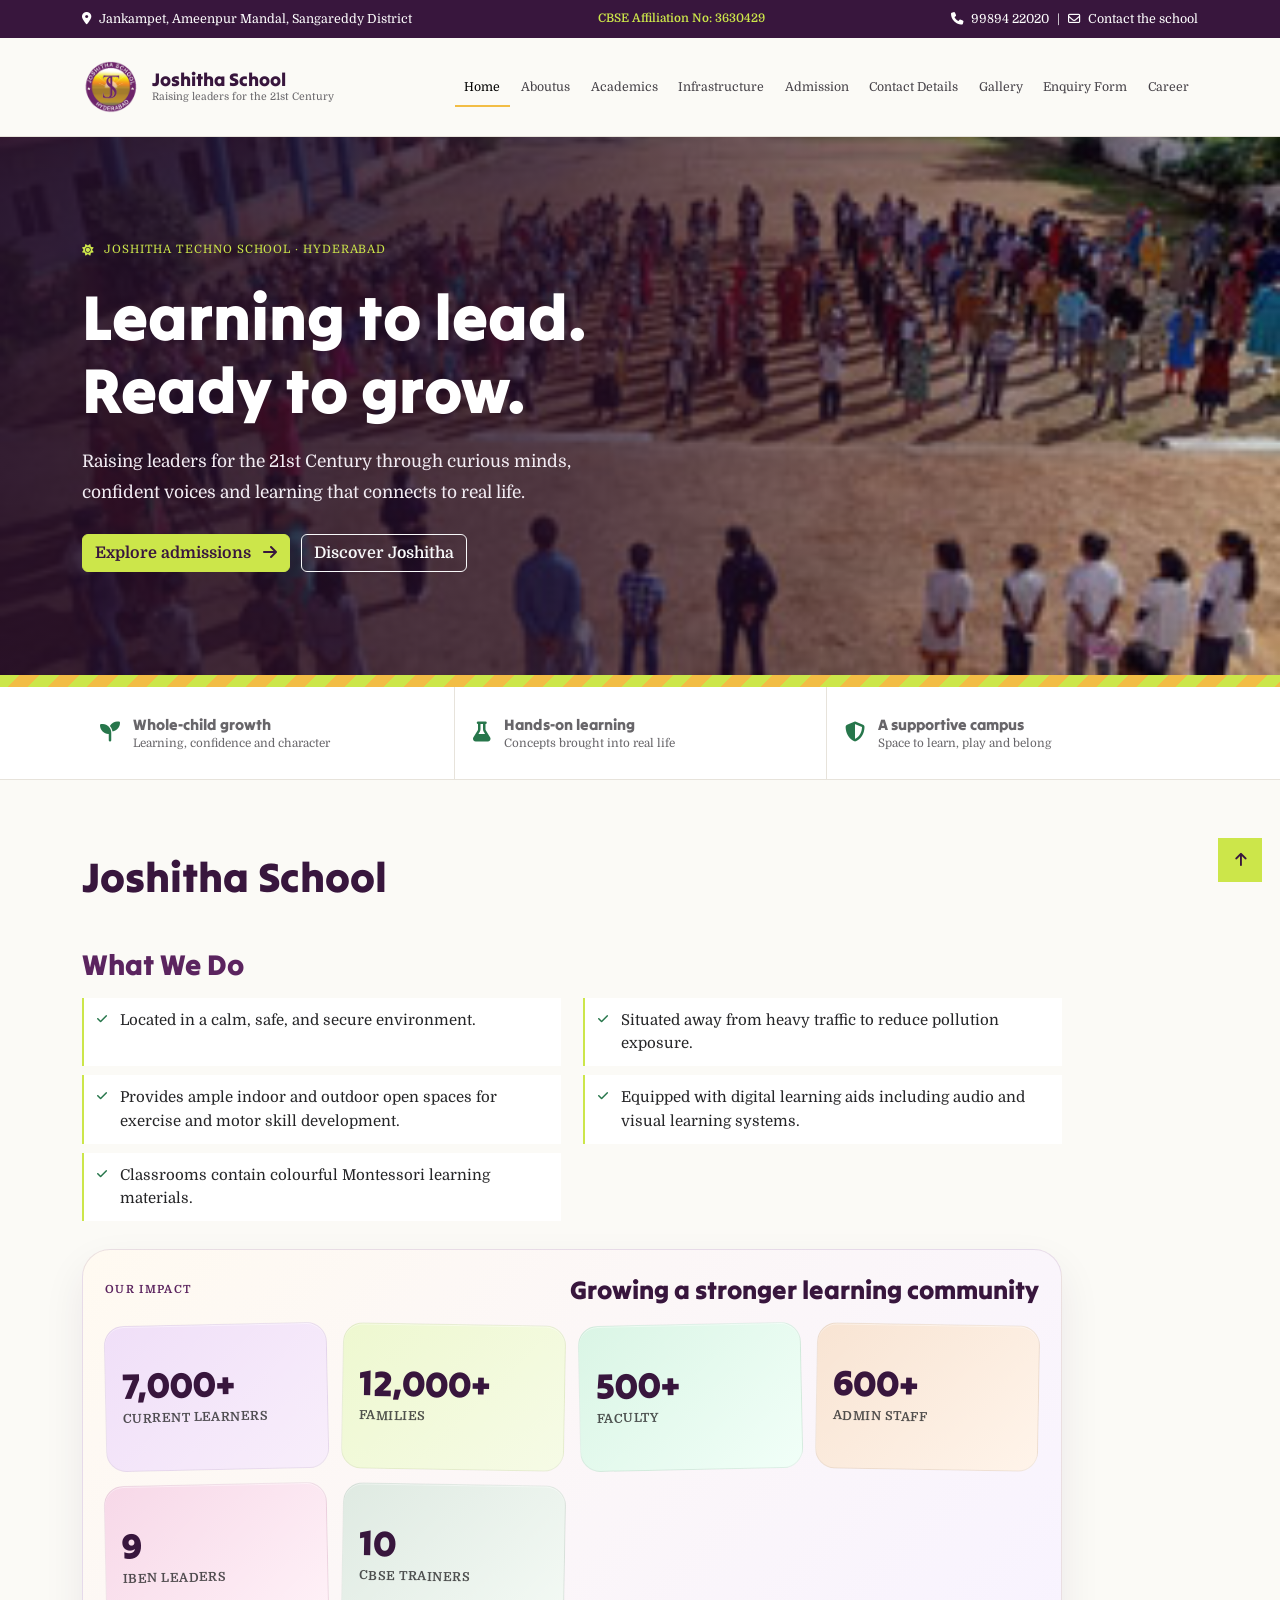
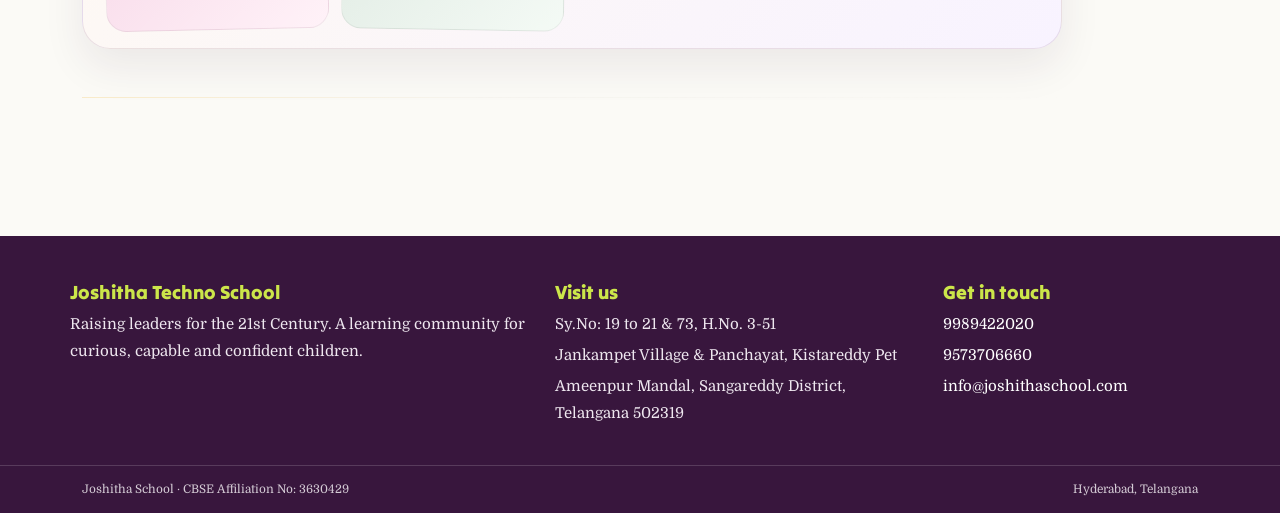
<file: index.html>
<!doctype html>
<html lang="en">
<head>
  <meta charset="utf-8">
  <meta name="viewport" content="width=device-width, initial-scale=1">
  <meta name="theme-color" content="#5b245f">
  <meta name="description" content="Joshitha Techno School, Hyderabad: learning, leadership and a safe, supportive campus from pre-primary to Grade 8.">
  <title>Joshitha School | Raising leaders for the 21st Century</title>
  <meta http-equiv="refresh" content="0; url=home.html">
  <link rel="preconnect" href="https://fonts.googleapis.com">
  <link rel="preconnect" href="https://fonts.gstatic.com" crossorigin>
  <link href="https://fonts.googleapis.com/css2?family=Domine:wght@400;500;600;700&family=Tilt+Warp&display=swap" rel="stylesheet">
  <link href="https://cdn.jsdelivr.net/npm/bootstrap@5.3.8/dist/css/bootstrap.min.css" rel="stylesheet">
  <link href="https://cdnjs.cloudflare.com/ajax/libs/font-awesome/6.7.2/css/all.min.css" rel="stylesheet">
  <style>
    :root {
      --plum: #5b245f;
      --plum-dark: #38163d;
      --leaf: #27764b;
      --lime: #cce64a;
      --sun: #f2bd45;
      --ink: #252527;
      --muted: #68666a;
      --paper: #fbfaf6;
      --line: #e7e3db;
      --display: "Tilt Warp", Georgia, serif;
      --body: "Domine", Georgia, serif;
    }
    * { box-sizing: border-box; }
    html { scroll-behavior: smooth; }
    body { margin: 0; color: var(--ink); background: var(--paper); font-family: var(--body); font-size: 15px; line-height: 1.8; }
    h1, h2, h3, h4, .brand-name { font-family: var(--display); font-weight: 400; line-height: 1.15; }
    a { color: var(--plum); }
    .topline { background: var(--plum-dark); color: #fff; font-size: .78rem; }
    .topline a { color: #fff; text-decoration: none; }
    .topline-inner { min-height: 38px; display: flex; align-items: center; justify-content: space-between; gap: 18px; }
    .site-nav { position: sticky; top: 0; z-index: 1020; background: rgba(251,250,246,.97); border-bottom: 1px solid var(--line); backdrop-filter: blur(12px); }
    .nav-inner { min-height: 82px; }
    .brand { display: inline-flex; align-items: center; gap: 12px; text-decoration: none; color: var(--plum-dark); }
    .brand img { width: 58px; height: 58px; object-fit: contain; }
    .brand-name { display: block; font-size: 1.15rem; }
    .brand-caption { display: block; color: var(--muted); font-size: .65rem; line-height: 1.4; }
    .navbar-nav { gap: 2px; }
    .nav-link { color: #454147; font-size: .77rem; padding: .55rem .58rem !important; white-space: nowrap; }
    .nav-link:hover, .nav-link.active { color: var(--plum); }
    .nav-link.active { box-shadow: inset 0 -2px var(--sun); }
    .navbar-toggler { border-color: var(--line); }
    .hero { position: relative; min-height: 550px; display: grid; align-items: center; overflow: hidden; background: var(--plum-dark); color: #fff; }
    .hero::before { content: ""; position: absolute; inset: 0; background: linear-gradient(90deg, rgba(35,14,39,.91) 0%, rgba(35,14,39,.74) 43%, rgba(35,14,39,.12) 100%), url("images/teaching/playgroud.jpg") center 46% / cover; }
    .hero::after { content: ""; position: absolute; inset: auto 0 0; height: 12px; background: repeating-linear-gradient(135deg, var(--lime) 0 14px, var(--sun) 14px 28px); }
    .hero-copy { position: relative; z-index: 1; max-width: 700px; padding: 80px 0 96px; animation: arrive .7s ease-out both; }
    .eyebrow { display: inline-flex; align-items: center; gap: 9px; color: var(--lime); font-size: .72rem; text-transform: uppercase; letter-spacing: .08em; }
    .hero h1 { margin: 18px 0; font-size: clamp(2.9rem, 5vw, 5.4rem); }
    .hero-quote { max-width: 540px; margin-bottom: 26px; font-size: 1.08rem; color: #f2ecf3; }
    .hero-actions { display: flex; flex-wrap: wrap; gap: 11px; }
    .btn-school { --bs-btn-color: var(--plum-dark); --bs-btn-bg: var(--lime); --bs-btn-border-color: var(--lime); --bs-btn-hover-color: var(--plum-dark); --bs-btn-hover-bg: #d9ed78; --bs-btn-hover-border-color: #d9ed78; font-weight: 700; }
    .btn-outline-light { font-weight: 600; }
    .intro-strip { position: relative; z-index: 1; background: #fff; border-bottom: 1px solid var(--line); }
    .intro-item { display: flex; align-items: center; gap: 13px; min-height: 92px; padding: 15px 18px; }
    .intro-item + .intro-item { border-left: 1px solid var(--line); }
    .intro-icon { color: var(--leaf); font-size: 1.25rem; }
    .intro-item strong { display: block; font-family: var(--display); font-size: .95rem; }
    .intro-item span:last-child { display: block; color: var(--muted); font-size: .73rem; line-height: 1.4; }
    main { min-height: 60vh; }
    .page-view { padding: 74px 0 90px; animation: arrive .36s ease-out both; }
    .page-view[hidden] { display: none !important; }
    .page-heading { margin-bottom: 38px; padding-bottom: 20px; border-bottom: 1px solid var(--line); }
    .page-heading h2 { margin: 0; color: var(--plum); font-size: 2.6rem; }
    .page-heading::after { content: ""; display: block; width: 66px; height: 5px; margin-top: 16px; background: var(--sun); }
    .content-flow { max-width: 980px; }
    .content-flow h1 { margin: 0 0 23px; color: var(--plum-dark); font-size: 2.6rem; }
    .content-flow h2 { margin: 46px 0 17px; color: var(--plum); font-size: 1.8rem; }
    .content-flow h3 { margin: 32px 0 12px; color: var(--leaf); font-size: 1.35rem; }
    .content-flow h4 { margin: 24px 0 10px; color: var(--plum); font-size: 1.08rem; }
    .content-flow p { margin: 0 0 16px; max-width: 860px; }
    .content-flow ul { margin: 0 0 22px; padding: 0; list-style: none; display: grid; grid-template-columns: repeat(2, minmax(0, 1fr)); gap: 9px 22px; }
    .content-flow li { position: relative; padding: 11px 13px 11px 36px; border-left: 2px solid var(--lime); background: #fff; line-height: 1.55; }
    .content-flow li::before { content: "\f00c"; position: absolute; left: 13px; top: 13px; color: var(--leaf); font-family: "Font Awesome 6 Free"; font-size: .72rem; font-weight: 900; }
    .content-flow li a { font-weight: 600; text-decoration-thickness: 1px; text-underline-offset: 3px; }
    .content-flow li a::after { content: "\f08e"; margin-left: 7px; font-family: "Font Awesome 6 Free"; font-size: .7rem; }
    .page-break { height: 1px; margin: 48px 0; border: 0; background: linear-gradient(90deg, var(--sun), var(--line) 40%, transparent); }
    .feature-band { margin: 44px 0; padding: 34px; color: #fff; background: var(--leaf); display: grid; grid-template-columns: 1fr auto; align-items: center; gap: 20px; }
    .feature-band h3 { margin: 0 0 8px; color: #fff; }
    .feature-band p { margin: 0; }
    .feature-band .btn { white-space: nowrap; }
    .gallery-grid { display: grid; grid-template-columns: repeat(4, 1fr); gap: 14px; }
    .gallery-card { margin: 0; overflow: hidden; background: #fff; border: 1px solid var(--line); }
    .gallery-card img { display: block; width: 100%; aspect-ratio: 4 / 3; object-fit: cover; transition: transform .35s ease; }
    .gallery-card:hover img { transform: scale(1.035); }
    .gallery-card figcaption { padding: 10px 12px; color: var(--plum-dark); font-size: .8rem; }
    .enquiry-layout { display: grid; grid-template-columns: .8fr 1.2fr; gap: 42px; align-items: start; }
    .enquiry-note { padding: 28px; color: #fff; background: var(--plum); }
    .enquiry-note h3 { margin: 0 0 14px; color: var(--lime); }
    .enquiry-note a { color: white; }
    .form-label { font-size: .82rem; font-weight: 600; }
    .form-control, .form-select { border-color: #d8d3cc; border-radius: 2px; font-family: var(--body); font-size: .9rem; }
    .form-control:focus, .form-select:focus { border-color: var(--plum); box-shadow: 0 0 0 .2rem rgba(91,36,95,.12); }
    .site-footer { color: #eee7ef; background: var(--plum-dark); }
    .footer-main { padding: 45px 0 34px; }
    .footer-main h2 { color: var(--lime); font-size: 1.2rem; }
    .footer-main a { color: #fff; text-decoration: none; }
    .footer-main a:hover { text-decoration: underline; }
    .footer-bottom { padding: 13px 0; border-top: 1px solid rgba(255,255,255,.16); color: #d4cbd5; font-size: .74rem; }
    .back-top { position: fixed; right: 18px; bottom: 18px; z-index: 10; width: 44px; height: 44px; border: 0; color: var(--plum-dark); background: var(--lime); }
    @keyframes arrive { from { opacity: 0; transform: translateY(10px); } to { opacity: 1; transform: translateY(0); } }
    @media (max-width: 1199.98px) { .nav-link { font-size: .71rem; padding-inline: .38rem !important; } }
    @media (max-width: 991.98px) {
      .navbar-collapse { padding: 8px 0 16px; }
      .navbar-nav { display: grid; grid-template-columns: repeat(3, 1fr); }
      .nav-link { padding: 9px 10px !important; border-bottom: 1px solid var(--line); font-size: .78rem; }
      .nav-link.active { box-shadow: inset 3px 0 var(--sun); }
      .hero { min-height: 500px; }
      .intro-item { min-height: 82px; }
    }
    @media (max-width: 767.98px) {
      body { font-size: 14px; }
      .topline-inner { justify-content: center; min-height: 34px; }
      .topline .topline-address { display: none; }
      .nav-inner { min-height: 70px; }
      .brand img { width: 49px; height: 49px; }
      .brand-name { font-size: 1rem; }
      .brand-caption { font-size: .59rem; }
      .hero { min-height: 490px; }
      .hero::before { background: linear-gradient(90deg, rgba(35,14,39,.9), rgba(35,14,39,.63)), url("images/teaching/playgroud.jpg") center / cover; }
      .hero-copy { padding: 66px 0 78px; }
      .hero h1 { font-size: 3.25rem; }
      .hero-quote { font-size: .95rem; }
      .intro-item { padding: 12px 7px; gap: 8px; }
      .intro-icon { font-size: 1rem; }
      .intro-item strong { font-size: .78rem; }
      .intro-item span:last-child { font-size: .64rem; }
      .page-view { padding: 52px 0 65px; }
      .page-heading { margin-bottom: 28px; }
      .page-heading h2 { font-size: 2.05rem; }
      .content-flow h1 { font-size: 2.1rem; }
      .content-flow h2 { margin-top: 36px; font-size: 1.55rem; }
      .content-flow ul { grid-template-columns: 1fr; gap: 7px; }
      .feature-band { grid-template-columns: 1fr; padding: 25px; }
      .feature-band .btn { justify-self: start; }
      .gallery-grid { grid-template-columns: repeat(2, 1fr); gap: 10px; }
      .gallery-card figcaption { padding: 8px; font-size: .72rem; }
      .enquiry-layout { grid-template-columns: 1fr; gap: 24px; }
      .footer-main > .row { margin-left: 0; margin-right: 0; }
    }
    @media (max-width: 420px) {
      .navbar-nav { grid-template-columns: repeat(2, 1fr); }
      .intro-item { align-items: flex-start; flex-direction: column; gap: 5px; }
      .hero h1 { font-size: 2.8rem; }
      .gallery-grid { grid-template-columns: 1fr 1fr; }
    }
    @media (prefers-reduced-motion: reduce) { *, *::before, *::after { scroll-behavior: auto !important; animation-duration: .01ms !important; transition-duration: .01ms !important; } }
  </style>
</head>
<body>
  <div class="topline">
    <div class="container topline-inner">
      <span class="topline-address"><i class="fa-solid fa-location-dot me-2" aria-hidden="true"></i>Jankampet, Ameenpur Mandal, Sangareddy District</span>
      <span><a href="tel:9989422020"><i class="fa-solid fa-phone me-2" aria-hidden="true"></i>99894 22020</a><span class="mx-2">|</span><a href="mailto:info@joshithaschool.com"><i class="fa-regular fa-envelope me-2" aria-hidden="true"></i>Contact the school</a></span>
    </div>
  </div>
  <nav class="navbar navbar-expand-lg site-nav" aria-label="Main navigation">
    <div class="container nav-inner">
      <a class="brand" href="#home" data-page="home" aria-label="Joshitha School home">
        <img src="images/logo.png" alt="Joshitha School emblem">
        <span><span class="brand-name">Joshitha School</span><span class="brand-caption">Raising leaders for the 21st Century</span></span>
      </a>
      <button class="navbar-toggler" type="button" data-bs-toggle="collapse" data-bs-target="#schoolNav" aria-controls="schoolNav" aria-expanded="false" aria-label="Toggle navigation"><span class="navbar-toggler-icon"></span></button>
      <div class="collapse navbar-collapse justify-content-end" id="schoolNav">
        <ul class="navbar-nav align-items-lg-center" id="navigation-links"></ul>
      </div>
    </div>
  </nav>
  <header class="hero" id="home-hero">
    <div class="container">
      <div class="hero-copy">
        <span class="eyebrow"><i class="fa-solid fa-sun" aria-hidden="true"></i> Joshitha Techno School · Hyderabad</span>
        <h1>Learning to lead.<br>Ready to grow.</h1>
        <p class="hero-quote">Raising leaders for the 21st Century through curious minds, confident voices and learning that connects to real life.</p>
        <div class="hero-actions"><a class="btn btn-school" href="#admission" data-page="admission">Explore admissions <i class="fa-solid fa-arrow-right ms-2" aria-hidden="true"></i></a><a class="btn btn-outline-light" href="#about-us" data-page="about-us">Discover Joshitha</a></div>
      </div>
    </div>
  </header>
  <div class="intro-strip" id="intro-strip">
    <div class="container"><div class="row g-0">
      <div class="col-4 intro-item"><span class="intro-icon"><i class="fa-solid fa-seedling" aria-hidden="true"></i></span><span><strong>Whole-child growth</strong><span>Learning, confidence and character</span></span></div>
      <div class="col-4 intro-item"><span class="intro-icon"><i class="fa-solid fa-flask" aria-hidden="true"></i></span><span><strong>Hands-on learning</strong><span>Concepts brought into real life</span></span></div>
      <div class="col-4 intro-item"><span class="intro-icon"><i class="fa-solid fa-shield-halved" aria-hidden="true"></i></span><span><strong>A supportive campus</strong><span>Space to learn, play and belong</span></span></div>
    </div></div>
  </div>
  <main id="site-content" class="container"></main>
  <footer class="site-footer">
    <div class="container footer-main"><div class="row g-4">
      <div class="col-md-5"><h2>Joshitha Techno School</h2><p class="mb-0">Raising leaders for the 21st Century. A learning community for curious, capable and confident children.</p></div>
      <div class="col-md-4"><h2>Visit us</h2><p class="mb-1">Sy.No: 19 to 21 &amp; 73, H.No. 3-51</p><p class="mb-1">Jankampet Village &amp; Panchayat, Kistareddy Pet</p><p class="mb-1">Ameenpur Mandal, Sangareddy District, Telangana 502319</p></div>
      <div class="col-md-3"><h2>Get in touch</h2><p class="mb-1"><a href="tel:9989422020">9989422020</a></p><p class="mb-1"><a href="tel:9573706660">9573706660</a></p><p class="mb-0"><a href="mailto:info@joshithaschool.com">info@joshithaschool.com</a></p></div>
    </div></div>
    <div class="footer-bottom"><div class="container d-flex flex-wrap justify-content-between gap-2"><span>Joshitha School · CBSE Affiliation No: 3630429</span><span>Hyderabad, Telangana</span></div></div>
  </footer>
  <button class="back-top" type="button" aria-label="Back to top" title="Back to top"><i class="fa-solid fa-arrow-up" aria-hidden="true"></i></button>

  <script id="content-source" type="text/plain">
-Joshitha School

--What We Do
Located in a calm, safe, and secure environment.
Situated away from heavy traffic to reduce pollution exposure.
Provides ample indoor and outdoor open spaces for exercise and motor skill development.
Equipped with digital learning aids including audio and visual learning systems.
Classrooms contain colourful Montessori learning materials.

---Contact Details
Address:
Sy.No: 19 to 21 & 73, H.No. 3-51
Jankampet Village & Panchayat
Near Medical Device Park, Kistareddy Pet
Ameenpur Mandal, Sangareddy District
Telangana, India, PIN 502319
Phone: 9989422020, 9573706660
Email: info@joshithaschool.com
-----

::About us
-About us
--Aims and Objective
Provide the kind of environment best suited to the social development of the individual.
Develop basic mental abilities and skills and to help in the physical growth and proficiency in games.
Enable students to develop the qualities of leadership, self-confidence and self respect.
To help learn how to establish good human relationships, imbibe virtues of moral courage, social discipline and to acquire economic understanding.
Develop the all round personality and bring out the best of the student.
Conversation in English only, so as to develop confidence and communication skills.
To encourage the students to take responsibility for their own actions and behaviour.
To help us to achieve our goals, parents are welcome to meet the principal, and the teachers on a regular basis to discuss problems relating to academics and offer their valuable suggestions.

--A word by the Director
In the twenty first century we are facing a society, where knowledge is at the pivotal place. Knowledge to develop cognitive, intellectual, emotional and physical aspect of pupils. A development which would make leaders in their own chosen fields. Technology is the making, usage and knowledge of tools, machines, techniques to solve a problem. Technology has affected society and its surroundings in a number of ways. There is no doubt technology has become heavily integrated into our everyday lives.

At Joshitha, I have made every attempt to integrate technology in classrooms. Here the skills and learning is put to practical use. The delivery of the knowledge through technological mediums is in a much more interactive and creative manner resulting in a shift from ‘memorize to understanding’.

I also believe in raising the children to be leaders but not followers. The curriculum is designed to develop the leadership skills, giving children the vision and skill sets to see opportunities and to embrace the challenges of life with optimism.
MR. M. RAVI KUMAR
Director
Joshitha Techno School

--Teaching Methodology

---Stuctured syllabus
Activity (Concept) Based, Project Oriented and How to apply concept in real time

XSEED CBSE SYLLABUS – Hands on experience.

Assessments and Exams pattern we followed as per CBSE

Children should be evaluating throughout the year through CCE

DIGITAL CLASSES – Tata Classedge – Visual representation of the concept.

Digital Language Lab from Orell – Emphasis on Strong Communication Skills & Leadership qualities through the concepts like Phonetics, Spelling Strategies, Build a Sentence, Group discussions, Debates….etc.

---Real time Activities
Computer, Maths, Science Labs – For Practical Experience

Library hours to expose reading skills.

ABACUS – to improve fast calculations, overall brain development and build self confidence.

Encouraging Neat cursive and legible hand writing.

Ideal Student Teacher Ratio.

Well qualified and experienced team of educators

Parent seminars, regular PTMs and orientations.

---Extra Curricular Activities
Co Curricular Activities like Elocution, Poem Recitation, Storytelling, Essay Writing, Word Building, Slogan Writing, Spell Bee, Role Play, Card Making, Poster Making…..etc.

Extra Co Curricular Activities like Karate, Dance and Music.

Indoor Games-Chess, Caroms and Table Tennis.

Playground for games and Sports

Celebrations of All festivals and National Days

Educational field trips and Excursions

Affordable Fee structure

Transport Facility Available

-----
::Academics
-CBSE Mandatory data
--Section B
CBSE Affiliation
Society Registered Document
NOC
Recognition Certificate
Building Safety
Fire Certificate
Self Certificate
Sanitary Certificate
Land Certificate
Lease Deed
Land Registration Document 1
Land Registration Document 2
Mandatory Public Disclosure
APPENDIX-IX
Infrasturcture

--Section C-D-E
Fee Structure
Academic Calendar
SMC
PTA
Result
Details of Teachers
Details of Infrastructure

--Others
Student Details
Self Affidavit of School
Teachers Training Programs
Circular
Curriculum
School Annual Report
Sexual Harassment Committee
Grievance Committee
List of Books Used
Transfer Certificate
Audit Report 2021 - 2022
Audit Report 2022 - 2023
Audit Report 2023 - 2024
Address of School & Authorities
Declaration

-----
::Infrastructure
-Campus Facilities
--About Campus
We currently operate at Janakampet in Hyderabad. Our campus is equipped with state of the art facilities and infrastructure that support the educational program we provide.

Our campus covers two acres. It includes grades from pre-primary till Grade 8. The school has all the required amenities like science laboratories, computer labs, libraries, art and craft room, music room, clinic, Multipurpose hall and staff-rooms in addition to state-of-the-art classrooms. We also have a football field, a basketball court, a 200m running track and a separate playground for our primary school children. The campus also boasts a large variety of sustainably maintained fruit and flowering plants such as papaya, tamarind, bananas, guavas etc.

---Accessibility:
Since the inception of this institution, Joshitha has ensured that its campus supports and meets the needs of individuals with physical disabilities. The campus has been improved to allow students with physical disabilities to take full advantage of the education, facilities and services provided. In addition, Joshitha supports the education of students with mental disabilities as well. We have Special Needs teachers and facilities to ensure that every child is included and supported in the educational process.

--Sports
Sports are a positive aid to educational development and imperative for the formation of a sense of self-esteem in an individual. Every student is an ambassador of the true spirit of Joshitha – on and off the field. Our school has sprawling grounds, giving a chance to nurture our students in fresh air and sunshine. We offer various sports under the guidance of experts from respective fields. Year after year our students have excelled in many sport meets and competitions, bringing laurels and glory to our school.

Sporting facilities include:
Outdoor
One Kho-kho Court
One kabadi Court
One Volleyball Court
One Basket Ball Court
One Half size Football Court
One Tennis and Shuttle Court
Roller-skating
Indoor
Chess & Carrom-board
Yoga
Martial arts
Multi-utility Hall

--Infirmary
The school has an infirmary for the care of the infirm, sick or injured students who are given first-aid and taken care of. In Infirmary with lots, first aid kit is available to those students who fall sick during school hours till the time the parents take them home.

--Multipurpose hall
We have spacious multipurpose area with updated technology where our students display their talents. Many of our programmes, guest lectures and professional development trainings are held in these halls.

--Open Air Auditorium
Our open-air Auditorium serves as the stage for the many student-run productions and events hosted by the school. The auditorium is equipped with the latest in sound and lighting technology to provide our students with the best platform to showcase their abilities.

--Green Initiatives
At Joshitha, students regularly interact with our fresh, green garden spaces. The free area in school has been efficiently used to plant various crops, including sustainably maintained papaya, tamarind, bananas, guavas and a large variety of flowering plants, allowing students to observe a variety of plants in the same environment. These plants are also neatly tagged with their common name and botanical name, allowing our students to relate what they see with their classroom learning.

---Student PARTICIPATION
Students are also encouraged to actively participate in maintaining our school garden, by allowing them to plant crops, think of innovative ways to plant plants in recyclable material like old tires or plastic bottles, and also encourage their peers and juniors to be more aware of their environment and will them to participate in keeping their school clean and green.

Moreover, green spaces tend to attract various butterflies and birds, allowing our students to observe this ecosystem and stay connected with nature. Having a green environment in school helps keep both our teachers and students to keep a fresh mind and stay active.

-----

-Academic Infrastructure

--Digital Class Rooms
The school has a teaching tool that’s known for its creative, imaginative and innovative approach that make learning engrossing, inspiring and interesting. To make learning proactive and interactive, teachers make use of a Technologically advanced version of Digital boards in Classrooms. These interactive teaching sessions help in enabling better focus and attention to what is being taught in the class, making a dry subject interesting.

Equipped with the latest High-end Smartboards we add more life everyday lessons. Built in tools enhance the teaching – learning process. Textbooks and subject digital content are loaded onto the Smartboard so as to be accessible within the classroom. Smartboard technology caters to different learning styles with students demonstrating increased motivation leading to increased participation in class.

--Library
The library plays an integral part in the delivery of the curricular program. It provides supporting material for learning in the classrooms and help(s) teach skills required by the students to become literate(intellectual), informed, and able to face the world.
Our library is equipped with more than 2,000 books from different publishers and offering adequate reading space. The use of latest technologies, ensures smooth flow of processes. Our children are given the opportunity to choose from a range of authors, genres and periodicals.
The books in the library cover a wide range of Subjects, from Fiction, Biographies, Encyclopaedias, Science and Crafts. New Journals and books get added regularly to upgrade the present stocks.

--Maths Lab
Math lab helps the students in terms of learning, interest development, confidence development and subject effectiveness. The Math lab curriculum provides an opportunity for students to discover mathematics through doing. Math teachers allow students take interest to understand mathematical facts practically through model, continue work on the tasks and teachers help as and when they are stuck.

--Science Lab
Science is essentially a practical subject which emphasizes on experimental work and learning by doing. Experiments carried in our school laboratories are an integral part of the teaching and learning process of the subject. The students are encouraged to test theories prove concepts and validate hypotheses. It helps students to remember the concepts better.

The school has separate labs for Physics, Chemistry, Biology, and Home Science. The labs are well equipped with the latest equipments, specimens, chemicals / reagents and appliances. It is here that the skills, aptitudes and abilities are sharpened and the students know how to apply practically the knowledge they have gained.

---PHYSICS LAB
The Physics lab allows for a complete practical experience in kinematics to electricity.

---CHEMISTRY LAB
From titrations to deducing boiling points, our Chemistry lab is the perfect place for every experiment. We have a range of chemicals used for a variety of experiments and practical work.

---BIOLOGY LAB
The Biology lab allows students to examine and investigate the wonders of life. With microscopes and specimens (both plant and animal), students can explore, experiment and discover the wonders of nature beyond the classroom.

----SAFETY IS OUR PRIORITY
All students wear lab coats, goggles and gloves when handling chemicals, furthermore, no experiments are conducted without the supervision of a professional. In addition, safety posters are displayed in all labs to ensure an educational and safe experience when dealing with equipment and chemicals.

--Computer (ICT) Lab
While teaching children the importance of mind power, we train them for the effective use of computers to enhance their performance and to optimize their learning potential. We follow the functional approach in computer training which can enliven the subjects and enable the children to explore the concepts in a virtual environment.

The Campus is well equipped modern computing facilities for more than 30 students and teachers at a time. Our computers are state of the art and include all the necessary software for students to utilize during their classes.

Furthermore, our computers are safe and allow internet access only for educational purposes. In addition, the labs are only used under the strict supervision of a teacher.

--Language (ASL) Lab
Language is a medium of communication. During ASL, the learners are taken through a course wherein listening and speaking are taught as skills in the classroom sessions. To improve the students' use language effectively, expand their vocabulary, and enunciate words, teachers conduct Assessment of Speaking and Listening at regular intervals of time.

--Art and Craft Lab
Art & Craft classes are conducted by experienced faculty in well designed & spacious room. Through this platform, students gain knowledge to create artistic pieces by exploring their creative imaginations.

--Dance & Music
Music is a vital part of education here at Joshitha and we ensure that students get an opportunity to play and enjoy all forms of music. Our music room includes instruments that students can play during music classes or club classes. The Music room is used as a place for students to practice and play their preferred instruments. Students who choose to be part of the Music Club may also bring their own instruments. Our instruments include a complete drum kit, keyboards, and guitars (both acoustic and electric), among others.

-----
-Safety & Support Services
--Transport
Our School has provides transport facilities for those that wish to avail them. The buses are safe and comfortable. To ensure safety and punctuality every bus is supervised by a teacher or a bus attendant accompanied by an ayamma. Students may also choose to use their own transport for return and drop.

--Security
To ensure the safety and security of our students, our buses are equipped with GPS tracking units that help us track their locations and ensure that the speed of the vehicle is within the permitted speed limit.
The campus is under 24x7 CCTV surveillance, which is monitored by dedicated staff members.
Our supporting staff and security guards are made familiar with first aid procedures and emergency response procedures.

-----
::Admission

-Age Criteria
Student age should be
Playgroup → 1 years 6 Months
Nursery → 2 years 6 Months
LKG → 3 years 6 Months
UKG → 4 years 6 Months
Grade I → 5 years 6 Months
Grade II → 6 years 6 Months
Grade III → 7 years 6 Months
Grade IV → 8 years 6 Months
Grade V → 9 years 6 Months
Grade VI → 10 years 6 Months
Grade VII → 11 years 6 Months
Grade VIII → 12 years 6 Months
Grade IX → 13 years 6 Months
Grade X → 14 years 6 Months


-Admission Process
--Stage 1
Visit the School
Fill the enquiry form.
Take a tour of the school
Meet with Academic team to discuss about Curriculum and Teaching Methodologies.
Collect the Fee structure from Councilor.

--Stage 2
Academic Aptitude Test: The written test comprises English, Mathematics and EVS/Science
Interview with student
Interaction with Parents

--Stage 3
Collect the Admission application form, from the Councilor.
Submit the Admission form with necessary documents.
Six passport size photographs and two stamp size photographs of the student. Parents One Each Photograph.
Certified copy of School Report of the previous academic year
One certified copy of Child's Birth Certificate.
Copy of the T.C. (If possible).



-----
::Contact Details
---Address:
Sy.No: 19 to 21 & 73, H.No. 3-51
Jankampet Village & Panchayat
Near Medical Device Park, Kistareddy Pet
Ameenpur Mandal, Sangareddy District
Telangana, India, PIN 502319
Phone: 9989422020, 9573706660
Email: info@joshithaschool.com

-----
::Gallery

-----
::Enquiry Form
Student Name
Father Name
Contact Number
Date of birth
Class
Comments
-----
::Career

-Career Opportunities

Vice Principal PG with B.Ed. 3 to 5 years of teaching and administrative experience in CBSE Schools.
Primary School Teachers(All Subjects) PG / Graduate with B.Ed. and 2 to 4 years of experience.
Secondary School Teachers(All Subjects) PG / Graduate with B.Ed./M.Ed. and 2 to 4 years of experience.
Front Office Counsellor PG / Graduate with B.Ed./M.Ed. and 2years experience in school.
Counsellor B.A / M.A (Psychology) with 1-2 years experience in school.
DTP Operator(English, Telugu & Hindi) Graduates with Experience in Corel Draw, Photoshop, Page Maker, MS Office...etc
Drivers Minimum 3 years experience in school field.
Send your resume to email : joshithatechnoschool@gmail.com
-----
  </script>
  <script>
    const source = document.getElementById("content-source").textContent.trim();
    const siteContent = document.getElementById("site-content");
    const navigation = document.getElementById("navigation-links");
    const documentAliases = {
      "cbse affiliation": "CBSE-Affiliation-Letter.pdf",
      "recognition certificate": "Recognition.pdf",
      "sanitary certificate": "Health-Sanitation.pdf",
      "self certificate": "SELF-CERTIFICATE.pdf",
      "appendix ix": "Mandatory-Public-Disclosure.pdf",
      "infrasturcture": "Details-of-Infrastructure.pdf",
      "result": "RESULT.pdf",
      "audit report 2021 2022": "Audit-Report-2021-2022.pdf",
      "audit report 2022 2023": "Audit-Report-2022-2023.pdf",
      "audit report 2023 2024": "Audit-Report-2023-2024.pdf"
    };
    const documents = [
      "Society-Registered-Document.pdf", "NOC.pdf", "Building-Safety.pdf", "Fire-Certificate.pdf",
      "Land-Certificate.pdf", "Lease-Deed.pdf", "Land-Registration-Document-1.pdf",
      "Land-Registration-Document-2.pdf", "Mandatory-Public-Disclosure.pdf", "Fee-Structure.pdf",
      "Academic-Calendar.pdf", "SMC.pdf", "PTA.pdf", "Details-of-Teachers.pdf",
      "Details-of-Infrastructure.pdf", "Student-Details.pdf", "Self-Affidavit-of-School.pdf",
      "Teachers-Training-Programs.pdf", "Circular.pdf", "Curriculum.pdf", "School-Annual-Report.pdf",
      "Sexual-Harassment-Committee.pdf", "Grievance-Committee.pdf", "List-of-Books-Used.pdf",
      "Transfer-Certificate.pdf", "Address-of-School-and-Authorities.pdf", "Declaration.pdf",
      "Recognition.pdf", "Health-Sanitation.pdf", "SELF-CERTIFICATE.pdf",
      "CBSE-Affiliation-Letter.pdf", "Audit-Report-2021-2022.pdf", "Audit-Report-2022-2023.pdf",
      "Audit-Report-2023-2024.pdf", "Self-Affidavit-of-School.pdf"
    ];
    const normalize = (value) => value.toLowerCase().replace(/\.pdf$/, "").replace(/[^a-z0-9]/g, "");
    const documentByName = new Map(documents.map((file) => [normalize(file), file]));
    const galleryItems = [
      ["images/carousal/acrons.jpg", "Grade X results"],
      ["images/carousal/school-toppers.jpg", "School toppers"],
      ["images/carousal/subject-wise.jpg", "Subject-wise results"],
      ["images/carousal/xth-all-students.jpg", "Grade X students"],
      ["images/teaching/digital-classroom.jpg", "Digital classroom"],
      ["images/teaching/science-lab.jpg", "Science lab"],
      ["images/teaching/school-library.jpg", "School library"],
      ["images/teaching/dance.jpg", "Dance and music"]
    ];
    const slugify = (value) => value.toLowerCase().trim().replace(/[^a-z0-9]+/g, "-").replace(/^-|-$/g, "");
    let currentPage = null;
    let currentFlow = null;
    let currentBlock = [];
    let pages = [];

    function flushBlock() {
      if (!currentBlock.length || !currentFlow) return;
      const lines = currentBlock;
      currentBlock = [];
      if (lines.length > 1) {
        const list = document.createElement("ul");
        for (const line of lines) {
          const item = document.createElement("li");
          item.append(documentLink(line));
          list.append(item);
        }
        currentFlow.append(list);
        return;
      }
      const paragraph = document.createElement("p");
      paragraph.append(documentLink(lines[0]));
      currentFlow.append(paragraph);
    }

    function documentLink(label) {
      const fragment = document.createDocumentFragment();
      const cleanLabel = label.trim();
      const alias = documentAliases[cleanLabel.toLowerCase().replace(/[^a-z0-9]/g, " ").trim().replace(/\s+/g, " ")];
      const normalizedLabel = normalize(cleanLabel);
      const file = alias || documentByName.get(normalizedLabel);
      if (file) {
        const link = document.createElement("a");
        link.href = `pdf/${file}`;
        link.target = "_blank";
        link.rel = "noopener";
        link.textContent = cleanLabel;
        fragment.append(link);
      } else {
        fragment.append(document.createTextNode(cleanLabel));
      }
      return fragment;
    }

    function addHeading(level, text) {
      flushBlock();
      const heading = document.createElement(`h${level}`);
      heading.textContent = text.trim();
      currentFlow.append(heading);
    }

    for (const rawLine of source.split(/\r?\n/)) {
      const line = rawLine.trim();
      if (line.startsWith("::")) {
        flushBlock();
        const title = line.slice(2).trim();
        const id = slugify(title);
        const section = document.createElement("section");
        section.className = "page-view";
        section.id = id;
        section.hidden = true;
        section.setAttribute("aria-labelledby", `${id}-title`);
        const heading = document.createElement("div");
        heading.className = "page-heading";
        const titleElement = document.createElement("h2");
        titleElement.id = `${id}-title`;
        titleElement.textContent = title;
        heading.append(titleElement);
        const flow = document.createElement("div");
        flow.className = "content-flow";
        section.append(heading, flow);
        siteContent.append(section);
        currentPage = { id, title, section, flow };
        currentFlow = flow;
        pages.push(currentPage);
        const navItem = document.createElement("li");
        navItem.className = "nav-item";
        const navLink = document.createElement("a");
        navLink.className = "nav-link";
        navLink.href = `#${id}`;
        navLink.dataset.page = id;
        navLink.textContent = title === "About us" ? "Aboutus" : title;
        navItem.append(navLink);
        navigation.append(navItem);
        continue;
      }
      if (!currentPage) continue;
      if (!line) { flushBlock(); continue; }
      if (/^-----+$/.test(line)) {
        flushBlock();
        const divider = document.createElement("hr");
        divider.className = "page-break";
        currentFlow.append(divider);
        continue;
      }
      const headingMatch = line.match(/^(----|---|--|-)(?!-)(.*)$/);
      if (headingMatch) {
        addHeading(headingMatch[1].length === 4 ? 4 : headingMatch[1].length === 3 ? 3 : headingMatch[1].length === 2 ? 2 : 1, headingMatch[2]);
        continue;
      }
      currentBlock.push(line);
    }
    flushBlock();

    const galleryPage = pages.find((page) => page.id === "gallery");
    const gallery = document.createElement("div");
    gallery.className = "gallery-grid";
    for (const [src, caption] of galleryItems) {
      const figure = document.createElement("figure");
      figure.className = "gallery-card";
      const image = document.createElement("img");
      image.src = src;
      image.alt = caption;
      image.loading = "lazy";
      const figcaption = document.createElement("figcaption");
      figcaption.textContent = caption;
      figure.append(image, figcaption);
      gallery.append(figure);
    }
    galleryPage.section.querySelector(".content-flow").append(gallery);

    const enquiryPage = pages.find((page) => page.id === "enquiry-form");
    const formFlow = enquiryPage.section.querySelector(".content-flow");
    const formLayout = document.createElement("div");
    formLayout.className = "enquiry-layout";
    const note = document.createElement("aside");
    note.className = "enquiry-note";
    note.innerHTML = '<h3>Let’s start a conversation.</h3><p>Send us a note about your child and our school team will be in touch.</p><p class="mb-0"><i class="fa-solid fa-phone me-2" aria-hidden="true"></i><a href="tel:9989422020">9989422020</a></p>';
    const form = document.createElement("form");
    form.action = "mailto:info@joshithaschool.com";
    form.method = "post";
    form.enctype = "text/plain";
    form.className = "row g-3";
    const fields = [
      ["Student Name", "text", "student-name", true], ["Father Name", "text", "father-name", true],
      ["Contact Number", "tel", "contact-number", true], ["Date of birth", "date", "date-of-birth", false],
      ["Class", "text", "class", true]
    ];
    for (const [labelText, type, name, required] of fields) {
      const wrapper = document.createElement("div");
      wrapper.className = "col-sm-6";
      const label = document.createElement("label");
      label.className = "form-label";
      label.htmlFor = name;
      label.textContent = labelText;
      const input = document.createElement("input");
      input.className = "form-control";
      input.type = type;
      input.id = name;
      input.name = labelText;
      if (required) input.required = true;
      wrapper.append(label, input);
      form.append(wrapper);
    }
    const commentsWrap = document.createElement("div");
    commentsWrap.className = "col-12";
    const commentsLabel = document.createElement("label");
    commentsLabel.className = "form-label";
    commentsLabel.htmlFor = "comments";
    commentsLabel.textContent = "Comments";
    const comments = document.createElement("textarea");
    comments.className = "form-control";
    comments.id = "comments";
    comments.name = "Comments";
    comments.rows = 4;
    commentsWrap.append(commentsLabel, comments);
    form.append(commentsWrap);
    const submitWrap = document.createElement("div");
    submitWrap.className = "col-12";
    submitWrap.innerHTML = '<button class="btn btn-school" type="submit">Send enquiry <i class="fa-regular fa-paper-plane ms-2" aria-hidden="true"></i></button><p class="small text-secondary mt-2 mb-0">Your email application will open with your enquiry details ready to send.</p>';
    form.append(submitWrap);
    formLayout.append(note, form);
    formFlow.replaceChildren(formLayout);

    const homeLink = document.querySelector(".brand");
    homeLink.addEventListener("click", (event) => { event.preventDefault(); showPage("home"); });
    document.querySelectorAll("[data-page]").forEach((link) => {
      link.addEventListener("click", (event) => {
        event.preventDefault();
        showPage(link.dataset.page);
        const collapse = document.getElementById("schoolNav");
        if (collapse.classList.contains("show")) bootstrap.Collapse.getOrCreateInstance(collapse).hide();
      });
    });
    function showPage(id, updateHistory = true) {
      const page = pages.find((item) => item.id === id) || pages[0];
      for (const item of pages) item.section.hidden = item !== page;
      document.querySelectorAll(".nav-link[data-page]").forEach((link) => {
        const active = link.dataset.page === page.id;
        link.classList.toggle("active", active);
        if (active) link.setAttribute("aria-current", "page");
        else link.removeAttribute("aria-current");
      });
      document.getElementById("home-hero").hidden = page.id !== "home";
      document.getElementById("intro-strip").hidden = page.id !== "home";
      if (updateHistory && location.hash !== `#${page.id}`) history.pushState(null, "", `#${page.id}`);
      window.scrollTo({ top: 0, behavior: "smooth" });
    }
    window.addEventListener("popstate", () => showPage(location.hash.slice(1) || "home", false));
    showPage(location.hash.slice(1) || "home", false);
    document.querySelector(".back-top").addEventListener("click", () => window.scrollTo({ top: 0, behavior: "smooth" }));
  </script>
  <script src="https://cdn.jsdelivr.net/npm/bootstrap@5.3.8/dist/js/bootstrap.bundle.min.js"></script>
</body>
</html>
</file>
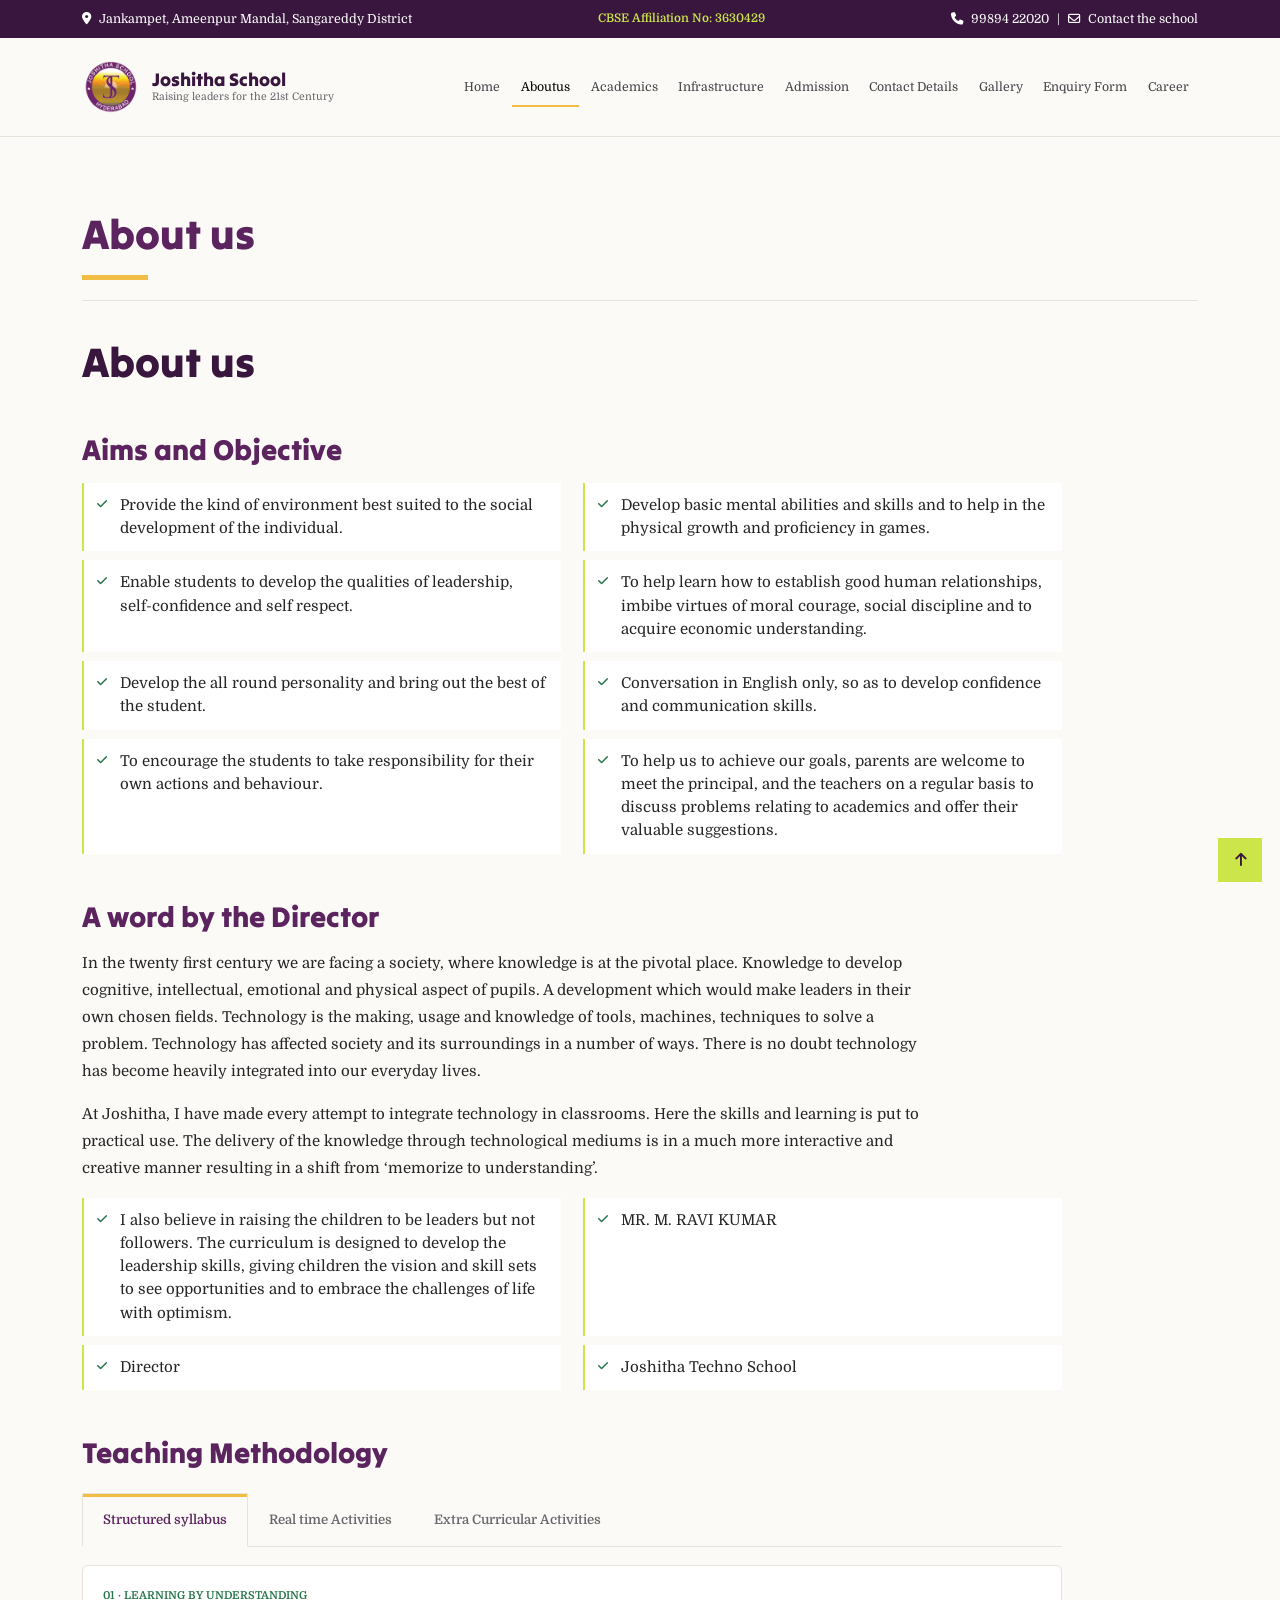
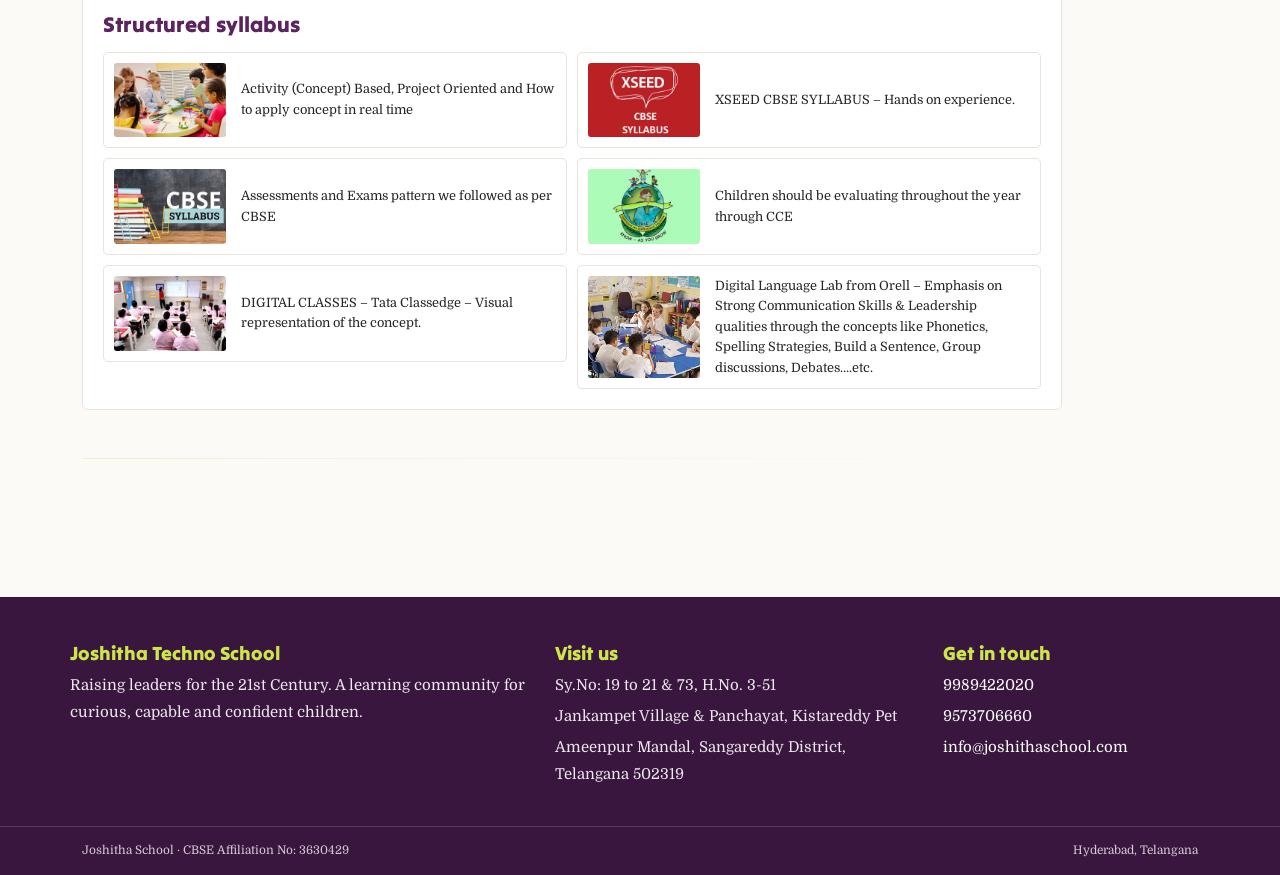
<file: aboutus.html>
<!doctype html>
<html lang="en">
<head>
  <meta charset="utf-8">
  <meta name="viewport" content="width=device-width, initial-scale=1">
  <meta name="theme-color" content="#5b245f">
  <meta name="description" content="Learn about Joshitha School's aims, leadership and teaching methodology.">
  <title>Aboutus | Joshitha School</title>
  <link rel="preconnect" href="https://fonts.googleapis.com">
  <link rel="preconnect" href="https://fonts.gstatic.com" crossorigin>
  <link href="https://fonts.googleapis.com/css2?family=Domine:wght@400;500;600;700&family=Tilt+Warp&display=swap" rel="stylesheet">
  <link href="https://cdn.jsdelivr.net/npm/bootstrap@5.3.8/dist/css/bootstrap.min.css" rel="stylesheet">
  <link href="https://cdnjs.cloudflare.com/ajax/libs/font-awesome/6.7.2/css/all.min.css" rel="stylesheet">
  <link href="site.css" rel="stylesheet">
</head>
<body data-page="about-us">
  <div id="site-shell"></div>
<main id="site-content" class="container">
  <section class="page-view" aria-labelledby="page-title">
    <div class="page-heading"><h2 id="page-title">About us</h2></div>
    <div class="content-flow">
      <h1>About us</h1>
      <h2>Aims and Objective</h2>
      <ul>
  <li>Provide the kind of environment best suited to the social development of the individual.</li>
  <li>Develop basic mental abilities and skills and to help in the physical growth and proficiency in games.</li>
  <li>Enable students to develop the qualities of leadership, self-confidence and self respect.</li>
  <li>To help learn how to establish good human relationships, imbibe virtues of moral courage, social discipline and to acquire economic understanding.</li>
  <li>Develop the all round personality and bring out the best of the student.</li>
  <li>Conversation in English only, so as to develop confidence and communication skills.</li>
  <li>To encourage the students to take responsibility for their own actions and behaviour.</li>
  <li>To help us to achieve our goals, parents are welcome to meet the principal, and the teachers on a regular basis to discuss problems relating to academics and offer their valuable suggestions.</li>
</ul>
      <h2>A word by the Director</h2>
      <p>In the twenty first century we are facing a society, where knowledge is at the pivotal place. Knowledge to develop cognitive, intellectual, emotional and physical aspect of pupils. A development which would make leaders in their own chosen fields. Technology is the making, usage and knowledge of tools, machines, techniques to solve a problem. Technology has affected society and its surroundings in a number of ways. There is no doubt technology has become heavily integrated into our everyday lives.</p>
      <p>At Joshitha, I have made every attempt to integrate technology in classrooms. Here the skills and learning is put to practical use. The delivery of the knowledge through technological mediums is in a much more interactive and creative manner resulting in a shift from ‘memorize to understanding’.</p>
      <ul>
  <li>I also believe in raising the children to be leaders but not followers. The curriculum is designed to develop the leadership skills, giving children the vision and skill sets to see opportunities and to embrace the challenges of life with optimism.</li>
  <li>MR. M. RAVI KUMAR</li>
  <li>Director</li>
  <li>Joshitha Techno School</li>
</ul>
      <h2>Teaching Methodology</h2>
      <div class="teaching-methodology-tabs">
        <ul class="nav nav-tabs" role="tablist" aria-label="Teaching methodology">
          <li class="nav-item" role="presentation"><button class="nav-link active" id="teaching-methodology-1-tab" data-bs-toggle="tab" data-bs-target="#teaching-methodology-1-panel" type="button" role="tab" aria-controls="teaching-methodology-1-panel" aria-selected="true">Structured syllabus</button></li>
          <li class="nav-item" role="presentation"><button class="nav-link" id="teaching-methodology-2-tab" data-bs-toggle="tab" data-bs-target="#teaching-methodology-2-panel" type="button" role="tab" aria-controls="teaching-methodology-2-panel" aria-selected="false">Real time Activities</button></li>
          <li class="nav-item" role="presentation"><button class="nav-link" id="teaching-methodology-3-tab" data-bs-toggle="tab" data-bs-target="#teaching-methodology-3-panel" type="button" role="tab" aria-controls="teaching-methodology-3-panel" aria-selected="false">Extra Curricular Activities</button></li>
        </ul>
        <div class="tab-content">
          <div class="tab-pane fade show active" id="teaching-methodology-1-panel" role="tabpanel" aria-labelledby="teaching-methodology-1-tab" tabindex="0"><article class="card teaching-methodology-card"><div class="card-body"><span class="teaching-card-kicker">01 · Learning by understanding</span><h3 class="card-title">Structured syllabus</h3><ul class="list-group list-group-flush teaching-points">
          <li class="list-group-item"><div class="teaching-point-row"><img class="teaching-point-image" src="images/teaching/activity.jpg" alt="Students learning by taking part in an activity" loading="lazy"><span class="teaching-point-text">Activity (Concept) Based, Project Oriented and How to apply concept in real time</span></div></li>
          <li class="list-group-item"><div class="teaching-point-row"><img class="teaching-point-image" src="images/teaching/xseed.jpg" alt="XSEED learning material" loading="lazy"><span class="teaching-point-text">XSEED CBSE SYLLABUS – Hands on experience.</span></div></li>
          <li class="list-group-item"><div class="teaching-point-row"><img class="teaching-point-image" src="images/teaching/cbse.jpg" alt="CBSE curriculum material" loading="lazy"><span class="teaching-point-text">Assessments and Exams pattern we followed as per CBSE</span></div></li>
          <li class="list-group-item"><div class="teaching-point-row"><img class="teaching-point-image" src="images/teaching/cce.jpg" alt="Students taking part in classroom assessment" loading="lazy"><span class="teaching-point-text">Children should be evaluating throughout the year through CCE</span></div></li>
          <li class="list-group-item"><div class="teaching-point-row"><img class="teaching-point-image" src="images/teaching/digital-classroom.jpg" alt="Digital classroom lesson" loading="lazy"><span class="teaching-point-text">DIGITAL CLASSES – Tata Classedge – Visual representation of the concept.</span></div></li>
          <li class="list-group-item"><div class="teaching-point-row"><img class="teaching-point-image" src="images/teaching/group-discussion.jpg" alt="Students practising language in a group discussion" loading="lazy"><span class="teaching-point-text">Digital Language Lab from Orell – Emphasis on Strong Communication Skills &amp; Leadership qualities through the concepts like Phonetics, Spelling Strategies, Build a Sentence, Group discussions, Debates….etc.</span></div></li>
        </ul></div></article></div>
          <div class="tab-pane fade" id="teaching-methodology-2-panel" role="tabpanel" aria-labelledby="teaching-methodology-2-tab" tabindex="0"><article class="card teaching-methodology-card"><div class="card-body"><span class="teaching-card-kicker">02 · Learning in practice</span><h3 class="card-title">Real time Activities</h3><ul class="list-group list-group-flush teaching-points">
          <li class="list-group-item"><div class="teaching-point-row"><img class="teaching-point-image" src="images/teaching/science-lab.jpg" alt="Students working in a science lab" loading="lazy"><span class="teaching-point-text">Computer, Maths, Science Labs – For Practical Experience</span></div></li>
          <li class="list-group-item"><div class="teaching-point-row"><img class="teaching-point-image" src="images/teaching/school-library.jpg" alt="Students reading in the school library" loading="lazy"><span class="teaching-point-text">Library hours to expose reading skills.</span></div></li>
          <li class="list-group-item"><div class="teaching-point-row"><img class="teaching-point-image" src="images/teaching/abacus.jpg" alt="Student using an abacus" loading="lazy"><span class="teaching-point-text">ABACUS – to improve fast calculations, overall brain development and build self confidence.</span></div></li>
          <li class="list-group-item"><div class="teaching-point-row"><img class="teaching-point-image" src="images/teaching/writing-skills.jpg" alt="Student practising handwriting" loading="lazy"><span class="teaching-point-text">Encouraging Neat cursive and legible hand writing.</span></div></li>
          <li class="list-group-item"><div class="teaching-point-row"><img class="teaching-point-image" src="images/teaching/ratio.jpg" alt="Teacher working with a small group of students" loading="lazy"><span class="teaching-point-text">Ideal Student Teacher Ratio.</span></div></li>
          <li class="list-group-item"><div class="teaching-point-row"><img class="teaching-point-image" src="images/teaching/teacher.jpg" alt="Joshitha teacher guiding students" loading="lazy"><span class="teaching-point-text">Well qualified and experienced team of educators</span></div></li>
          <li class="list-group-item"><div class="teaching-point-row"><img class="teaching-point-image" src="images/teaching/ptm.jpg" alt="Parents and teachers meeting at school" loading="lazy"><span class="teaching-point-text">Parent seminars, regular PTMs and orientations.</span></div></li>
        </ul></div></article></div>
          <div class="tab-pane fade" id="teaching-methodology-3-panel" role="tabpanel" aria-labelledby="teaching-methodology-3-tab" tabindex="0"><article class="card teaching-methodology-card"><div class="card-body"><span class="teaching-card-kicker">03 · Learning beyond class</span><h3 class="card-title">Extra Curricular Activities</h3><ul class="list-group list-group-flush teaching-points">
          <li class="list-group-item"><div class="teaching-point-row"><img class="teaching-point-image" src="images/teaching/poster-making.jpg" alt="Students making a school poster" loading="lazy"><span class="teaching-point-text">Co Curricular Activities like Elocution, Poem Recitation, Storytelling, Essay Writing, Word Building, Slogan Writing, Spell Bee, Role Play, Card Making, Poster Making…..etc.</span></div></li>
          <li class="list-group-item"><div class="teaching-point-row"><img class="teaching-point-image" src="images/teaching/dance.jpg" alt="Students taking part in dance and music" loading="lazy"><span class="teaching-point-text">Extra Co Curricular Activities like Karate, Dance and Music.</span></div></li>
          <li class="list-group-item"><div class="teaching-point-row"><img class="teaching-point-image" src="images/teaching/indore-games.jpg" alt="Students playing indoor games" loading="lazy"><span class="teaching-point-text">Indoor Games-Chess, Caroms and Table Tennis.</span></div></li>
          <li class="list-group-item"><div class="teaching-point-row"><img class="teaching-point-image" src="images/teaching/playgroud.jpg" alt="Students playing on the school playground" loading="lazy"><span class="teaching-point-text">Playground for games and Sports</span></div></li>
          <li class="list-group-item"><div class="teaching-point-row"><img class="teaching-point-image" src="images/teaching/celebration.jpg" alt="Students celebrating a school occasion" loading="lazy"><span class="teaching-point-text">Celebrations of All festivals and National Days</span></div></li>
          <li class="list-group-item"><div class="teaching-point-row"><img class="teaching-point-image" src="images/teaching/field-trip.jpg" alt="Students on an educational field trip" loading="lazy"><span class="teaching-point-text">Educational field trips and Excursions</span></div></li>
          <li class="list-group-item"><div class="teaching-point-row"><img class="teaching-point-image" src="images/teaching/fee-structure.jpg" alt="School fee structure information" loading="lazy"><span class="teaching-point-text">Affordable Fee structure</span></div></li>
          <li class="list-group-item"><div class="teaching-point-row"><img class="teaching-point-image" src="images/teaching/transport.jpg" alt="Joshitha School transport" loading="lazy"><span class="teaching-point-text">Transport Facility Available</span></div></li>
        </ul></div></article></div>
        </div>
      </div>
      <hr class="page-break">
    </div>
  </section>
</main>
  <div id="site-footer"></div>
  <script src="https://cdn.jsdelivr.net/npm/bootstrap@5.3.8/dist/js/bootstrap.bundle.min.js"></script>
  <script src="site-shell.js"></script>
</body>
</html>
</file>
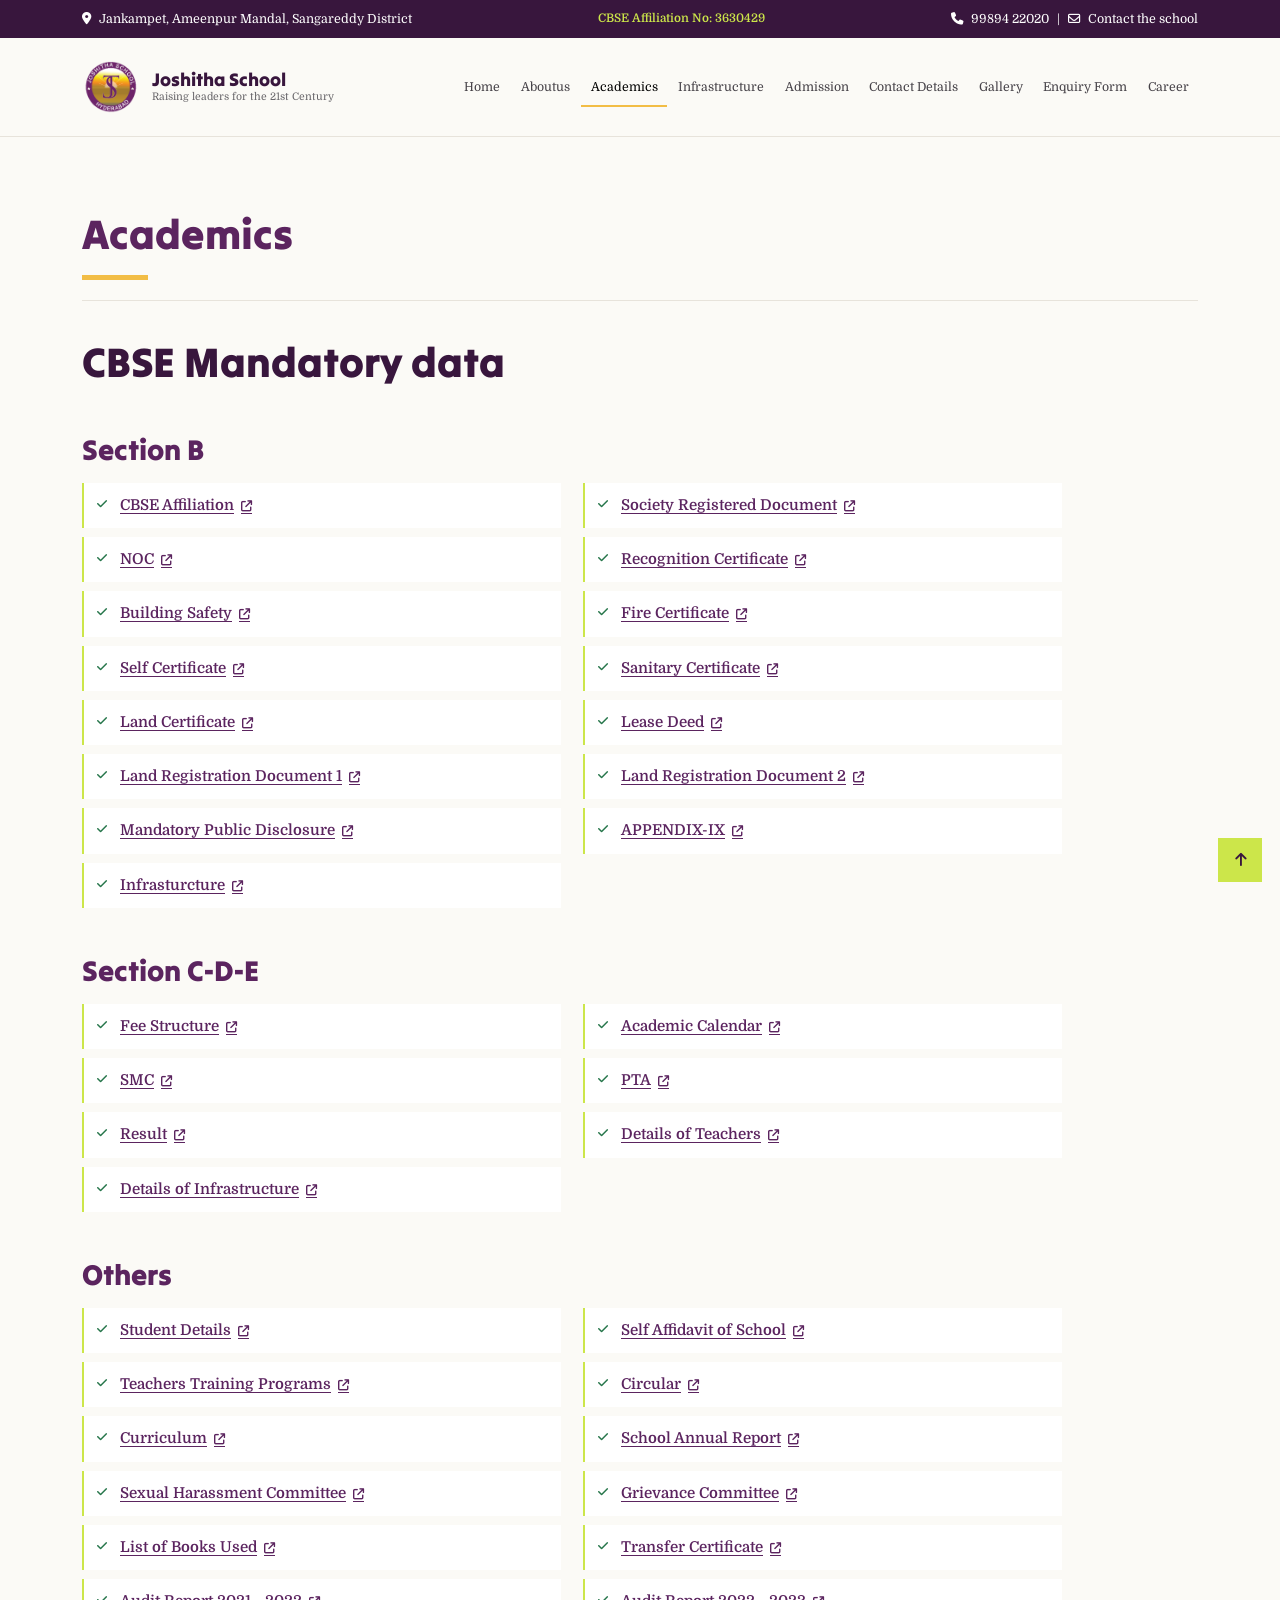
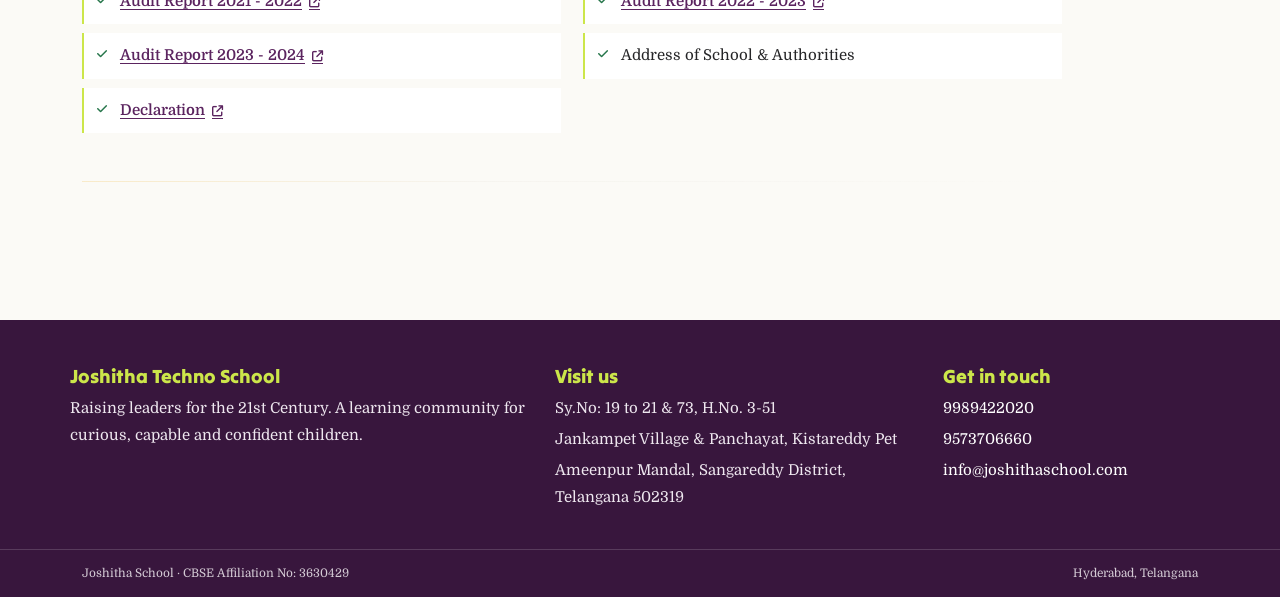
<file: academics.html>
<!doctype html>
<html lang="en">
<head>
  <meta charset="utf-8">
  <meta name="viewport" content="width=device-width, initial-scale=1">
  <meta name="theme-color" content="#5b245f">
  <meta name="description" content="CBSE disclosures and academic documents for Joshitha School.">
  <title>Academics | Joshitha School</title>
  <link rel="preconnect" href="https://fonts.googleapis.com">
  <link rel="preconnect" href="https://fonts.gstatic.com" crossorigin>
  <link href="https://fonts.googleapis.com/css2?family=Domine:wght@400;500;600;700&family=Tilt+Warp&display=swap" rel="stylesheet">
  <link href="https://cdn.jsdelivr.net/npm/bootstrap@5.3.8/dist/css/bootstrap.min.css" rel="stylesheet">
  <link href="https://cdnjs.cloudflare.com/ajax/libs/font-awesome/6.7.2/css/all.min.css" rel="stylesheet">
  <link href="site.css" rel="stylesheet">
</head>
<body data-page="academics">
  <div id="site-shell"></div>
<main id="site-content" class="container">
  <section class="page-view" aria-labelledby="page-title">
    <div class="page-heading"><h2 id="page-title">Academics</h2></div>
    <div class="content-flow">
      <h1>CBSE Mandatory data</h1>
      <h2>Section B</h2>
      <ul>
  <li><a href="pdf/CBSE-Affiliation-Letter.pdf">CBSE Affiliation</a></li>
  <li><a href="pdf/Society-Registered-Document.pdf">Society Registered Document</a></li>
  <li><a href="pdf/NOC.pdf">NOC</a></li>
  <li><a href="pdf/Recognition.pdf">Recognition Certificate</a></li>
  <li><a href="pdf/Building-Safety.pdf">Building Safety</a></li>
  <li><a href="pdf/Fire-Certificate.pdf">Fire Certificate</a></li>
  <li><a href="pdf/SELF-CERTIFICATE.pdf">Self Certificate</a></li>
  <li><a href="pdf/Health-Sanitation.pdf">Sanitary Certificate</a></li>
  <li><a href="pdf/Land-Certificate.pdf">Land Certificate</a></li>
  <li><a href="pdf/Lease-Deed.pdf">Lease Deed</a></li>
  <li><a href="pdf/Land-Registration-Document-1.pdf">Land Registration Document 1</a></li>
  <li><a href="pdf/Land-Registration-Document-2.pdf">Land Registration Document 2</a></li>
  <li><a href="pdf/Mandatory-Public-Disclosure.pdf">Mandatory Public Disclosure</a></li>
  <li><a href="pdf/Mandatory-Public-Disclosure.pdf">APPENDIX-IX</a></li>
  <li><a href="pdf/Details-of-Infrastructure.pdf">Infrasturcture</a></li>
</ul>
      <h2>Section C-D-E</h2>
      <ul>
  <li><a href="pdf/Fee-Structure.pdf">Fee Structure</a></li>
  <li><a href="pdf/Academic-Calendar.pdf">Academic Calendar</a></li>
  <li><a href="pdf/SMC.pdf">SMC</a></li>
  <li><a href="pdf/PTA.pdf">PTA</a></li>
  <li><a href="pdf/RESULT.pdf">Result</a></li>
  <li><a href="pdf/Details-of-Teachers.pdf">Details of Teachers</a></li>
  <li><a href="pdf/Details-of-Infrastructure.pdf">Details of Infrastructure</a></li>
</ul>
      <h2>Others</h2>
      <ul>
  <li><a href="pdf/Student-Details.pdf">Student Details</a></li>
  <li><a href="pdf/Self-Affidavit-of-School.pdf">Self Affidavit of School</a></li>
  <li><a href="pdf/Teachers-Training-Programs.pdf">Teachers Training Programs</a></li>
  <li><a href="pdf/Circular.pdf">Circular</a></li>
  <li><a href="pdf/Curriculum.pdf">Curriculum</a></li>
  <li><a href="pdf/School-Annual-Report.pdf">School Annual Report</a></li>
  <li><a href="pdf/Sexual-Harassment-Committee.pdf">Sexual Harassment Committee</a></li>
  <li><a href="pdf/Grievance-Committee.pdf">Grievance Committee</a></li>
  <li><a href="pdf/List-of-Books-Used.pdf">List of Books Used</a></li>
  <li><a href="pdf/Transfer-Certificate.pdf">Transfer Certificate</a></li>
  <li><a href="pdf/Audit-Report-2021-2022.pdf">Audit Report 2021 - 2022</a></li>
  <li><a href="pdf/Audit-Report-2022-2023.pdf">Audit Report 2022 - 2023</a></li>
  <li><a href="pdf/Audit-Report-2023-2024.pdf">Audit Report 2023 - 2024</a></li>
  <li>Address of School &amp; Authorities</li>
  <li><a href="pdf/Declaration.pdf">Declaration</a></li>
</ul>
      <hr class="page-break">
    </div>
  </section>
</main>
  <div id="site-footer"></div>
  <script src="https://cdn.jsdelivr.net/npm/bootstrap@5.3.8/dist/js/bootstrap.bundle.min.js"></script>
  <script src="site-shell.js"></script>
</body>
</html>
</file>
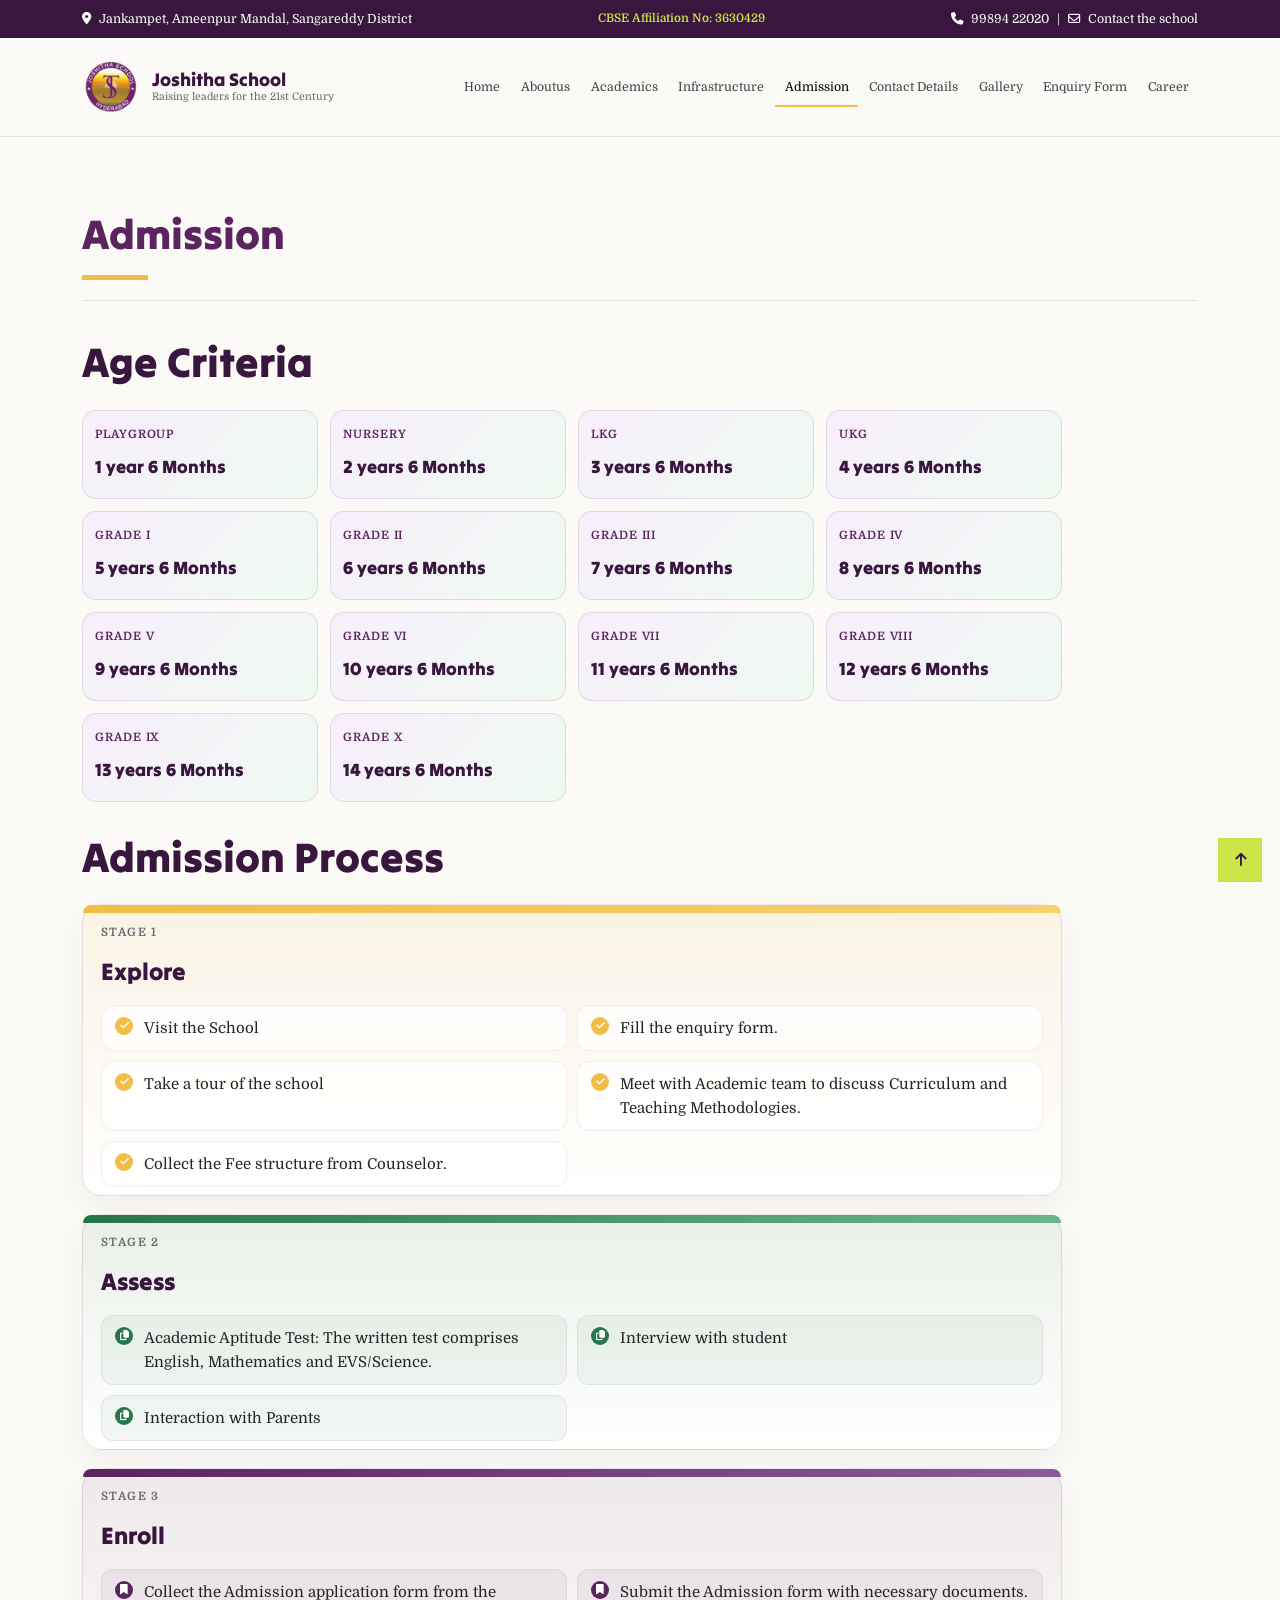
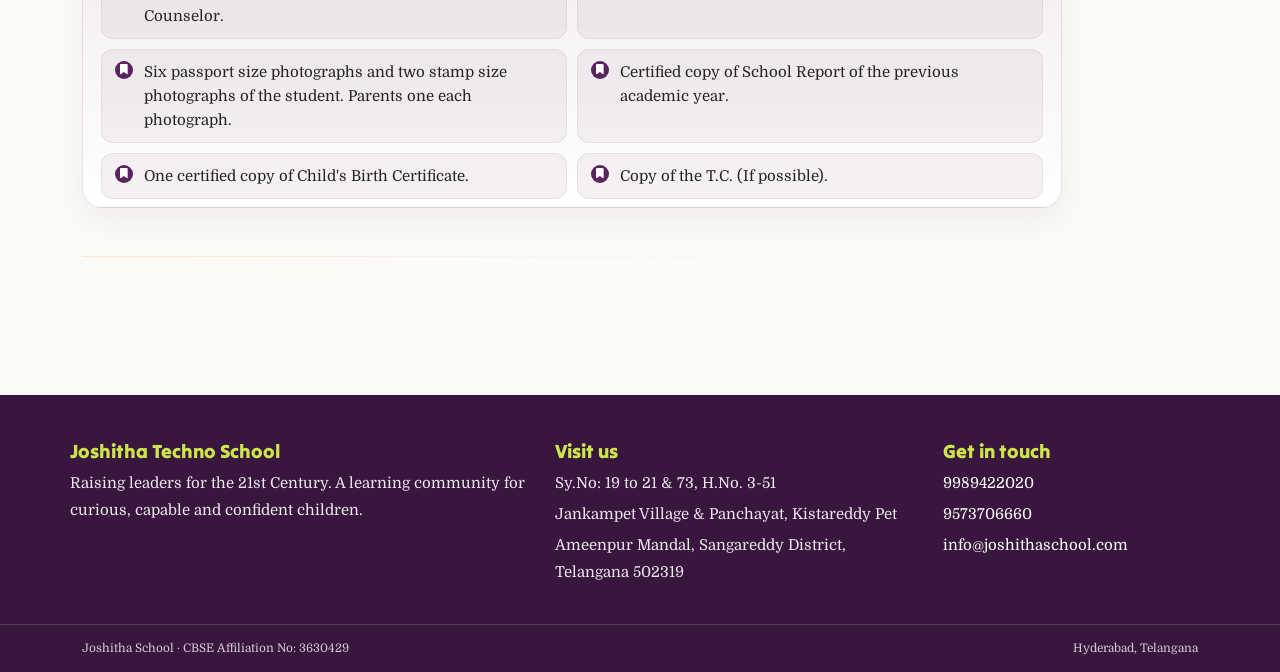
<file: admission.html>
<!doctype html>
<html lang="en">
<head>
  <meta charset="utf-8">
  <meta name="viewport" content="width=device-width, initial-scale=1">
  <meta name="theme-color" content="#5b245f">
  <meta name="description" content="Age criteria and admission process for Joshitha School.">
  <title>Admission | Joshitha School</title>
  <link rel="preconnect" href="https://fonts.googleapis.com">
  <link rel="preconnect" href="https://fonts.gstatic.com" crossorigin>
  <link href="https://fonts.googleapis.com/css2?family=Domine:wght@400;500;600;700&family=Tilt+Warp&display=swap" rel="stylesheet">
  <link href="https://cdn.jsdelivr.net/npm/bootstrap@5.3.8/dist/css/bootstrap.min.css" rel="stylesheet">
  <link href="https://cdnjs.cloudflare.com/ajax/libs/font-awesome/6.7.2/css/all.min.css" rel="stylesheet">
  <link href="site.css" rel="stylesheet">
</head>
<body data-page="admission">
  <div id="site-shell"></div>
<main id="site-content" class="container">
  <section class="page-view" aria-labelledby="page-title">
    <div class="page-heading"><h2 id="page-title">Admission</h2></div>
    <div class="content-flow">
      <h1>Age Criteria</h1>
      <div class="admission-age-grid">
        <div class="age-pill"><span>Playgroup</span><strong>1 year 6 Months</strong></div>
        <div class="age-pill"><span>Nursery</span><strong>2 years 6 Months</strong></div>
        <div class="age-pill"><span>LKG</span><strong>3 years 6 Months</strong></div>
        <div class="age-pill"><span>UKG</span><strong>4 years 6 Months</strong></div>
        <div class="age-pill"><span>Grade I</span><strong>5 years 6 Months</strong></div>
        <div class="age-pill"><span>Grade II</span><strong>6 years 6 Months</strong></div>
        <div class="age-pill"><span>Grade III</span><strong>7 years 6 Months</strong></div>
        <div class="age-pill"><span>Grade IV</span><strong>8 years 6 Months</strong></div>
        <div class="age-pill"><span>Grade V</span><strong>9 years 6 Months</strong></div>
        <div class="age-pill"><span>Grade VI</span><strong>10 years 6 Months</strong></div>
        <div class="age-pill"><span>Grade VII</span><strong>11 years 6 Months</strong></div>
        <div class="age-pill"><span>Grade VIII</span><strong>12 years 6 Months</strong></div>
        <div class="age-pill"><span>Grade IX</span><strong>13 years 6 Months</strong></div>
        <div class="age-pill"><span>Grade X</span><strong>14 years 6 Months</strong></div>
      </div>

      <h1>Admission Process</h1>
      <div class="admission-steps">
        <article class="admission-step step-one">
          <div class="step-head"><span>Stage 1</span><strong>Explore</strong></div>
          <ul>
            <li>Visit the School</li>
            <li>Fill the enquiry form.</li>
            <li>Take a tour of the school</li>
            <li>Meet with Academic team to discuss Curriculum and Teaching Methodologies.</li>
            <li>Collect the Fee structure from Counselor.</li>
          </ul>
        </article>

        <article class="admission-step step-two">
          <div class="step-head"><span>Stage 2</span><strong>Assess</strong></div>
          <ul>
            <li>Academic Aptitude Test: The written test comprises English, Mathematics and EVS/Science.</li>
            <li>Interview with student</li>
            <li>Interaction with Parents</li>
          </ul>
        </article>

        <article class="admission-step step-three">
          <div class="step-head"><span>Stage 3</span><strong>Enroll</strong></div>
          <ul>
            <li>Collect the Admission application form from the Counselor.</li>
            <li>Submit the Admission form with necessary documents.</li>
            <li>Six passport size photographs and two stamp size photographs of the student. Parents one each photograph.</li>
            <li>Certified copy of School Report of the previous academic year.</li>
            <li>One certified copy of Child&#39;s Birth Certificate.</li>
            <li>Copy of the T.C. (If possible).</li>
          </ul>
        </article>
      </div>
      <hr class="page-break">
    </div>
  </section>
</main>
  <div id="site-footer"></div>
  <script src="https://cdn.jsdelivr.net/npm/bootstrap@5.3.8/dist/js/bootstrap.bundle.min.js"></script>
  <script src="site-shell.js"></script>
</body>
</html>
</file>
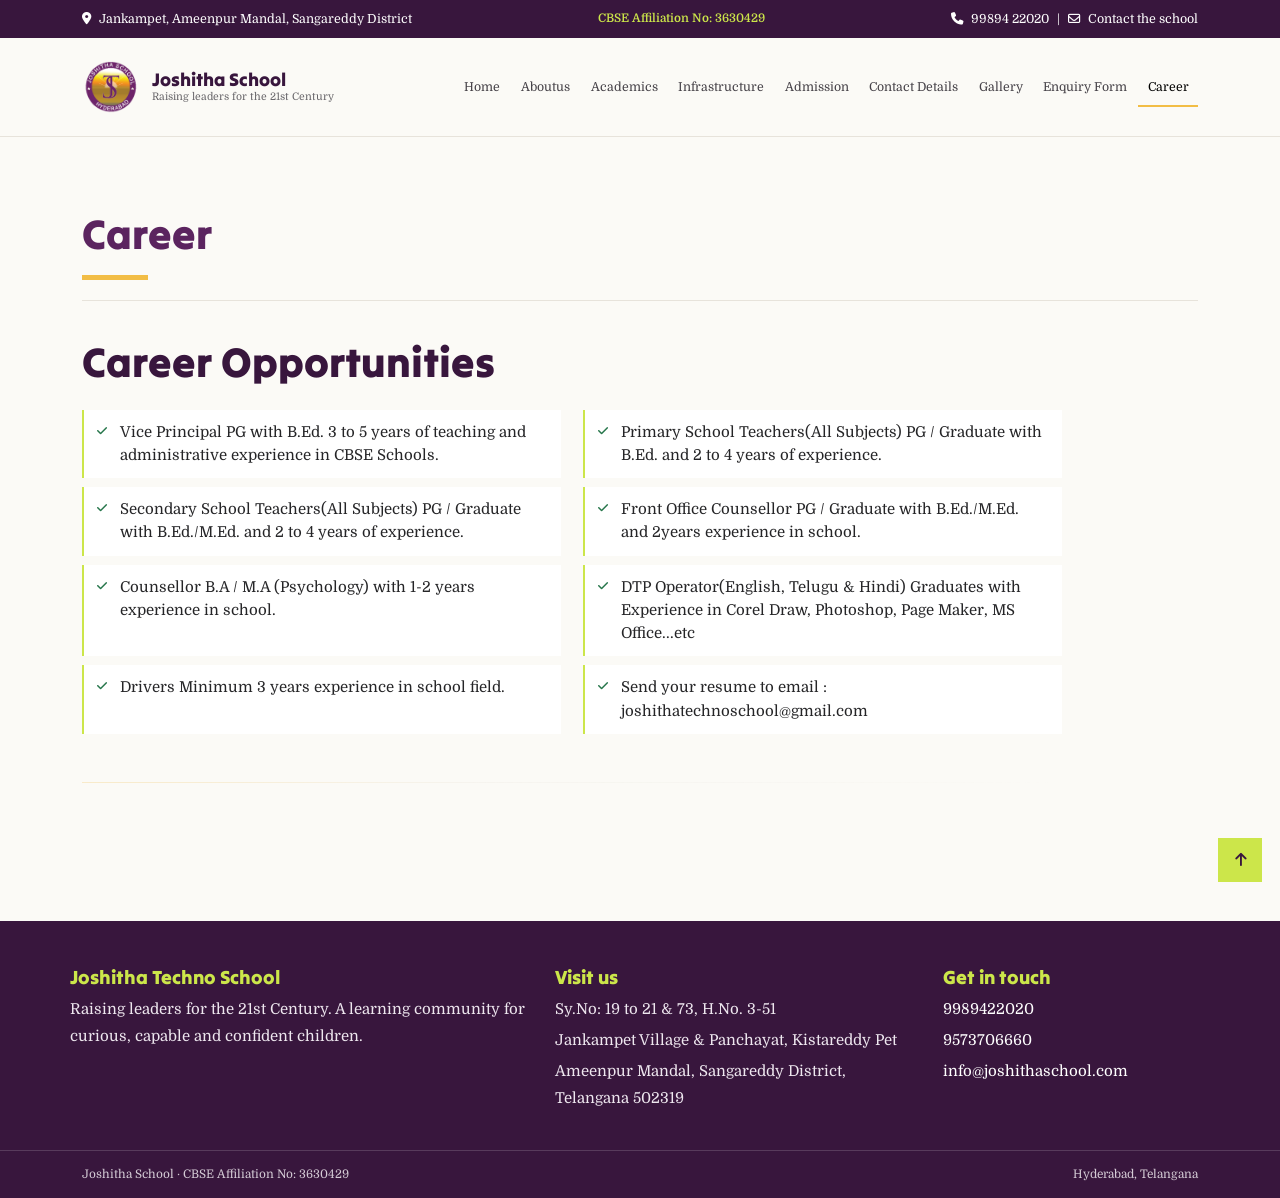
<file: career.html>
<!doctype html>
<html lang="en">
<head>
  <meta charset="utf-8">
  <meta name="viewport" content="width=device-width, initial-scale=1">
  <meta name="theme-color" content="#5b245f">
  <meta name="description" content="Career opportunities at Joshitha School.">
  <title>Career | Joshitha School</title>
  <link rel="preconnect" href="https://fonts.googleapis.com">
  <link rel="preconnect" href="https://fonts.gstatic.com" crossorigin>
  <link href="https://fonts.googleapis.com/css2?family=Domine:wght@400;500;600;700&family=Tilt+Warp&display=swap" rel="stylesheet">
  <link href="https://cdn.jsdelivr.net/npm/bootstrap@5.3.8/dist/css/bootstrap.min.css" rel="stylesheet">
  <link href="https://cdnjs.cloudflare.com/ajax/libs/font-awesome/6.7.2/css/all.min.css" rel="stylesheet">
  <link href="site.css" rel="stylesheet">
</head>
<body data-page="career">
  <div id="site-shell"></div>
<main id="site-content" class="container">
  <section class="page-view" aria-labelledby="page-title">
    <div class="page-heading"><h2 id="page-title">Career</h2></div>
    <div class="content-flow">
      <h1>Career Opportunities</h1>
      <ul>
  <li>Vice Principal PG with B.Ed. 3 to 5 years of teaching and administrative experience in CBSE Schools.</li>
  <li>Primary School Teachers(All Subjects) PG / Graduate with B.Ed. and 2 to 4 years of experience.</li>
  <li>Secondary School Teachers(All Subjects) PG / Graduate with B.Ed./M.Ed. and 2 to 4 years of experience.</li>
  <li>Front Office Counsellor PG / Graduate with B.Ed./M.Ed. and 2years experience in school.</li>
  <li>Counsellor B.A / M.A (Psychology) with 1-2 years experience in school.</li>
  <li>DTP Operator(English, Telugu &amp; Hindi) Graduates with Experience in Corel Draw, Photoshop, Page Maker, MS Office...etc</li>
  <li>Drivers Minimum 3 years experience in school field.</li>
  <li>Send your resume to email : joshithatechnoschool@gmail.com</li>
</ul>
      <hr class="page-break">
    </div>
  </section>
</main>
  <div id="site-footer"></div>
  <script src="https://cdn.jsdelivr.net/npm/bootstrap@5.3.8/dist/js/bootstrap.bundle.min.js"></script>
  <script src="site-shell.js"></script>
</body>
</html>
</file>
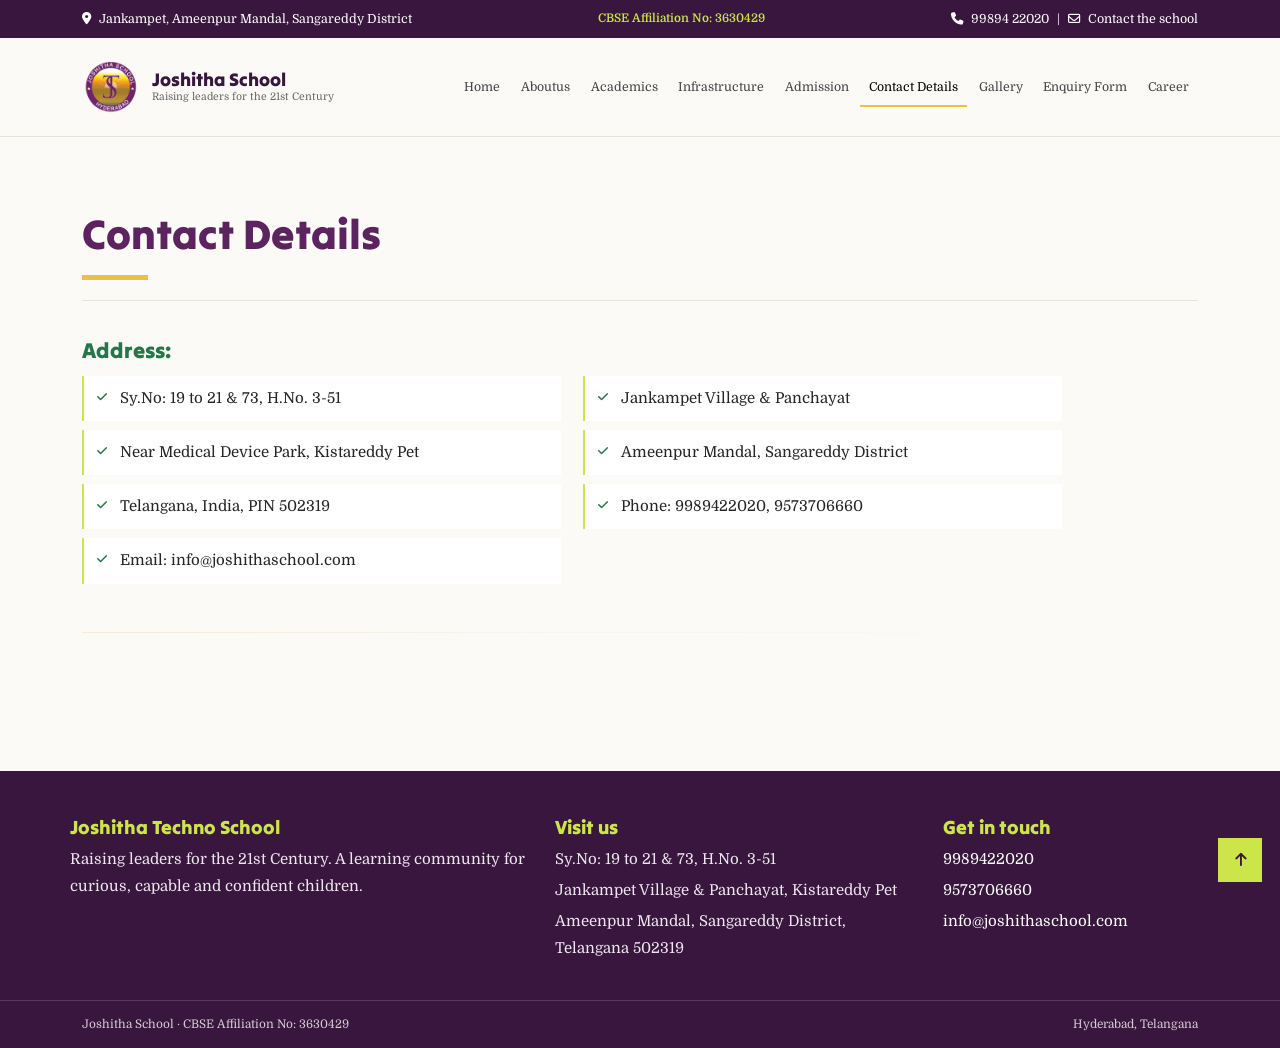
<file: contact.html>
<!doctype html>
<html lang="en">
<head>
  <meta charset="utf-8">
  <meta name="viewport" content="width=device-width, initial-scale=1">
  <meta name="theme-color" content="#5b245f">
  <meta name="description" content="Contact Joshitha School in Jankampet, Ameenpur Mandal, Telangana.">
  <title>Contact Details | Joshitha School</title>
  <link rel="preconnect" href="https://fonts.googleapis.com">
  <link rel="preconnect" href="https://fonts.gstatic.com" crossorigin>
  <link href="https://fonts.googleapis.com/css2?family=Domine:wght@400;500;600;700&family=Tilt+Warp&display=swap" rel="stylesheet">
  <link href="https://cdn.jsdelivr.net/npm/bootstrap@5.3.8/dist/css/bootstrap.min.css" rel="stylesheet">
  <link href="https://cdnjs.cloudflare.com/ajax/libs/font-awesome/6.7.2/css/all.min.css" rel="stylesheet">
  <link href="site.css" rel="stylesheet">
</head>
<body data-page="contact-details">
  <div id="site-shell"></div>
<main id="site-content" class="container">
  <section class="page-view" aria-labelledby="page-title">
    <div class="page-heading"><h2 id="page-title">Contact Details</h2></div>
    <div class="content-flow">
      <h3>Address:</h3>
      <ul>
  <li>Sy.No: 19 to 21 &amp; 73, H.No. 3-51</li>
  <li>Jankampet Village &amp; Panchayat</li>
  <li>Near Medical Device Park, Kistareddy Pet</li>
  <li>Ameenpur Mandal, Sangareddy District</li>
  <li>Telangana, India, PIN 502319</li>
  <li>Phone: 9989422020, 9573706660</li>
  <li>Email: info@joshithaschool.com</li>
</ul>
      <hr class="page-break">
    </div>
  </section>
</main>
  <div id="site-footer"></div>
  <script src="https://cdn.jsdelivr.net/npm/bootstrap@5.3.8/dist/js/bootstrap.bundle.min.js"></script>
  <script src="site-shell.js"></script>
</body>
</html>
</file>
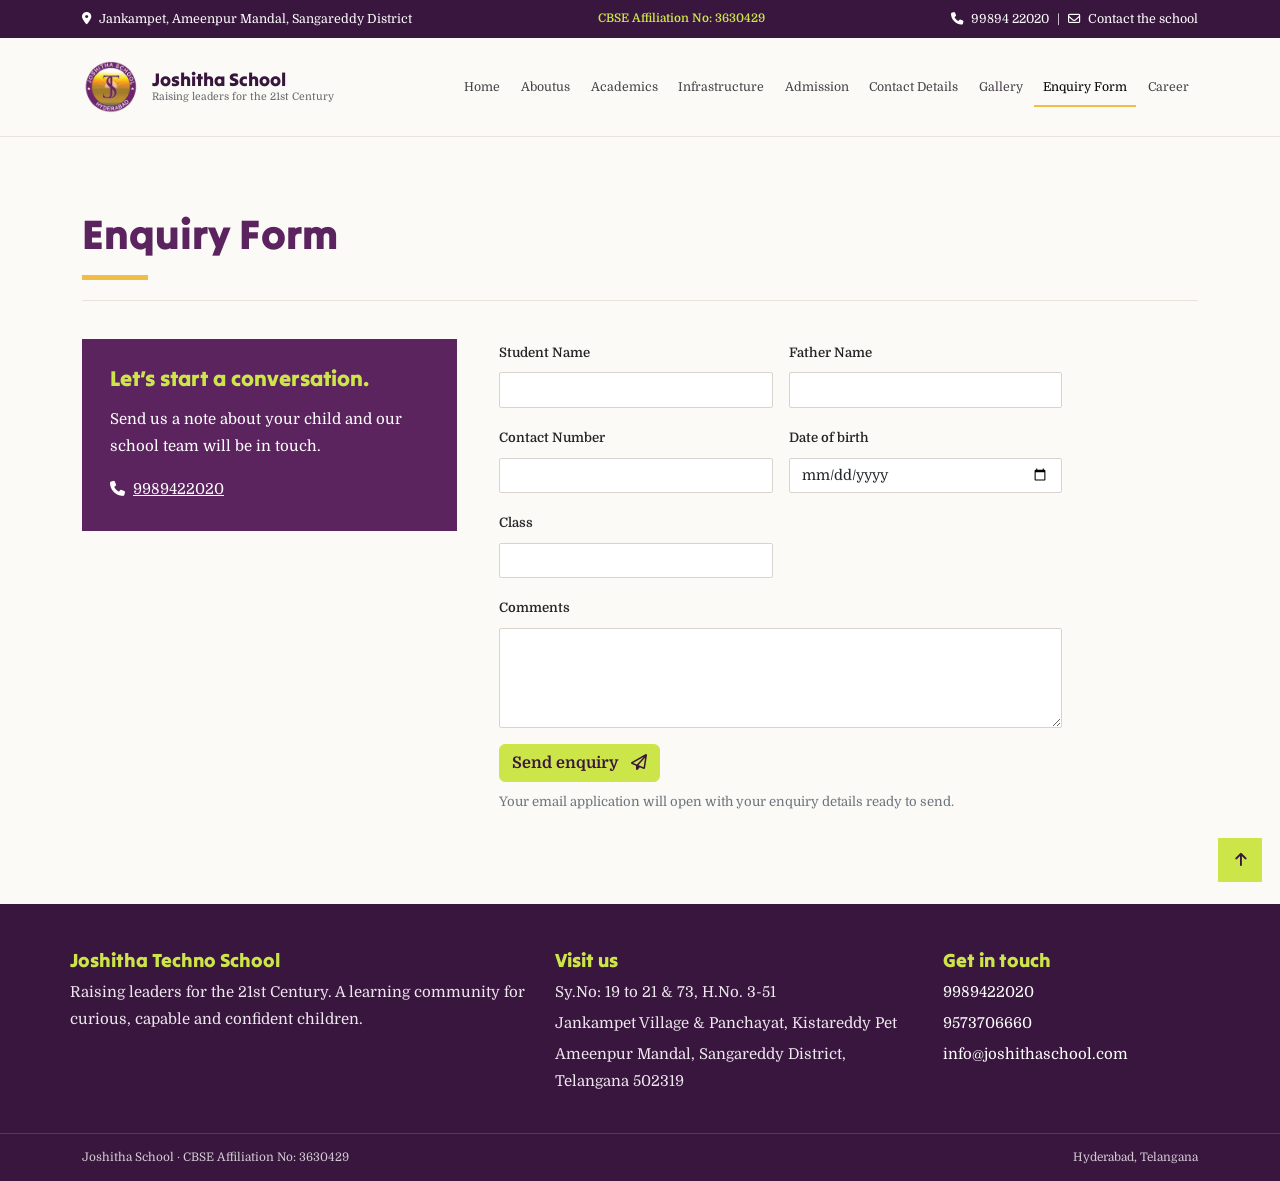
<file: enquiry.html>
<!doctype html>
<html lang="en">
<head>
  <meta charset="utf-8">
  <meta name="viewport" content="width=device-width, initial-scale=1">
  <meta name="theme-color" content="#5b245f">
  <meta name="description" content="Send an admission enquiry to Joshitha School.">
  <title>Enquiry Form | Joshitha School</title>
  <link rel="preconnect" href="https://fonts.googleapis.com">
  <link rel="preconnect" href="https://fonts.gstatic.com" crossorigin>
  <link href="https://fonts.googleapis.com/css2?family=Domine:wght@400;500;600;700&family=Tilt+Warp&display=swap" rel="stylesheet">
  <link href="https://cdn.jsdelivr.net/npm/bootstrap@5.3.8/dist/css/bootstrap.min.css" rel="stylesheet">
  <link href="https://cdnjs.cloudflare.com/ajax/libs/font-awesome/6.7.2/css/all.min.css" rel="stylesheet">
  <link href="site.css" rel="stylesheet">
</head>
<body data-page="enquiry-form">
  <div id="site-shell"></div>
<main id="site-content" class="container">
  <section class="page-view" aria-labelledby="page-title">
    <div class="page-heading"><h2 id="page-title">Enquiry Form</h2></div>
    <div class="content-flow">
      <div class="enquiry-layout">
        <aside class="enquiry-note"><h3>Let’s start a conversation.</h3><p>Send us a note about your child and our school team will be in touch.</p><p class="mb-0"><i class="fa-solid fa-phone me-2" aria-hidden="true"></i><a href="tel:9989422020">9989422020</a></p></aside>
        <form action="mailto:info@joshithaschool.com" method="post" enctype="text/plain" class="row g-3">
          <div class="col-sm-6"><label class="form-label" for="student-name">Student Name</label><input class="form-control" type="text" id="student-name" name="Student Name" required></div>
          <div class="col-sm-6"><label class="form-label" for="father-name">Father Name</label><input class="form-control" type="text" id="father-name" name="Father Name" required></div>
          <div class="col-sm-6"><label class="form-label" for="contact-number">Contact Number</label><input class="form-control" type="tel" id="contact-number" name="Contact Number" required></div>
          <div class="col-sm-6"><label class="form-label" for="date-of-birth">Date of birth</label><input class="form-control" type="date" id="date-of-birth" name="Date of birth"></div>
          <div class="col-sm-6"><label class="form-label" for="class">Class</label><input class="form-control" type="text" id="class" name="Class" required></div>
          <div class="col-12"><label class="form-label" for="comments">Comments</label><textarea class="form-control" id="comments" name="Comments" rows="4"></textarea></div>
          <div class="col-12"><button class="btn btn-school" type="submit">Send enquiry <i class="fa-regular fa-paper-plane ms-2" aria-hidden="true"></i></button><p class="small text-secondary mt-2 mb-0">Your email application will open with your enquiry details ready to send.</p></div>
        </form>
      </div>
    </div>
  </section>
</main>
  <div id="site-footer"></div>
  <script src="https://cdn.jsdelivr.net/npm/bootstrap@5.3.8/dist/js/bootstrap.bundle.min.js"></script>
  <script src="site-shell.js"></script>
</body>
</html>
</file>
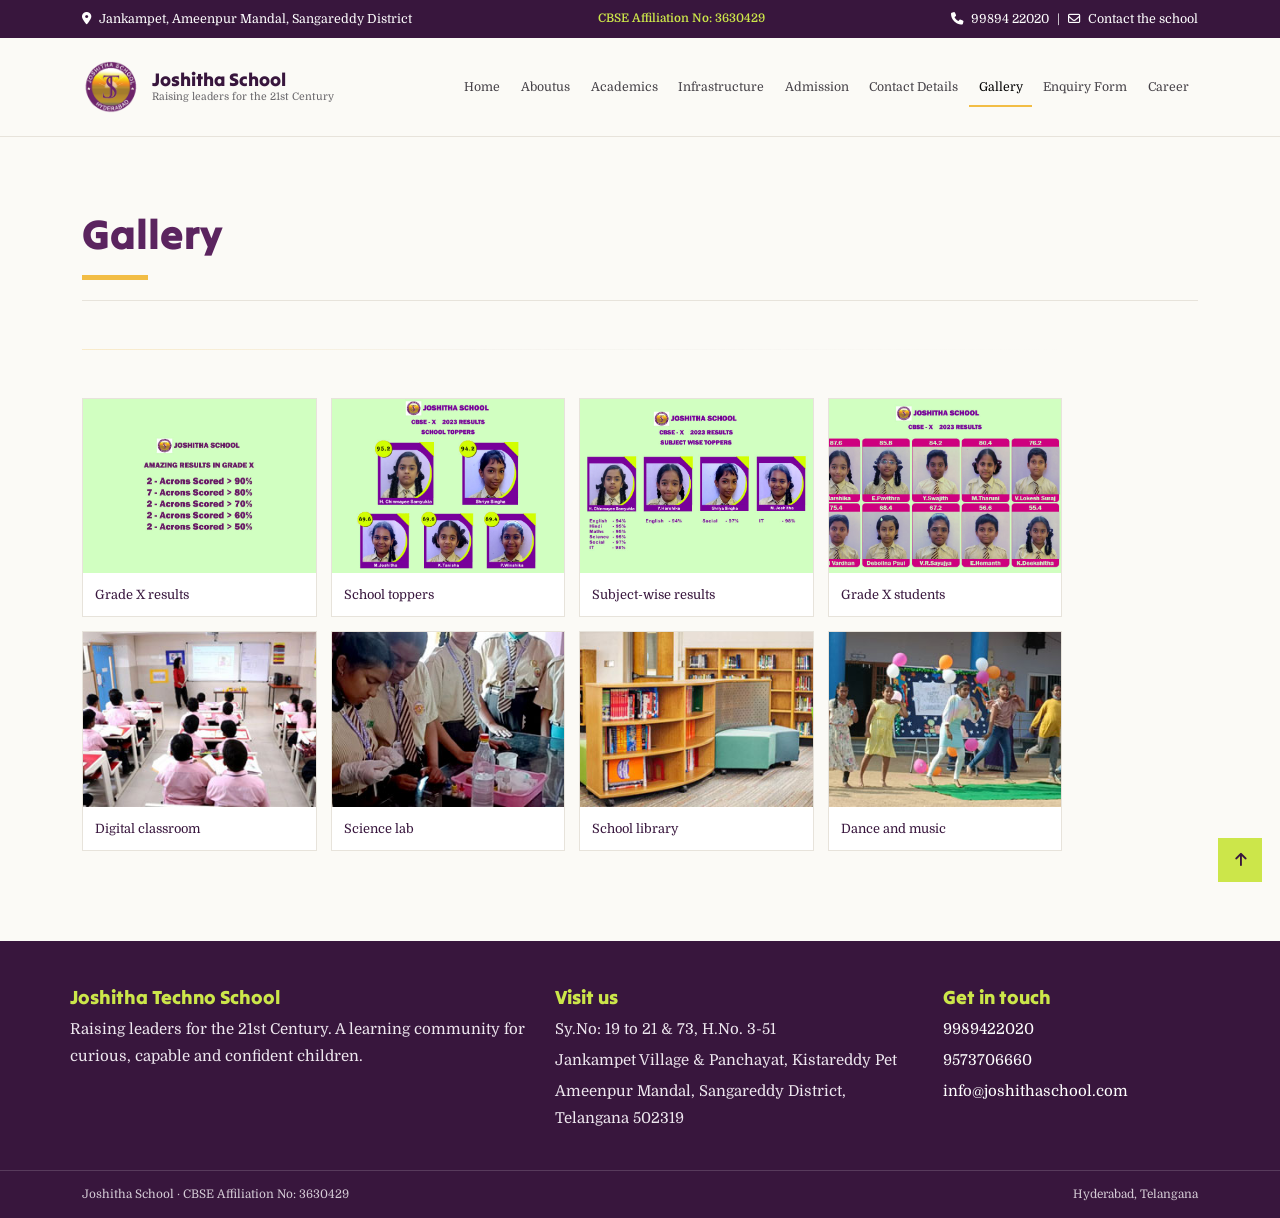
<file: gallery.html>
<!doctype html>
<html lang="en">
<head>
  <meta charset="utf-8">
  <meta name="viewport" content="width=device-width, initial-scale=1">
  <meta name="theme-color" content="#5b245f">
  <meta name="description" content="Photos and highlights from Joshitha School.">
  <title>Gallery | Joshitha School</title>
  <link rel="preconnect" href="https://fonts.googleapis.com">
  <link rel="preconnect" href="https://fonts.gstatic.com" crossorigin>
  <link href="https://fonts.googleapis.com/css2?family=Domine:wght@400;500;600;700&family=Tilt+Warp&display=swap" rel="stylesheet">
  <link href="https://cdn.jsdelivr.net/npm/bootstrap@5.3.8/dist/css/bootstrap.min.css" rel="stylesheet">
  <link href="https://cdnjs.cloudflare.com/ajax/libs/font-awesome/6.7.2/css/all.min.css" rel="stylesheet">
  <link href="site.css" rel="stylesheet">
</head>
<body data-page="gallery">
  <div id="site-shell"></div>
<main id="site-content" class="container">
  <section class="page-view" aria-labelledby="page-title">
    <div class="page-heading"><h2 id="page-title">Gallery</h2></div>
    <div class="content-flow">
      <hr class="page-break">
      <div class="gallery-grid">
        <figure class="gallery-card"><img src="images/carousal/acrons.jpg" alt="Grade X results" loading="lazy"><figcaption>Grade X results</figcaption></figure>
        <figure class="gallery-card"><img src="images/carousal/school-toppers.jpg" alt="School toppers" loading="lazy"><figcaption>School toppers</figcaption></figure>
        <figure class="gallery-card"><img src="images/carousal/subject-wise.jpg" alt="Subject-wise results" loading="lazy"><figcaption>Subject-wise results</figcaption></figure>
        <figure class="gallery-card"><img src="images/carousal/xth-all-students.jpg" alt="Grade X students" loading="lazy"><figcaption>Grade X students</figcaption></figure>
        <figure class="gallery-card"><img src="images/teaching/digital-classroom.jpg" alt="Digital classroom" loading="lazy"><figcaption>Digital classroom</figcaption></figure>
        <figure class="gallery-card"><img src="images/teaching/science-lab.jpg" alt="Science lab" loading="lazy"><figcaption>Science lab</figcaption></figure>
        <figure class="gallery-card"><img src="images/teaching/school-library.jpg" alt="School library" loading="lazy"><figcaption>School library</figcaption></figure>
        <figure class="gallery-card"><img src="images/teaching/dance.jpg" alt="Dance and music" loading="lazy"><figcaption>Dance and music</figcaption></figure>
      </div>
    </div>
  </section>
</main>
  <div id="site-footer"></div>
  <script src="https://cdn.jsdelivr.net/npm/bootstrap@5.3.8/dist/js/bootstrap.bundle.min.js"></script>
  <script src="site-shell.js"></script>
</body>
</html>
</file>
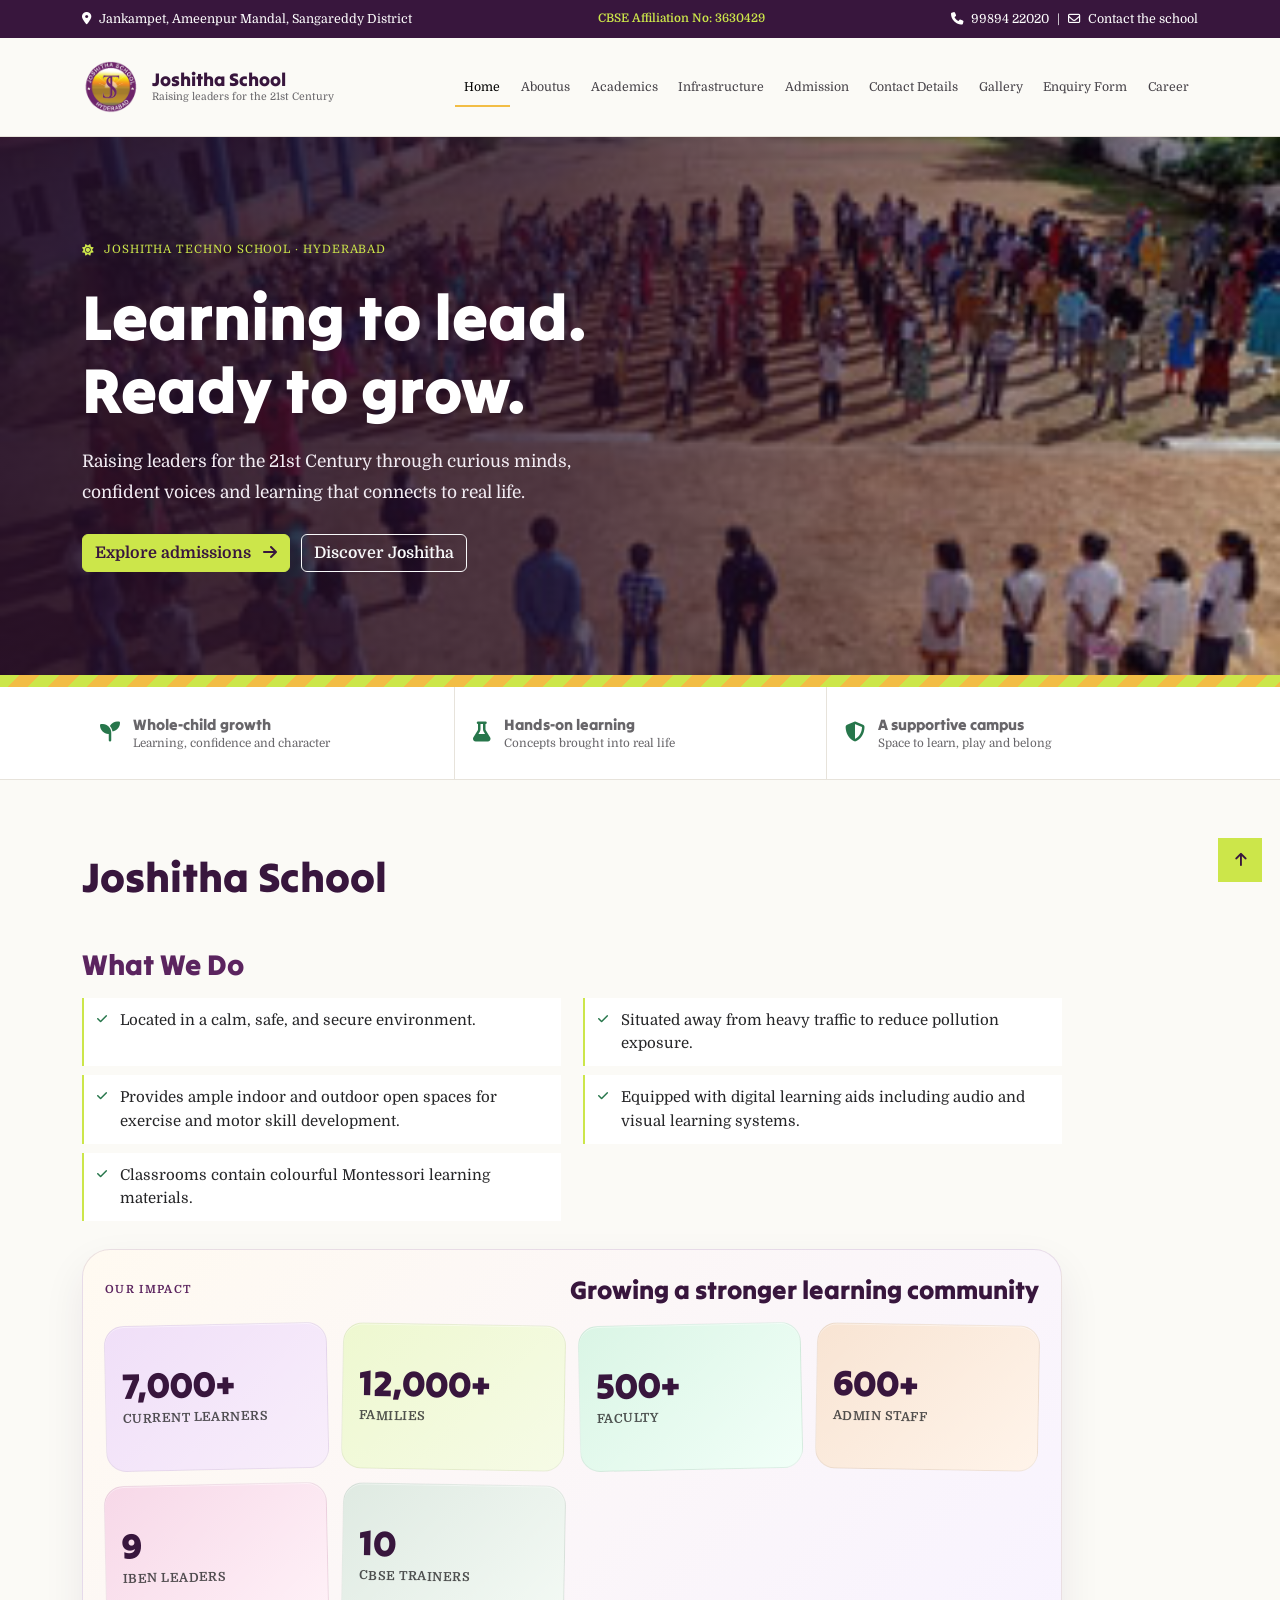
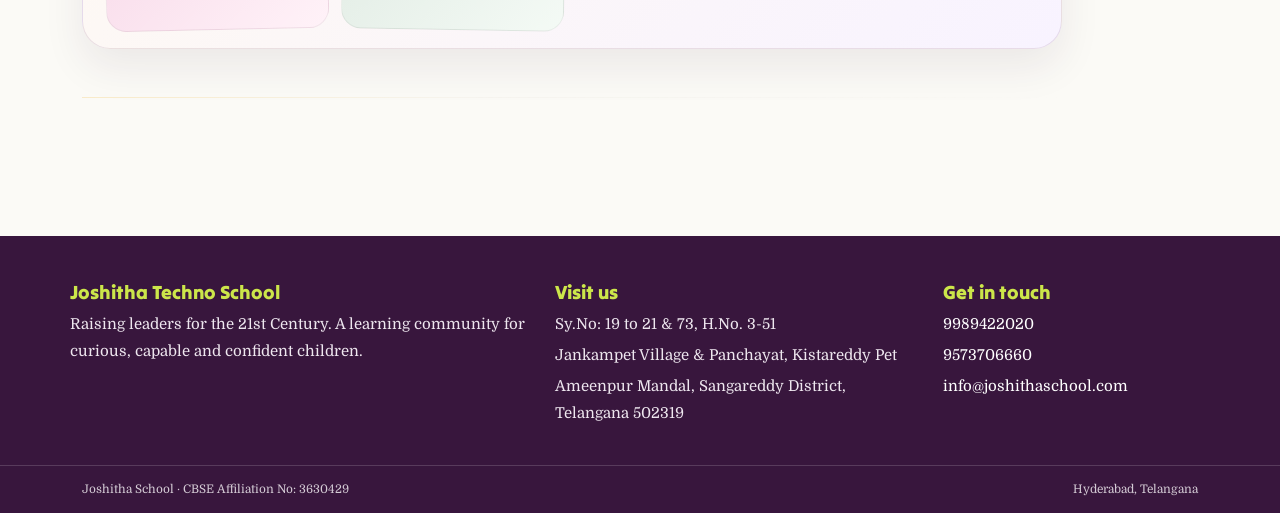
<file: home.html>
<!doctype html>
<html lang="en">

<head>
  <meta charset="utf-8">
  <meta name="viewport" content="width=device-width, initial-scale=1">
  <meta name="theme-color" content="#5b245f">
  <meta name="description"
    content="Joshitha Techno School, Hyderabad: learning, leadership and a safe, supportive campus from pre-primary to Grade 8.">
  <title>Joshitha School | Raising leaders for the 21st Century</title>
  <link rel="preconnect" href="https://fonts.googleapis.com">
  <link rel="preconnect" href="https://fonts.gstatic.com" crossorigin>
  <link href="https://fonts.googleapis.com/css2?family=Domine:wght@400;500;600;700&family=Tilt+Warp&display=swap"
    rel="stylesheet">
  <link href="https://cdn.jsdelivr.net/npm/bootstrap@5.3.8/dist/css/bootstrap.min.css" rel="stylesheet">
  <link href="https://cdnjs.cloudflare.com/ajax/libs/font-awesome/6.7.2/css/all.min.css" rel="stylesheet">
  <link href="site.css" rel="stylesheet">
</head>

<body data-page="home">
  <div id="site-shell"></div>
  <main id="site-content" class="container">
    <section class="page-view" aria-labelledby="page-title">
      <div class="content-flow">
        <h1>Joshitha School</h1>
        <h2>What We Do</h2>
        <ul>
          <li>Located in a calm, safe, and secure environment.</li>
          <li>Situated away from heavy traffic to reduce pollution exposure.</li>
          <li>Provides ample indoor and outdoor open spaces for exercise and motor skill development.</li>
          <li>Equipped with digital learning aids including audio and visual learning systems.</li>
          <li>Classrooms contain colourful Montessori learning materials.</li>
        </ul>
        <div class="impact-band" aria-label="Our impact at Joshitha School">
          <div class="impact-header">
            <span class="impact-kicker">Our Impact</span>
            <h3>Growing a stronger learning community</h3>
          </div>
          <div class="impact-grid">
            <div class="impact-stat impact-stat-plum">
              <strong>7,000+</strong>
              <span>Current Learners</span>
            </div>
            <div class="impact-stat impact-stat-olive">
              <strong>12,000+</strong>
              <span>Families</span>
            </div>
            <div class="impact-stat impact-stat-mint">
              <strong>500+</strong>
              <span>Faculty</span>
            </div>
            <div class="impact-stat impact-stat-sand">
              <strong>600+</strong>
              <span>Admin Staff</span>
            </div>
            <div class="impact-stat impact-stat-berry">
              <strong>9</strong>
              <span>IBEN Leaders</span>
            </div>
            <div class="impact-stat impact-stat-forest">
              <strong>10</strong>
              <span>CBSE Trainers</span>
            </div>
          </div>
        </div>
        <hr class="page-break">
      </div>
    </section>
  </main>
  <div id="site-footer"></div>
  <script src="https://cdn.jsdelivr.net/npm/bootstrap@5.3.8/dist/js/bootstrap.bundle.min.js"></script>
  <script src="site-shell.js"></script>
</body>

</html>
</file>
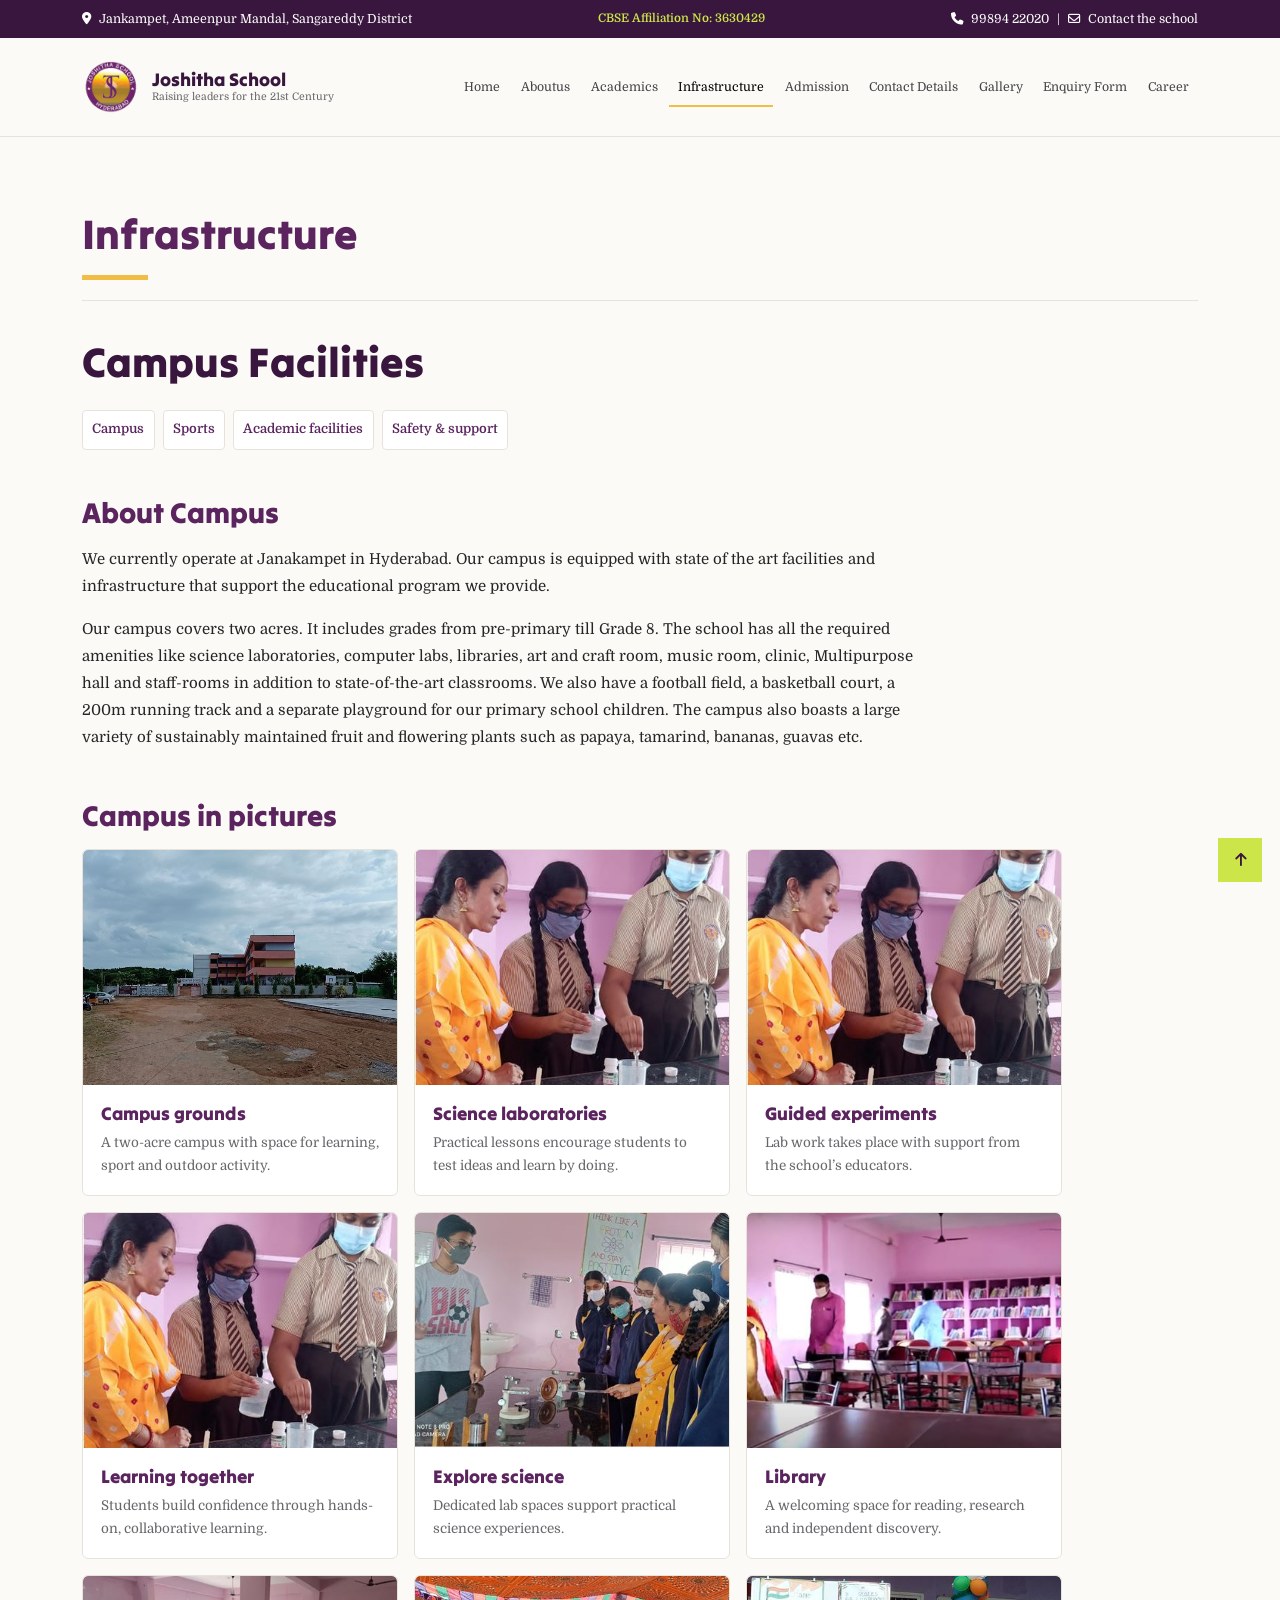
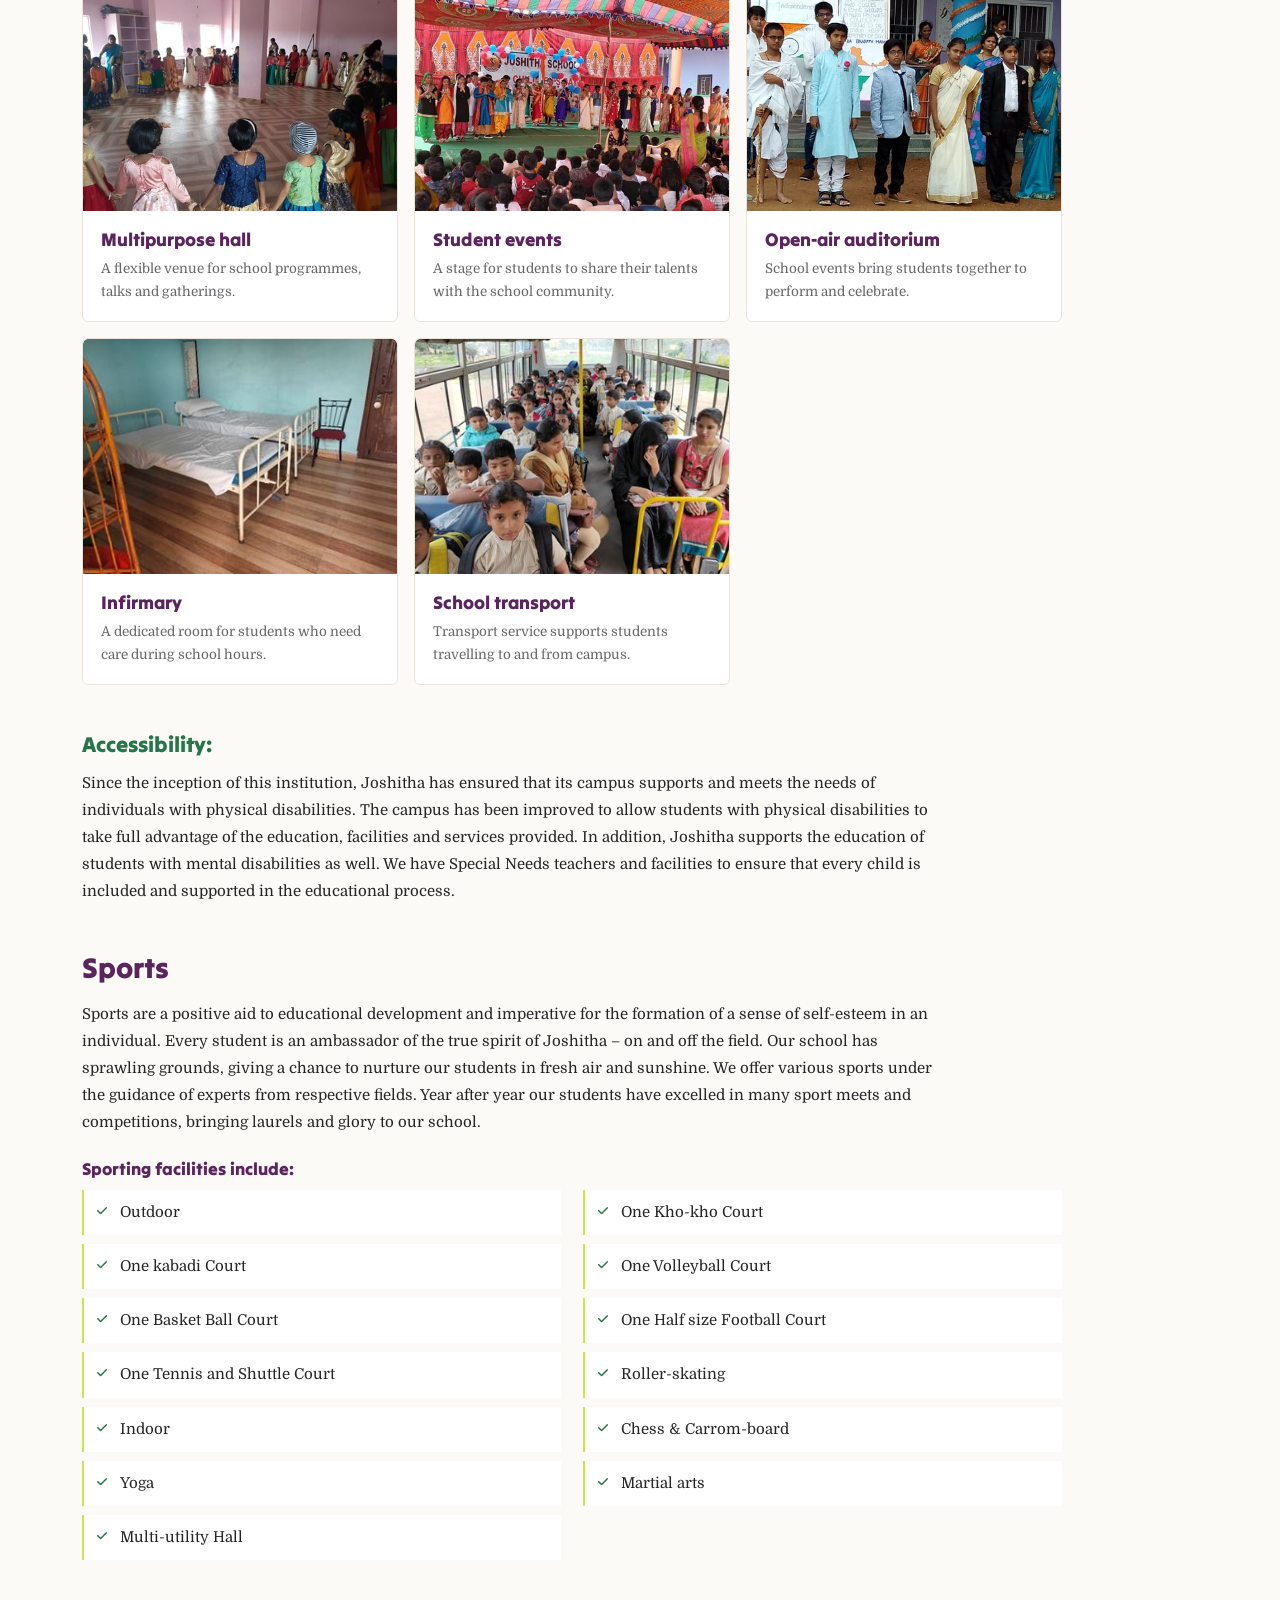
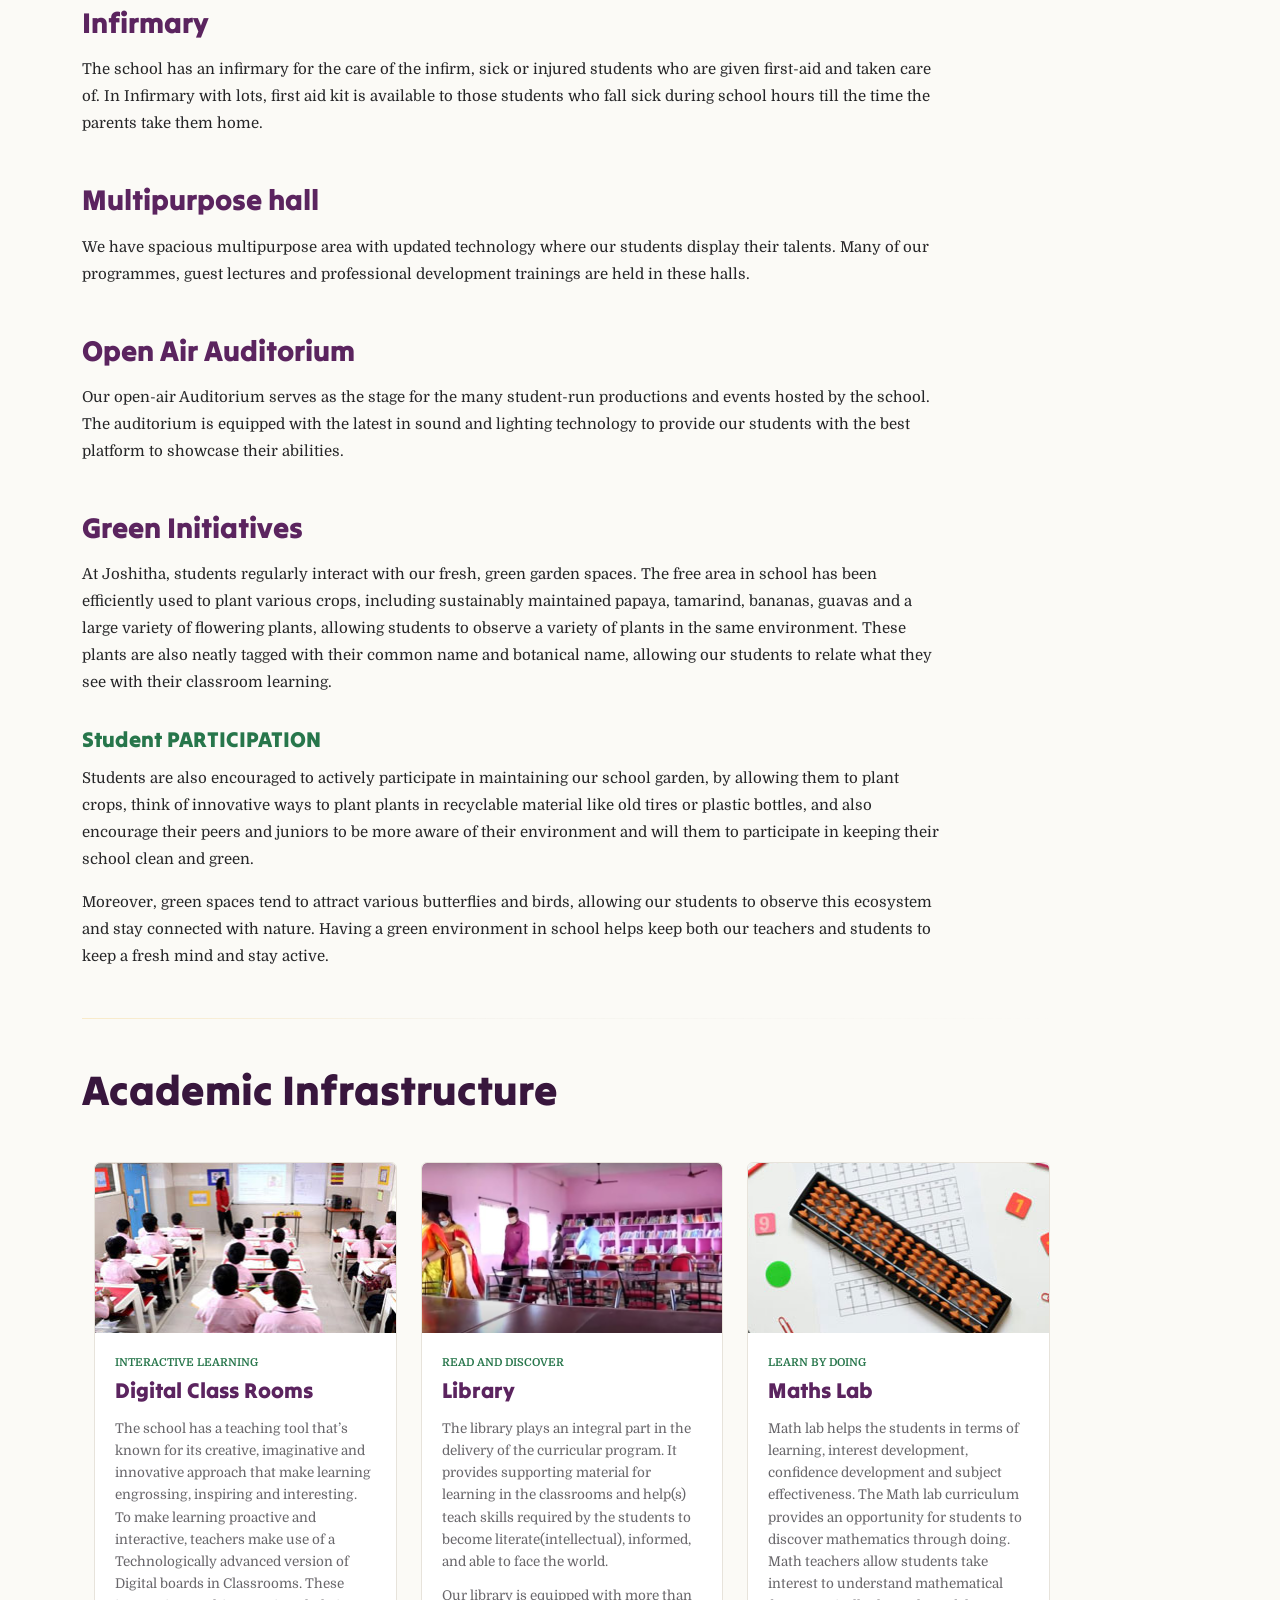
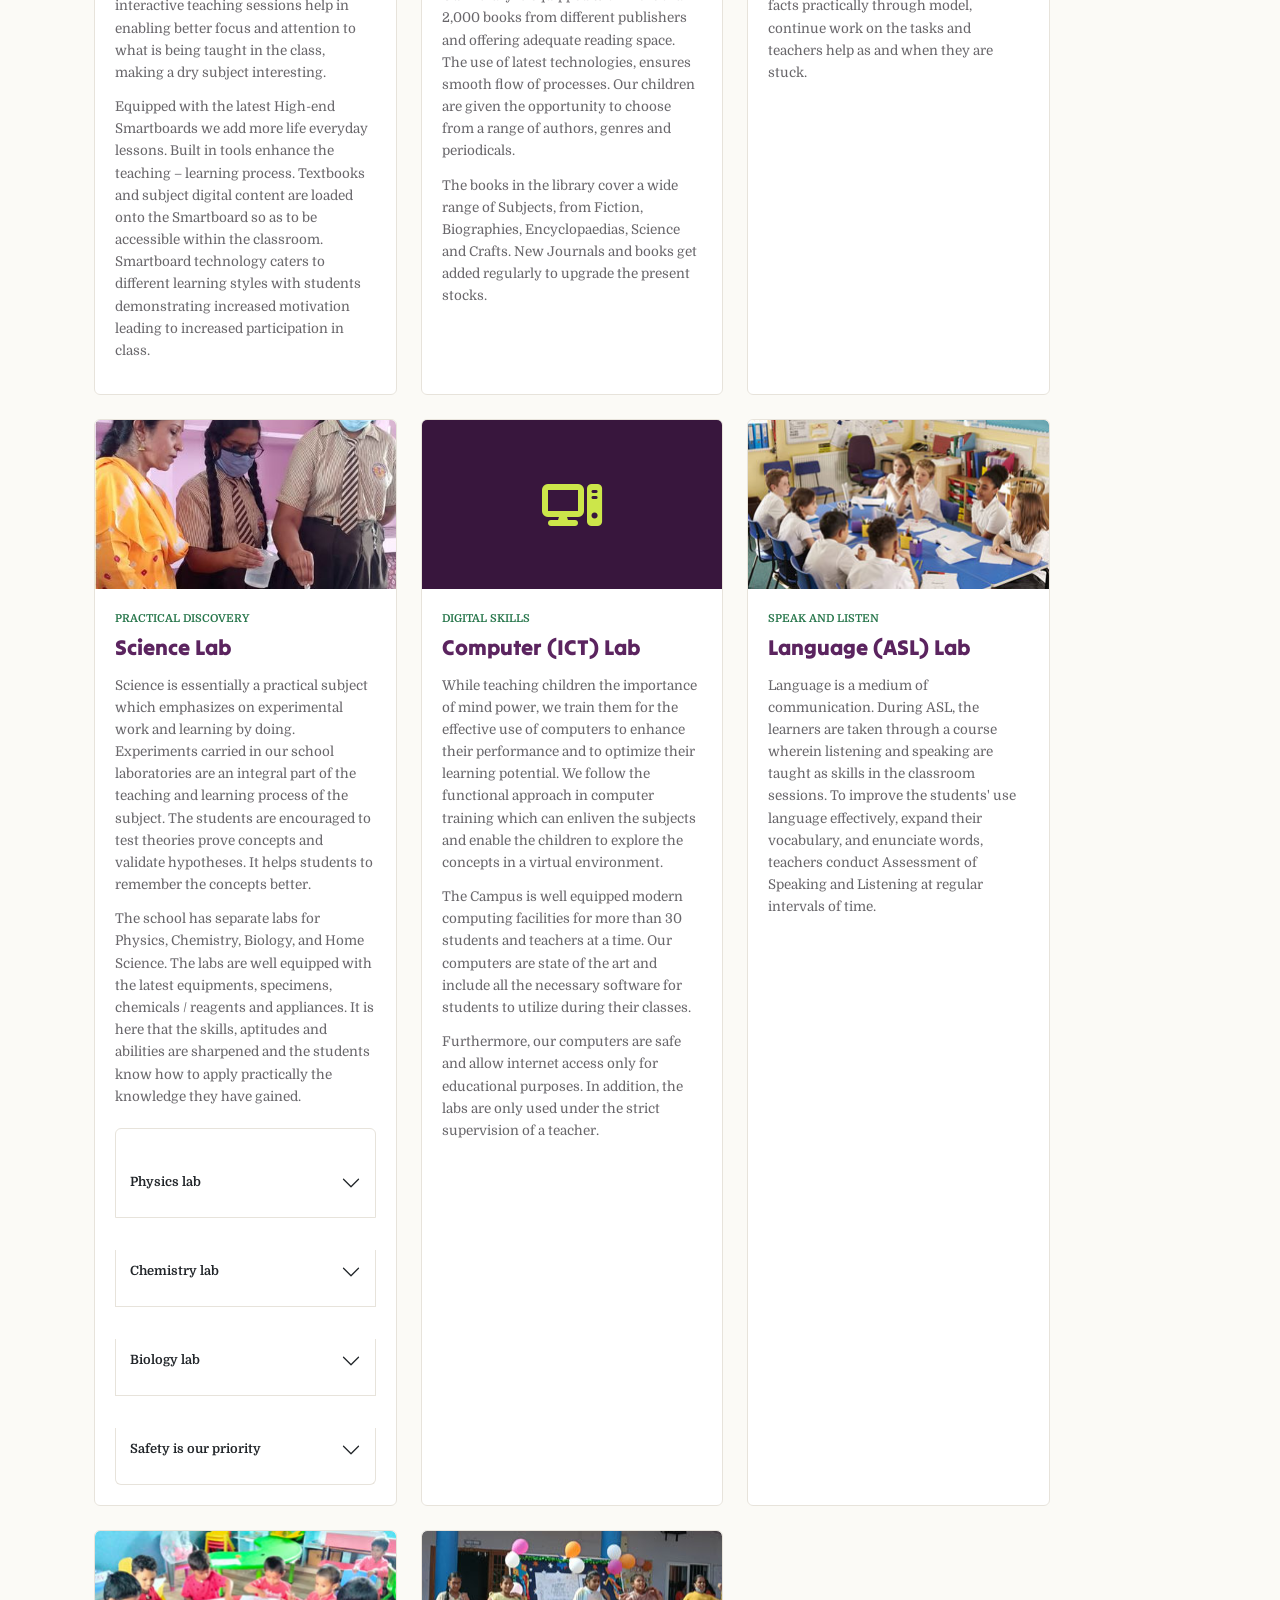
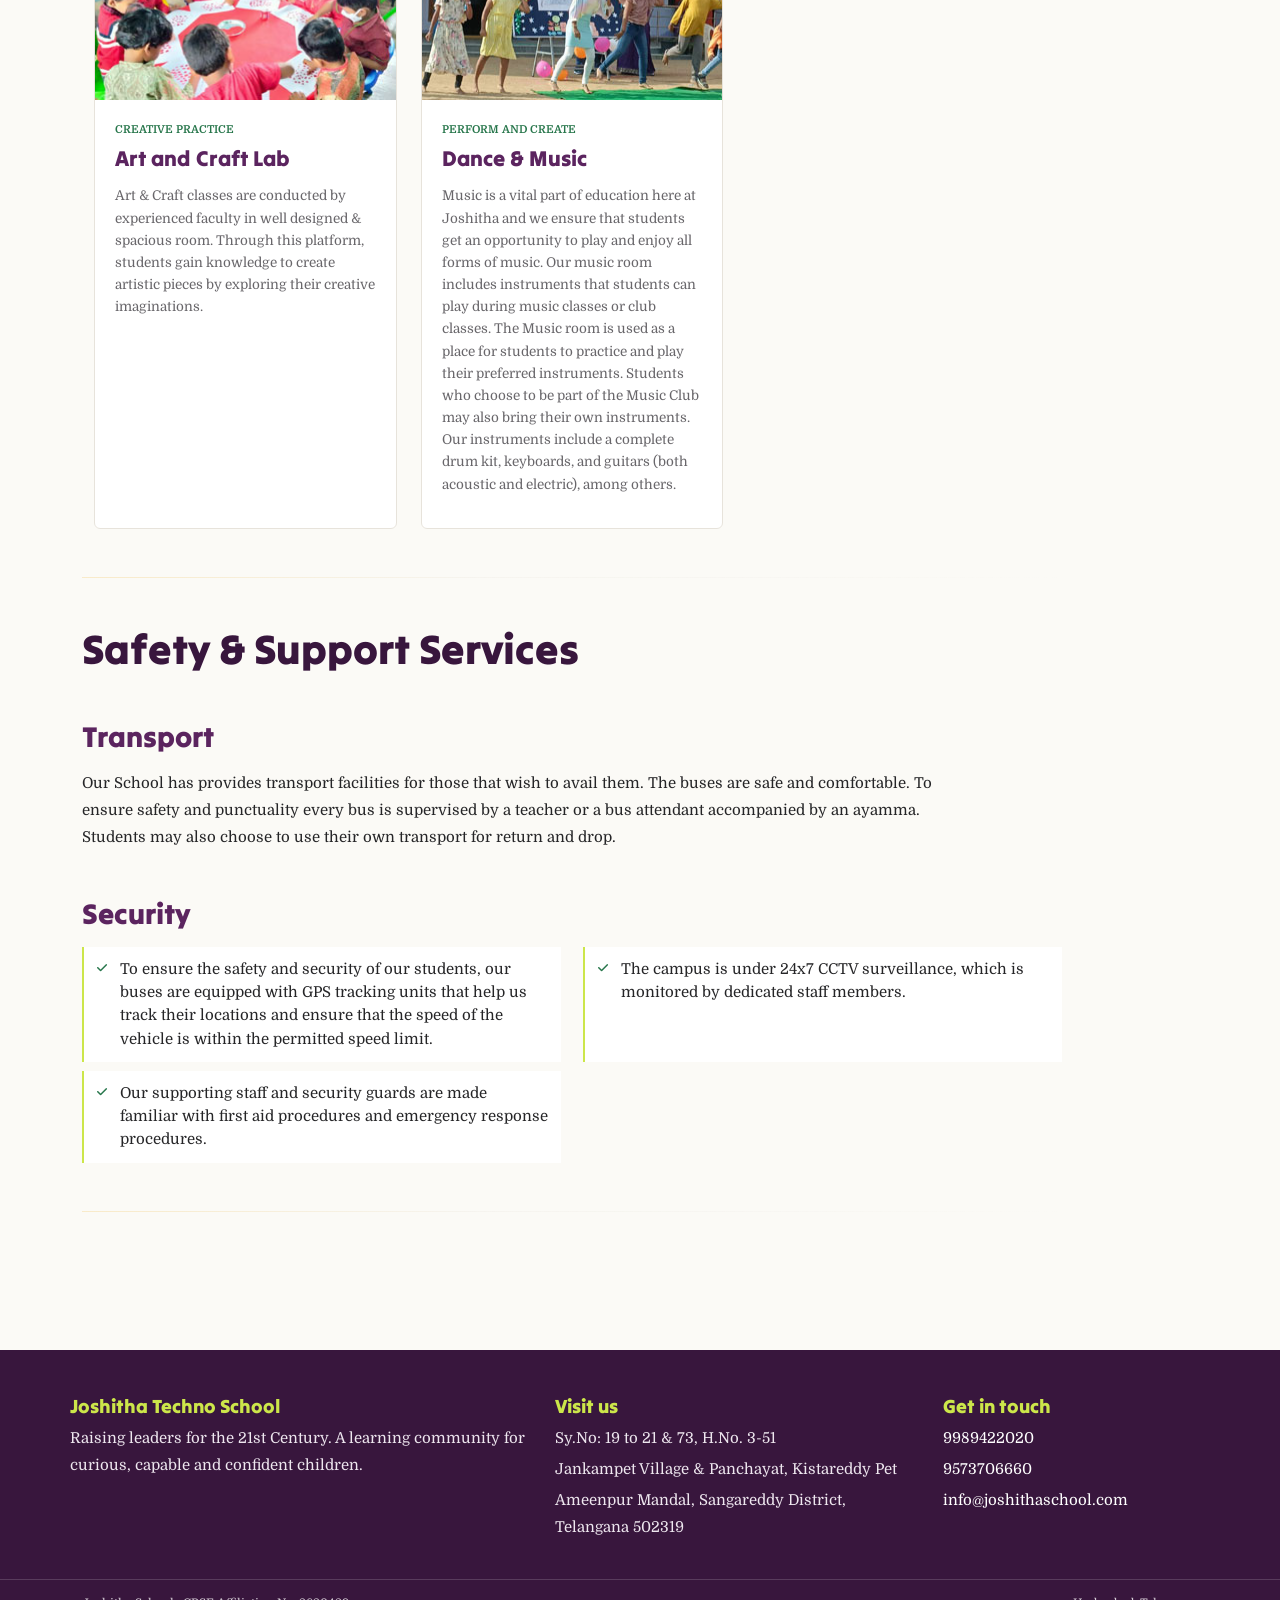
<file: infrastructure.html>
<!doctype html>
<html lang="en">
<head>
  <meta charset="utf-8">
  <meta name="viewport" content="width=device-width, initial-scale=1">
  <meta name="theme-color" content="#5b245f">
  <meta name="description" content="Explore Joshitha School's campus, sports and learning facilities.">
  <title>Infrastructure | Joshitha School</title>
  <link rel="preconnect" href="https://fonts.googleapis.com">
  <link rel="preconnect" href="https://fonts.gstatic.com" crossorigin>
  <link href="https://fonts.googleapis.com/css2?family=Domine:wght@400;500;600;700&family=Tilt+Warp&display=swap" rel="stylesheet">
  <link href="https://cdn.jsdelivr.net/npm/bootstrap@5.3.8/dist/css/bootstrap.min.css" rel="stylesheet">
  <link href="https://cdnjs.cloudflare.com/ajax/libs/font-awesome/6.7.2/css/all.min.css" rel="stylesheet">
  <link href="site.css" rel="stylesheet">
</head>
<body data-page="infrastructure">
  <div id="site-shell"></div>
<main id="site-content" class="container">
  <section class="page-view" aria-labelledby="page-title">
    <div class="page-heading"><h2 id="page-title">Infrastructure</h2></div>
    <div class="content-flow">
      <h1 id="campus-facilities">Campus Facilities</h1>
      <nav class="infrastructure-feature-nav mb-4" aria-label="Infrastructure sections">
        <ul class="nav nav-pills flex-wrap gap-2">
          <li class="nav-item"><a class="nav-link" href="#campus-facilities">Campus</a></li>
          <li class="nav-item"><a class="nav-link" href="#sports">Sports</a></li>
          <li class="nav-item"><a class="nav-link" href="#academic-infrastructure">Academic facilities</a></li>
          <li class="nav-item"><a class="nav-link" href="#safety-support">Safety &amp; support</a></li>
        </ul>
      </nav>
      <h2>About Campus</h2>
      <p>We currently operate at Janakampet in Hyderabad. Our campus is equipped with state of the art facilities and infrastructure that support the educational program we provide.</p>
      <p>Our campus covers two acres. It includes grades from pre-primary till Grade 8. The school has all the required amenities like science laboratories, computer labs, libraries, art and craft room, music room, clinic, Multipurpose hall and staff-rooms in addition to state-of-the-art classrooms. We also have a football field, a basketball court, a 200m running track and a separate playground for our primary school children. The campus also boasts a large variety of sustainably maintained fruit and flowering plants such as papaya, tamarind, bananas, guavas etc.</p>
      <h2 class="mt-5">Campus in pictures</h2>
      <div class="row row-cols-1 row-cols-sm-2 row-cols-xl-3 g-3 infrastructure-feature-grid">
        <div class="col"><article class="card infrastructure-feature-card h-100"><div class="ratio ratio-4x3"><img src="images/infrastructure/campus-1.jpg" class="card-img-top" alt="Joshitha School campus and grounds" loading="lazy"></div><div class="card-body"><h3 class="card-title">Campus grounds</h3><p class="card-text">A two-acre campus with space for learning, sport and outdoor activity.</p></div></article></div>
        <div class="col"><article class="card infrastructure-feature-card h-100"><div class="ratio ratio-4x3"><img src="images/infrastructure/science-lab-1.jpg" class="card-img-top" alt="Students carrying out a supervised science experiment" loading="lazy"></div><div class="card-body"><h3 class="card-title">Science laboratories</h3><p class="card-text">Practical lessons encourage students to test ideas and learn by doing.</p></div></article></div>
        <div class="col"><article class="card infrastructure-feature-card h-100"><div class="ratio ratio-4x3"><img src="images/infrastructure/science-lab-1 (1).jpg" class="card-img-top" alt="Teacher guiding students during a lab activity" loading="lazy"></div><div class="card-body"><h3 class="card-title">Guided experiments</h3><p class="card-text">Lab work takes place with support from the school’s educators.</p></div></article></div>
        <div class="col"><article class="card infrastructure-feature-card h-100"><div class="ratio ratio-4x3"><img src="images/infrastructure/science-lab-1 (2).jpg" class="card-img-top" alt="Students working together at a laboratory bench" loading="lazy"></div><div class="card-body"><h3 class="card-title">Learning together</h3><p class="card-text">Students build confidence through hands-on, collaborative learning.</p></div></article></div>
        <div class="col"><article class="card infrastructure-feature-card h-100"><div class="ratio ratio-4x3"><img src="images/infrastructure/science-lab-2.jpg" class="card-img-top" alt="Science lab activity at Joshitha School" loading="lazy"></div><div class="card-body"><h3 class="card-title">Explore science</h3><p class="card-text">Dedicated lab spaces support practical science experiences.</p></div></article></div>
        <div class="col"><article class="card infrastructure-feature-card h-100"><div class="ratio ratio-4x3"><img src="images/infrastructure/library.jpg" class="card-img-top" alt="Books and reading space in the school library" loading="lazy"></div><div class="card-body"><h3 class="card-title">Library</h3><p class="card-text">A welcoming space for reading, research and independent discovery.</p></div></article></div>
        <div class="col"><article class="card infrastructure-feature-card h-100"><div class="ratio ratio-4x3"><img src="images/infrastructure/hall-1.jpg" class="card-img-top" alt="School multipurpose hall" loading="lazy"></div><div class="card-body"><h3 class="card-title">Multipurpose hall</h3><p class="card-text">A flexible venue for school programmes, talks and gatherings.</p></div></article></div>
        <div class="col"><article class="card infrastructure-feature-card h-100"><div class="ratio ratio-4x3"><img src="images/infrastructure/auditorium-1.jpg" class="card-img-top" alt="Students presenting a school programme on stage" loading="lazy"></div><div class="card-body"><h3 class="card-title">Student events</h3><p class="card-text">A stage for students to share their talents with the school community.</p></div></article></div>
        <div class="col"><article class="card infrastructure-feature-card h-100"><div class="ratio ratio-4x3"><img src="images/infrastructure/auditorium-2.jpg" class="card-img-top" alt="School auditorium prepared for a student event" loading="lazy"></div><div class="card-body"><h3 class="card-title">Open-air auditorium</h3><p class="card-text">School events bring students together to perform and celebrate.</p></div></article></div>
        <div class="col"><article class="card infrastructure-feature-card h-100"><div class="ratio ratio-4x3"><img src="images/infrastructure/infirmary.jpg" class="card-img-top" alt="School infirmary room" loading="lazy"></div><div class="card-body"><h3 class="card-title">Infirmary</h3><p class="card-text">A dedicated room for students who need care during school hours.</p></div></article></div>
        <div class="col"><article class="card infrastructure-feature-card h-100"><div class="ratio ratio-4x3"><img src="images/infrastructure/transport.jpg" class="card-img-top" alt="Joshitha School transport bus" loading="lazy"></div><div class="card-body"><h3 class="card-title">School transport</h3><p class="card-text">Transport service supports students travelling to and from campus.</p></div></article></div>
      </div>
      <h3>Accessibility:</h3>
      <p>Since the inception of this institution, Joshitha has ensured that its campus supports and meets the needs of individuals with physical disabilities. The campus has been improved to allow students with physical disabilities to take full advantage of the education, facilities and services provided. In addition, Joshitha supports the education of students with mental disabilities as well. We have Special Needs teachers and facilities to ensure that every child is included and supported in the educational process.</p>
      <h2 id="sports">Sports</h2>
      <p>Sports are a positive aid to educational development and imperative for the formation of a sense of self-esteem in an individual. Every student is an ambassador of the true spirit of Joshitha – on and off the field. Our school has sprawling grounds, giving a chance to nurture our students in fresh air and sunshine. We offer various sports under the guidance of experts from respective fields. Year after year our students have excelled in many sport meets and competitions, bringing laurels and glory to our school.</p>
      <h4>Sporting facilities include:</h4>
      <ul>
  <li>Outdoor</li>
  <li>One Kho-kho Court</li>
  <li>One kabadi Court</li>
  <li>One Volleyball Court</li>
  <li>One Basket Ball Court</li>
  <li>One Half size Football Court</li>
  <li>One Tennis and Shuttle Court</li>
  <li>Roller-skating</li>
  <li>Indoor</li>
  <li>Chess &amp; Carrom-board</li>
  <li>Yoga</li>
  <li>Martial arts</li>
  <li>Multi-utility Hall</li>
</ul>
      <h2>Infirmary</h2>
      <p>The school has an infirmary for the care of the infirm, sick or injured students who are given first-aid and taken care of. In Infirmary with lots, first aid kit is available to those students who fall sick during school hours till the time the parents take them home.</p>
      <h2>Multipurpose hall</h2>
      <p>We have spacious multipurpose area with updated technology where our students display their talents. Many of our programmes, guest lectures and professional development trainings are held in these halls.</p>
      <h2>Open Air Auditorium</h2>
      <p>Our open-air Auditorium serves as the stage for the many student-run productions and events hosted by the school. The auditorium is equipped with the latest in sound and lighting technology to provide our students with the best platform to showcase their abilities.</p>
      <h2>Green Initiatives</h2>
      <p>At Joshitha, students regularly interact with our fresh, green garden spaces. The free area in school has been efficiently used to plant various crops, including sustainably maintained papaya, tamarind, bananas, guavas and a large variety of flowering plants, allowing students to observe a variety of plants in the same environment. These plants are also neatly tagged with their common name and botanical name, allowing our students to relate what they see with their classroom learning.</p>
      <h3>Student PARTICIPATION</h3>
      <p>Students are also encouraged to actively participate in maintaining our school garden, by allowing them to plant crops, think of innovative ways to plant plants in recyclable material like old tires or plastic bottles, and also encourage their peers and juniors to be more aware of their environment and will them to participate in keeping their school clean and green.</p>
      <p>Moreover, green spaces tend to attract various butterflies and birds, allowing our students to observe this ecosystem and stay connected with nature. Having a green environment in school helps keep both our teachers and students to keep a fresh mind and stay active.</p>
      <hr class="page-break">
      <h1 id="academic-infrastructure">Academic Infrastructure</h1>
      <div class="row row-cols-1 row-cols-md-2 row-cols-xl-3 g-4 academic-facility-grid">
        <div class="col"><article class="card academic-facility-card h-100"><div class="ratio ratio-16x9"><img src="images/teaching/digital-classroom.jpg" class="card-img-top" alt="Digital classroom with interactive teaching technology" loading="lazy"></div><div class="card-body"><span class="facility-kicker">Interactive learning</span><h2 class="card-title">Digital Class Rooms</h2><p class="card-text">The school has a teaching tool that’s known for its creative, imaginative and innovative approach that make learning engrossing, inspiring and interesting. To make learning proactive and interactive, teachers make use of a Technologically advanced version of Digital boards in Classrooms. These interactive teaching sessions help in enabling better focus and attention to what is being taught in the class, making a dry subject interesting.</p><p class="card-text">Equipped with the latest High-end Smartboards we add more life everyday lessons. Built in tools enhance the teaching – learning process. Textbooks and subject digital content are loaded onto the Smartboard so as to be accessible within the classroom. Smartboard technology caters to different learning styles with students demonstrating increased motivation leading to increased participation in class.</p></div></article></div>
        <div class="col"><article class="card academic-facility-card h-100"><div class="ratio ratio-16x9"><img src="images/infrastructure/library.jpg" class="card-img-top" alt="Joshitha School library and reading space" loading="lazy"></div><div class="card-body"><span class="facility-kicker">Read and discover</span><h2 class="card-title">Library</h2><p class="card-text">The library plays an integral part in the delivery of the curricular program. It provides supporting material for learning in the classrooms and help(s) teach skills required by the students to become literate(intellectual), informed, and able to face the world.</p><p class="card-text">Our library is equipped with more than 2,000 books from different publishers and offering adequate reading space. The use of latest technologies, ensures smooth flow of processes. Our children are given the opportunity to choose from a range of authors, genres and periodicals.</p><p class="card-text">The books in the library cover a wide range of Subjects, from Fiction, Biographies, Encyclopaedias, Science and Crafts. New Journals and books get added regularly to upgrade the present stocks.</p></div></article></div>
        <div class="col"><article class="card academic-facility-card h-100"><div class="ratio ratio-16x9"><img src="images/teaching/abacus.jpg" class="card-img-top" alt="Abacus learning activity" loading="lazy"></div><div class="card-body"><span class="facility-kicker">Learn by doing</span><h2 class="card-title">Maths Lab</h2><p class="card-text">Math lab helps the students in terms of learning, interest development, confidence development and subject effectiveness. The Math lab curriculum provides an opportunity for students to discover mathematics through doing. Math teachers allow students take interest to understand mathematical facts practically through model, continue work on the tasks and teachers help as and when they are stuck.</p></div></article></div>
        <div class="col"><article class="card academic-facility-card h-100"><div class="ratio ratio-16x9"><img src="images/infrastructure/science-lab-1.jpg" class="card-img-top" alt="Students carrying out a supervised science experiment" loading="lazy"></div><div class="card-body"><span class="facility-kicker">Practical discovery</span><h2 class="card-title">Science Lab</h2><p class="card-text">Science is essentially a practical subject which emphasizes on experimental work and learning by doing. Experiments carried in our school laboratories are an integral part of the teaching and learning process of the subject. The students are encouraged to test theories prove concepts and validate hypotheses. It helps students to remember the concepts better.</p><p class="card-text">The school has separate labs for Physics, Chemistry, Biology, and Home Science. The labs are well equipped with the latest equipments, specimens, chemicals / reagents and appliances. It is here that the skills, aptitudes and abilities are sharpened and the students know how to apply practically the knowledge they have gained.</p><div class="accordion academic-lab-accordion" id="science-lab-details">
          <div class="accordion-item"><h3 class="accordion-header" id="physics-heading"><button class="accordion-button collapsed" type="button" data-bs-toggle="collapse" data-bs-target="#physics-details" aria-expanded="false" aria-controls="physics-details">Physics lab</button></h3><div id="physics-details" class="accordion-collapse collapse" aria-labelledby="physics-heading" data-bs-parent="#science-lab-details"><div class="accordion-body">The Physics lab allows for a complete practical experience in kinematics to electricity.</div></div></div>
          <div class="accordion-item"><h3 class="accordion-header" id="chemistry-heading"><button class="accordion-button collapsed" type="button" data-bs-toggle="collapse" data-bs-target="#chemistry-details" aria-expanded="false" aria-controls="chemistry-details">Chemistry lab</button></h3><div id="chemistry-details" class="accordion-collapse collapse" aria-labelledby="chemistry-heading" data-bs-parent="#science-lab-details"><div class="accordion-body">From titrations to deducing boiling points, our Chemistry lab is the perfect place for every experiment. We have a range of chemicals used for a variety of experiments and practical work.</div></div></div>
          <div class="accordion-item"><h3 class="accordion-header" id="biology-heading"><button class="accordion-button collapsed" type="button" data-bs-toggle="collapse" data-bs-target="#biology-details" aria-expanded="false" aria-controls="biology-details">Biology lab</button></h3><div id="biology-details" class="accordion-collapse collapse" aria-labelledby="biology-heading" data-bs-parent="#science-lab-details"><div class="accordion-body">The Biology lab allows students to examine and investigate the wonders of life. With microscopes and specimens (both plant and animal), students can explore, experiment and discover the wonders of nature beyond the classroom.</div></div></div>
          <div class="accordion-item"><h3 class="accordion-header" id="lab-safety-heading"><button class="accordion-button collapsed" type="button" data-bs-toggle="collapse" data-bs-target="#lab-safety-details" aria-expanded="false" aria-controls="lab-safety-details">Safety is our priority</button></h3><div id="lab-safety-details" class="accordion-collapse collapse" aria-labelledby="lab-safety-heading" data-bs-parent="#science-lab-details"><div class="accordion-body">All students wear lab coats, goggles and gloves when handling chemicals, furthermore, no experiments are conducted without the supervision of a professional. In addition, safety posters are displayed in all labs to ensure an educational and safe experience when dealing with equipment and chemicals.</div></div></div>
        </div></div></article></div>
        <div class="col"><article class="card academic-facility-card academic-facility-card-icon h-100"><div class="facility-icon-panel"><i class="fa-solid fa-computer" aria-hidden="true"></i></div><div class="card-body"><span class="facility-kicker">Digital skills</span><h2 class="card-title">Computer (ICT) Lab</h2><p class="card-text">While teaching children the importance of mind power, we train them for the effective use of computers to enhance their performance and to optimize their learning potential. We follow the functional approach in computer training which can enliven the subjects and enable the children to explore the concepts in a virtual environment.</p><p class="card-text">The Campus is well equipped modern computing facilities for more than 30 students and teachers at a time. Our computers are state of the art and include all the necessary software for students to utilize during their classes.</p><p class="card-text">Furthermore, our computers are safe and allow internet access only for educational purposes. In addition, the labs are only used under the strict supervision of a teacher.</p></div></article></div>
        <div class="col"><article class="card academic-facility-card h-100"><div class="ratio ratio-16x9"><img src="images/teaching/group-discussion.jpg" class="card-img-top" alt="Students improving speaking and listening skills together" loading="lazy"></div><div class="card-body"><span class="facility-kicker">Speak and listen</span><h2 class="card-title">Language (ASL) Lab</h2><p class="card-text">Language is a medium of communication. During ASL, the learners are taken through a course wherein listening and speaking are taught as skills in the classroom sessions. To improve the students&#39; use language effectively, expand their vocabulary, and enunciate words, teachers conduct Assessment of Speaking and Listening at regular intervals of time.</p></div></article></div>
        <div class="col"><article class="card academic-facility-card h-100"><div class="ratio ratio-16x9"><img src="images/teaching/poster-making.jpg" class="card-img-top" alt="Students creating artwork and posters" loading="lazy"></div><div class="card-body"><span class="facility-kicker">Creative practice</span><h2 class="card-title">Art and Craft Lab</h2><p class="card-text">Art &amp; Craft classes are conducted by experienced faculty in well designed &amp; spacious room. Through this platform, students gain knowledge to create artistic pieces by exploring their creative imaginations.</p></div></article></div>
        <div class="col"><article class="card academic-facility-card h-100"><div class="ratio ratio-16x9"><img src="images/teaching/dance.jpg" class="card-img-top" alt="Students taking part in dance and music" loading="lazy"></div><div class="card-body"><span class="facility-kicker">Perform and create</span><h2 class="card-title">Dance &amp; Music</h2><p class="card-text">Music is a vital part of education here at Joshitha and we ensure that students get an opportunity to play and enjoy all forms of music. Our music room includes instruments that students can play during music classes or club classes. The Music room is used as a place for students to practice and play their preferred instruments. Students who choose to be part of the Music Club may also bring their own instruments. Our instruments include a complete drum kit, keyboards, and guitars (both acoustic and electric), among others.</p></div></article></div>
      </div>
      <hr class="page-break">
      <h1 id="safety-support">Safety &amp; Support Services</h1>
      <h2>Transport</h2>
      <p>Our School has provides transport facilities for those that wish to avail them. The buses are safe and comfortable. To ensure safety and punctuality every bus is supervised by a teacher or a bus attendant accompanied by an ayamma. Students may also choose to use their own transport for return and drop.</p>
      <h2>Security</h2>
      <ul>
  <li>To ensure the safety and security of our students, our buses are equipped with GPS tracking units that help us track their locations and ensure that the speed of the vehicle is within the permitted speed limit.</li>
  <li>The campus is under 24x7 CCTV surveillance, which is monitored by dedicated staff members.</li>
  <li>Our supporting staff and security guards are made familiar with first aid procedures and emergency response procedures.</li>
</ul>
      <hr class="page-break">
    </div>
  </section>
</main>
  <div id="site-footer"></div>
  <script src="https://cdn.jsdelivr.net/npm/bootstrap@5.3.8/dist/js/bootstrap.bundle.min.js"></script>
  <script src="site-shell.js"></script>
</body>
</html>
</file>
<file: site.css>
:root {
      --plum: #5b245f;
      --plum-dark: #38163d;
      --leaf: #27764b;
      --lime: #cce64a;
      --sun: #f2bd45;
      --ink: #252527;
      --muted: #68666a;
      --paper: #fbfaf6;
      --line: #e7e3db;
      --display: "Tilt Warp", Georgia, serif;
      --body: "Domine", Georgia, serif;
    }
    * { box-sizing: border-box; }
    html { scroll-behavior: smooth; }
    body { margin: 0; color: var(--ink); background: var(--paper); font-family: var(--body); font-size: 15px; line-height: 1.8; }
    h1, h2, h3, h4, .brand-name { font-family: var(--display); font-weight: 400; line-height: 1.15; }
    a { color: var(--plum); }
    .topline { background: var(--plum-dark); color: #fff; font-size: .78rem; }
    .topline a { color: #fff; text-decoration: none; }
    .topline-inner { min-height: 38px; display: flex; align-items: center; justify-content: space-between; gap: 18px; }
    .topline-affiliation { color: var(--lime); font-size: .74rem; font-weight: 600; white-space: nowrap; }
    .site-nav { position: sticky; top: 0; z-index: 1020; background: rgba(251,250,246,.97); border-bottom: 1px solid var(--line); backdrop-filter: blur(12px); }
    .nav-inner { min-height: 82px; }
    .brand { display: inline-flex; align-items: center; gap: 12px; text-decoration: none; color: var(--plum-dark); }
    .brand img { width: 58px; height: 58px; object-fit: contain; }
    .brand-name { display: block; font-size: 1.15rem; }
    .brand-caption { display: block; color: var(--muted); font-size: .65rem; line-height: 1.4; }
    .navbar-nav { gap: 2px; }
    .nav-link { color: #454147; font-size: .77rem; padding: .55rem .58rem !important; white-space: nowrap; }
    .nav-link:hover, .nav-link.active { color: var(--plum); }
    .nav-link.active { box-shadow: inset 0 -2px var(--sun); }
    .navbar-toggler { border-color: var(--line); }
    .hero { position: relative; min-height: 550px; display: grid; align-items: center; overflow: hidden; background: var(--plum-dark); color: #fff; }
    .hero::before { content: ""; position: absolute; inset: 0; background: linear-gradient(90deg, rgba(35,14,39,.91) 0%, rgba(35,14,39,.74) 43%, rgba(35,14,39,.12) 100%), url("images/teaching/playgroud.jpg") center 46% / cover; }
    .hero::after { content: ""; position: absolute; inset: auto 0 0; height: 12px; background: repeating-linear-gradient(135deg, var(--lime) 0 14px, var(--sun) 14px 28px); }
    .hero-copy { position: relative; z-index: 1; max-width: 700px; padding: 80px 0 96px; animation: arrive .7s ease-out both; }
    .eyebrow { display: inline-flex; align-items: center; gap: 9px; color: var(--lime); font-size: .72rem; text-transform: uppercase; letter-spacing: .08em; }
    .hero h1 { margin: 18px 0; font-size: clamp(2.9rem, 5vw, 5.4rem); }
    .hero-quote { max-width: 540px; margin-bottom: 26px; font-size: 1.08rem; color: #f2ecf3; }
    .hero-actions { display: flex; flex-wrap: wrap; gap: 11px; }
    .btn-school { --bs-btn-color: var(--plum-dark); --bs-btn-bg: var(--lime); --bs-btn-border-color: var(--lime); --bs-btn-hover-color: var(--plum-dark); --bs-btn-hover-bg: #d9ed78; --bs-btn-hover-border-color: #d9ed78; font-weight: 700; }
    .btn-outline-light { font-weight: 600; }
    .intro-strip { position: relative; z-index: 1; background: #fff; border-bottom: 1px solid var(--line); }
    .intro-item { display: flex; align-items: center; gap: 13px; min-height: 92px; padding: 15px 18px; }
    .intro-item + .intro-item { border-left: 1px solid var(--line); }
    .intro-icon { color: var(--leaf); font-size: 1.25rem; }
    .intro-item strong { display: block; font-family: var(--display); font-size: .95rem; }
    .intro-item span:last-child { display: block; color: var(--muted); font-size: .73rem; line-height: 1.4; }
    main { min-height: 60vh; }
    .page-view { padding: 74px 0 90px; animation: arrive .36s ease-out both; }
    .page-view[hidden] { display: none !important; }
    .page-heading { margin-bottom: 38px; padding-bottom: 20px; border-bottom: 1px solid var(--line); }
    .page-heading h2 { margin: 0; color: var(--plum); font-size: 2.6rem; }
    .page-heading::after { content: ""; display: block; width: 66px; height: 5px; margin-top: 16px; background: var(--sun); }
    .content-flow { max-width: 980px; }
    .content-flow h1 { margin: 0 0 23px; color: var(--plum-dark); font-size: 2.6rem; }
    .content-flow h2 { margin: 46px 0 17px; color: var(--plum); font-size: 1.8rem; }
    .content-flow h3 { margin: 32px 0 12px; color: var(--leaf); font-size: 1.35rem; }
    .content-flow h4 { margin: 24px 0 10px; color: var(--plum); font-size: 1.08rem; }
    .content-flow p { margin: 0 0 16px; max-width: 860px; }
    .content-flow ul { margin: 0 0 22px; padding: 0; list-style: none; display: grid; grid-template-columns: repeat(2, minmax(0, 1fr)); gap: 9px 22px; }
    .content-flow li { position: relative; padding: 11px 13px 11px 36px; border-left: 2px solid var(--lime); background: #fff; line-height: 1.55; }
    .content-flow li::before { content: "\f00c"; position: absolute; left: 13px; top: 13px; color: var(--leaf); font-family: "Font Awesome 6 Free"; font-size: .72rem; font-weight: 900; }
    .content-flow li a { font-weight: 600; text-decoration-thickness: 1px; text-underline-offset: 3px; }
    .content-flow li a[href^="pdf/"]::after { content: "\f08e"; margin-left: 7px; font-family: "Font Awesome 6 Free"; font-size: .7rem; }
    .contact-tile-grid { display: grid; grid-template-columns: 1fr; gap: 18px; margin-top: 18px; }
    .contact-tile { display: flex; flex-direction: column; min-height: 100%; padding: 20px 18px; border-radius: 18px; border: 1px solid rgba(91,36,95,.12); box-shadow: 0 12px 28px rgba(34,26,54,.08); }
    .contact-tile .contact-tile-label { display: inline-flex; align-items: center; gap: 8px; margin-bottom: 12px; font-family: var(--display); font-size: 1.05rem; letter-spacing: .03em; color: var(--plum-dark); }
    .contact-tile .contact-tile-label::before { content: ""; width: 12px; height: 12px; border-radius: 50%; background: var(--sun); box-shadow: 0 0 0 4px rgba(242,189,69,.16); }
    .contact-tile-address { background: linear-gradient(135deg, rgba(91,36,95,.08), rgba(242,189,69,.18)); }
    .contact-tile-call { background: linear-gradient(135deg, rgba(39,118,75,.10), rgba(204,230,74,.16)); }
    .contact-tile-mail { background: linear-gradient(135deg, rgba(91,36,95,.10), rgba(116,163,219,.12)); }
    .contact-tile-list { margin: 0; padding: 0; list-style: none; display: grid; gap: 8px; }
    .contact-tile-list li { position: relative; padding: 0; border-left: 0; background: transparent; line-height: 1.6; list-style: none; }
    .contact-tile-list li::before { content: none; }
    .contact-tile-list a { color: var(--plum); font-weight: 700; }
    .page-break { height: 1px; margin: 48px 0; border: 0; background: linear-gradient(90deg, var(--sun), var(--line) 40%, transparent); }
    .feature-band { margin: 44px 0; padding: 34px; color: #fff; background: var(--leaf); display: grid; grid-template-columns: 1fr auto; align-items: center; gap: 20px; }
    .feature-band h3 { margin: 0 0 8px; color: #fff; }
    .feature-band p { margin: 0; }
    .feature-band .btn { white-space: nowrap; }
    .admission-age-grid { display: grid; grid-template-columns: repeat(4, minmax(0, 1fr)); gap: 12px; margin: 18px 0 32px; }
    .age-pill { display: flex; flex-direction: column; gap: 6px; padding: 14px 12px; border-radius: 14px; background: linear-gradient(135deg, #f8eefb, #eefaf2); border: 1px solid rgba(91,36,95,.12); box-shadow: none; }
    .age-pill span { color: var(--plum); font-size: .72rem; font-weight: 700; letter-spacing: .08em; text-transform: uppercase; }
    .age-pill strong { font-family: var(--display); font-size: 1.12rem; color: var(--plum-dark); font-weight: 500; }
    .admission-steps { display: grid; grid-template-columns: 1fr; gap: 18px; margin-top: 18px; }
    .admission-step { position: relative; padding: 18px 18px 8px; border-radius: 20px; border: 1px solid rgba(91,36,95,.12); box-shadow: 0 12px 30px rgba(53,24,60,.05); }
    .admission-step::before { content: ""; position: absolute; inset: 0 auto auto 0; width: 100%; height: 8px; border-radius: 20px 20px 0 0; }
    .step-one::before { background: linear-gradient(90deg, var(--sun), #f7d26d); }
    .step-two::before { background: linear-gradient(90deg, var(--leaf), #69b88d); }
    .step-three::before { background: linear-gradient(90deg, var(--plum), #8b5a9b); }
    .step-one { background: linear-gradient(180deg, rgba(242,189,69,.10), rgba(255,255,255,.90)); }
    .step-two { background: linear-gradient(180deg, rgba(39,118,75,.08), rgba(255,255,255,.90)); }
    .step-three { background: linear-gradient(180deg, rgba(91,36,95,.08), rgba(255,255,255,.90)); }
    .step-head { display: flex; flex-direction: column; gap: 6px; margin-bottom: 12px; }
    .step-head span { color: var(--muted); font-size: .72rem; font-weight: 700; letter-spacing: .12em; text-transform: uppercase; }
    .step-head strong { font-family: var(--display); font-size: 1.5rem; color: var(--plum-dark); }
    .admission-step ul { margin: 0; padding: 0; display: grid; gap: 10px; list-style: none; }
    .admission-step li { position: relative; padding: 10px 12px 10px 42px; border-radius: 12px; line-height: 1.6; color: var(--ink); background: rgba(255,255,255,.58); border: 1px solid rgba(91,36,95,.08); }
    .admission-step li::before { position: absolute; left: 13px; top: 11px; display: grid; place-items: center; width: 18px; height: 18px; border-radius: 50%; font-family: "Font Awesome 6 Free"; font-size: .64rem; font-weight: 900; color: #fff; }
    .step-one li::before { content: "\f00c"; background: var(--sun); }
    .step-two li::before { content: "\f0c5"; background: var(--leaf); }
    .step-three li::before { content: "\f02e"; background: var(--plum); }
    .step-one li { background: rgba(255,255,255,.7); }
    .step-two li { background: rgba(39,118,75,.06); }
    .step-three li { background: rgba(91,36,95,.06); }
    @media (max-width: 991.98px) {
      .admission-age-grid { grid-template-columns: repeat(2, minmax(0, 1fr)); }
      .admission-steps { grid-template-columns: 1fr; }
    }
    @media (max-width: 575.98px) {
      .admission-age-grid { grid-template-columns: 1fr; }
    }
    .impact-band { margin: 28px 0 34px; padding: 26px 22px 18px; background: linear-gradient(135deg, #fffaf1, #f8f3ff); border: 1px solid rgba(91,36,95,.12); border-radius: 28px; box-shadow: 0 18px 42px rgba(53,24,60,.08); }
    .impact-header { display: flex; flex-wrap: wrap; align-items: end; justify-content: space-between; gap: 16px; margin-bottom: 18px; }
    .impact-kicker { display: inline-block; margin-bottom: 6px; color: var(--plum); font-size: .7rem; font-weight: 700; letter-spacing: .12em; text-transform: uppercase; }
    .impact-header h3 { margin: 0; color: var(--plum-dark); font-size: clamp(1.4rem, 2vw, 2rem); }
    .impact-grid { display: grid; grid-template-columns: repeat(4, minmax(0, 1fr)); gap: 14px; }
    .impact-stat { display: flex; flex-direction: column; justify-content: center; min-height: 146px; padding: 18px 16px; border-radius: 20px; border: 1px solid rgba(37,37,39,.06); box-shadow: inset 0 1px rgba(255,255,255,.4); }
    .impact-stat strong { display: block; margin-bottom: 6px; font-family: var(--display); font-size: clamp(2rem, 2.8vw, 3rem); line-height: 1; color: var(--plum-dark); }
    .impact-stat span { color: rgba(37, 37, 39, .8); font-size: .78rem; line-height: 1.4; font-weight: 700; letter-spacing: .04em; text-transform: uppercase; }
    .impact-stat:nth-child(odd) { transform: rotate(-1.2deg); }
    .impact-stat:nth-child(even) { transform: rotate(1deg); }
    .impact-stat-plum { background: linear-gradient(135deg, #f0dff8, #f8eefb); }
    .impact-stat-olive { background: linear-gradient(135deg, #eef8d0, #f6fbe6); }
    .impact-stat-gold { background: linear-gradient(135deg, #fff0b8, #fff9dd); }
    .impact-stat-mint { background: linear-gradient(135deg, #daf5e5, #f1fff8); }
    .impact-stat-sand { background: linear-gradient(135deg, #f8e4d3, #fff4ea); }
    .impact-stat-berry { background: linear-gradient(135deg, #f7d8e8, #fff2f8); }
    .impact-stat-forest { background: linear-gradient(135deg, #dfeae2, #f4faf5); }
    @media (max-width: 767.98px) {
      .impact-grid { grid-template-columns: repeat(2, minmax(0, 1fr)); }
      .impact-stat strong { font-size: 2.2rem; }
    }
    @media (max-width: 575.98px) {
      .impact-band { padding: 22px 16px 14px; }
      .impact-grid { grid-template-columns: 1fr; }
      .impact-header h3 { font-size: 1.35rem; }
      .impact-stat:nth-child(odd), .impact-stat:nth-child(even) { transform: none; }
    }
    .gallery-grid { display: grid; grid-template-columns: repeat(4, 1fr); gap: 14px; }
    .gallery-card { margin: 0; overflow: hidden; background: #fff; border: 1px solid var(--line); }
    .gallery-card img { display: block; width: 100%; aspect-ratio: 4 / 3; object-fit: cover; transition: transform .35s ease; }
    .gallery-card:hover img { transform: scale(1.035); }
    .gallery-card figcaption { padding: 10px 12px; color: var(--plum-dark); font-size: .8rem; }
    .infrastructure-feature-nav .nav-link { border: 1px solid var(--line); border-radius: 4px; color: var(--plum); background: #fff; font-size: .82rem; font-weight: 600; }
    .infrastructure-feature-nav .nav-link:hover, .infrastructure-feature-nav .nav-link:focus-visible { color: #fff; background: var(--plum); }
    .infrastructure-feature-nav .nav { display: flex; grid-template-columns: none; margin: 0; padding: 0; }
    .infrastructure-feature-nav .nav-item { padding: 0; border: 0; background: transparent; }
    .infrastructure-feature-nav .nav-item::before { content: none; }
    .infrastructure-feature-grid { margin-bottom: 48px; }
    .infrastructure-feature-card { overflow: hidden; border-color: var(--line); border-radius: 6px; transition: border-color .2s ease, transform .2s ease; }
    .infrastructure-feature-card:hover { transform: translateY(-3px); border-color: var(--leaf); }
    .infrastructure-feature-card img { width: 100%; height: 100%; object-fit: cover; }
    .infrastructure-feature-card .card-body { padding: 18px; }
    .infrastructure-feature-card .card-title { margin: 0 0 8px; color: var(--plum); font-size: 1.15rem; }
    .infrastructure-feature-card .card-text { margin: 0; color: var(--muted); font-size: .84rem; line-height: 1.65; }
    .academic-facility-grid { margin: 24px 0 48px; }
    .academic-facility-card { overflow: hidden; border-color: var(--line); border-radius: 6px; }
    .academic-facility-card img { width: 100%; height: 100%; object-fit: cover; }
    .academic-facility-card .card-body { padding: 20px; }
    .academic-facility-card .card-title { margin: 0 0 14px; color: var(--plum); font-size: 1.35rem; }
    .academic-facility-card .card-text { max-width: none; margin: 0 0 12px; color: var(--muted); font-size: .84rem; line-height: 1.65; }
    .facility-kicker { display: block; margin-bottom: 7px; color: var(--leaf); font-size: .68rem; font-weight: 700; text-transform: uppercase; }
    .facility-icon-panel { display: grid; aspect-ratio: 16 / 9; place-items: center; color: var(--lime); background: var(--plum-dark); font-size: 3rem; }
    .academic-lab-accordion { margin-top: 20px; --bs-accordion-active-color: var(--plum-dark); --bs-accordion-active-bg: #f5f1e8; --bs-accordion-btn-focus-box-shadow: 0 0 0 .2rem rgba(91,36,95,.14); }
    .academic-lab-accordion .accordion-item { border-color: var(--line); }
    .academic-lab-accordion .accordion-button { padding: 12px 14px; font-family: var(--body); font-size: .8rem; font-weight: 700; }
    .academic-lab-accordion .accordion-body { padding: 14px; color: var(--muted); font-size: .8rem; line-height: 1.65; }
    .teaching-methodology-tabs { margin: 24px 0 48px; }
    .teaching-methodology-tabs .nav-tabs { display: flex; grid-template-columns: none; gap: 0; margin: 0; padding: 0; border-bottom: 1px solid var(--line); }
    .teaching-methodology-tabs .nav-tabs .nav-item { padding: 0; border: 0; background: transparent; }
    .teaching-methodology-tabs .nav-tabs .nav-item::before { content: none; }
    .teaching-methodology-tabs .nav-tabs .nav-link { min-height: 54px; padding: 12px 20px !important; border-color: transparent transparent var(--line); border-radius: 0; color: var(--muted); background: transparent; font-size: .82rem; font-weight: 600; }
    .teaching-methodology-tabs .nav-tabs .nav-link:hover { color: var(--plum); border-color: transparent transparent var(--sun); }
    .teaching-methodology-tabs .nav-tabs .nav-link.active { color: var(--plum); border-color: var(--line) var(--line) var(--paper); background: var(--paper); box-shadow: inset 0 3px var(--sun); }
    .teaching-methodology-tabs .tab-content { padding-top: 18px; }
    @media (max-width: 575.98px) {
      .teaching-methodology-tabs .nav-tabs { display: grid; grid-template-columns: repeat(3, minmax(0, 1fr)); }
      .teaching-methodology-tabs .nav-tabs .nav-item { min-width: 0; }
      .teaching-methodology-tabs .nav-tabs .nav-link { width: 100%; min-height: 62px; padding: 10px 6px !important; font-size: .7rem; white-space: normal; }
    }
    .teaching-methodology-card { overflow: hidden; border-color: var(--line); border-radius: 6px; }
    .teaching-methodology-card img { width: 100%; height: 100%; object-fit: cover; }
    .teaching-methodology-card .card-body { padding: 20px; }
    .teaching-methodology-card .card-title { margin: 0 0 14px; color: var(--plum); font-size: 1.35rem; }
    .teaching-card-kicker { display: block; margin-bottom: 7px; color: var(--leaf); font-size: .68rem; font-weight: 700; text-transform: uppercase; }
    .content-flow .teaching-points { display: grid; grid-template-columns: repeat(2, minmax(0, 1fr)); gap: 10px; margin: 0; padding: 0; }
    .content-flow .teaching-points .list-group-item { display: block; min-width: 0; padding: 0; border: 0; background: transparent; }
    .content-flow .teaching-points .list-group-item::before { content: none; }
    .teaching-point-row { display: grid; grid-template-columns: 112px minmax(0, 1fr); align-items: center; gap: 15px; min-height: 96px; padding: 10px; border: 1px solid var(--line); border-radius: 5px; background: #fff; }
    .teaching-point-image { display: block; width: 112px; height: 76px; border-radius: 3px; object-fit: cover; }
    .teaching-point-text { color: var(--ink); font-size: .8rem; line-height: 1.6; }
    @media (max-width: 575.98px) {
      .content-flow .teaching-points { grid-template-columns: 1fr; }
      .teaching-point-row { grid-template-columns: 88px minmax(0, 1fr); gap: 11px; min-height: 82px; padding: 8px; }
      .teaching-point-image { width: 88px; height: 64px; }
      .teaching-point-text { font-size: .76rem; }
    }
    .enquiry-layout { display: grid; grid-template-columns: .8fr 1.2fr; gap: 42px; align-items: start; }
    .enquiry-note { padding: 28px; color: #fff; background: var(--plum); }
    .enquiry-note h3 { margin: 0 0 14px; color: var(--lime); }
    .enquiry-note a { color: white; }
    .form-label { font-size: .82rem; font-weight: 600; }
    .form-control, .form-select { border-color: #d8d3cc; border-radius: 2px; font-family: var(--body); font-size: .9rem; }
    .form-control:focus, .form-select:focus { border-color: var(--plum); box-shadow: 0 0 0 .2rem rgba(91,36,95,.12); }
    .site-footer { color: #eee7ef; background: var(--plum-dark); }
    .footer-main { padding: 45px 0 34px; }
    .footer-main h2 { color: var(--lime); font-size: 1.2rem; }
    .footer-main a { color: #fff; text-decoration: none; }
    .footer-main a:hover { text-decoration: underline; }
    .footer-bottom { padding: 13px 0; border-top: 1px solid rgba(255,255,255,.16); color: #d4cbd5; font-size: .74rem; }
    .back-top { position: fixed; right: 18px; bottom: 18px; z-index: 10; width: 44px; height: 44px; border: 0; color: var(--plum-dark); background: var(--lime); }
    @keyframes arrive { from { opacity: 0; transform: translateY(10px); } to { opacity: 1; transform: translateY(0); } }
    @media (max-width: 1199.98px) { .nav-link { font-size: .71rem; padding-inline: .38rem !important; } }
    @media (max-width: 991.98px) {
      .topline .topline-address { display: none; }
      .navbar-collapse { padding: 8px 0 16px; }
      .navbar-nav { display: grid; grid-template-columns: repeat(3, 1fr); }
      .nav-link { padding: 9px 10px !important; border-bottom: 1px solid var(--line); font-size: .78rem; }
      .nav-link.active { box-shadow: inset 3px 0 var(--sun); }
      .hero { min-height: 500px; }
      .intro-item { min-height: 82px; }
    }
    @media (max-width: 767.98px) {
      body { font-size: 14px; }
      .topline-inner { justify-content: center; flex-wrap: wrap; min-height: 34px; gap: 0 12px; padding-top: 3px; padding-bottom: 3px; }
      .nav-inner { min-height: 70px; }
      .brand img { width: 49px; height: 49px; }
      .brand-name { font-size: 1rem; }
      .brand-caption { font-size: .59rem; }
      .hero { min-height: 490px; }
      .hero::before { background: linear-gradient(90deg, rgba(35,14,39,.9), rgba(35,14,39,.63)), url("images/teaching/playgroud.jpg") center / cover; }
      .hero-copy { padding: 66px 0 78px; }
      .hero h1 { font-size: 3.25rem; }
      .hero-quote { font-size: .95rem; }
      .intro-item { padding: 12px 7px; gap: 8px; }
      .intro-icon { font-size: 1rem; }
      .intro-item strong { font-size: .78rem; }
      .intro-item span:last-child { font-size: .64rem; }
      .page-view { padding: 52px 0 65px; }
      .page-heading { margin-bottom: 28px; }
      .page-heading h2 { font-size: 2.05rem; }
      .content-flow h1 { font-size: 2.1rem; }
      .content-flow h2 { margin-top: 36px; font-size: 1.55rem; }
      .content-flow ul { grid-template-columns: 1fr; gap: 7px; }
      .feature-band { grid-template-columns: 1fr; padding: 25px; }
      .feature-band .btn { justify-self: start; }
      .gallery-grid { grid-template-columns: repeat(2, 1fr); gap: 10px; }
      .gallery-card figcaption { padding: 8px; font-size: .72rem; }
      .enquiry-layout { grid-template-columns: 1fr; gap: 24px; }
      .footer-main > .row { margin-left: 0; margin-right: 0; }
    }
    @media (max-width: 420px) {
      .navbar-nav { grid-template-columns: repeat(2, 1fr); }
      .intro-item { align-items: flex-start; flex-direction: column; gap: 5px; }
      .hero h1 { font-size: 2.8rem; }
      .gallery-grid { grid-template-columns: 1fr 1fr; }
    }
    @media (prefers-reduced-motion: reduce) { *, *::before, *::after { scroll-behavior: auto !important; animation-duration: .01ms !important; transition-duration: .01ms !important; } }
</file>
